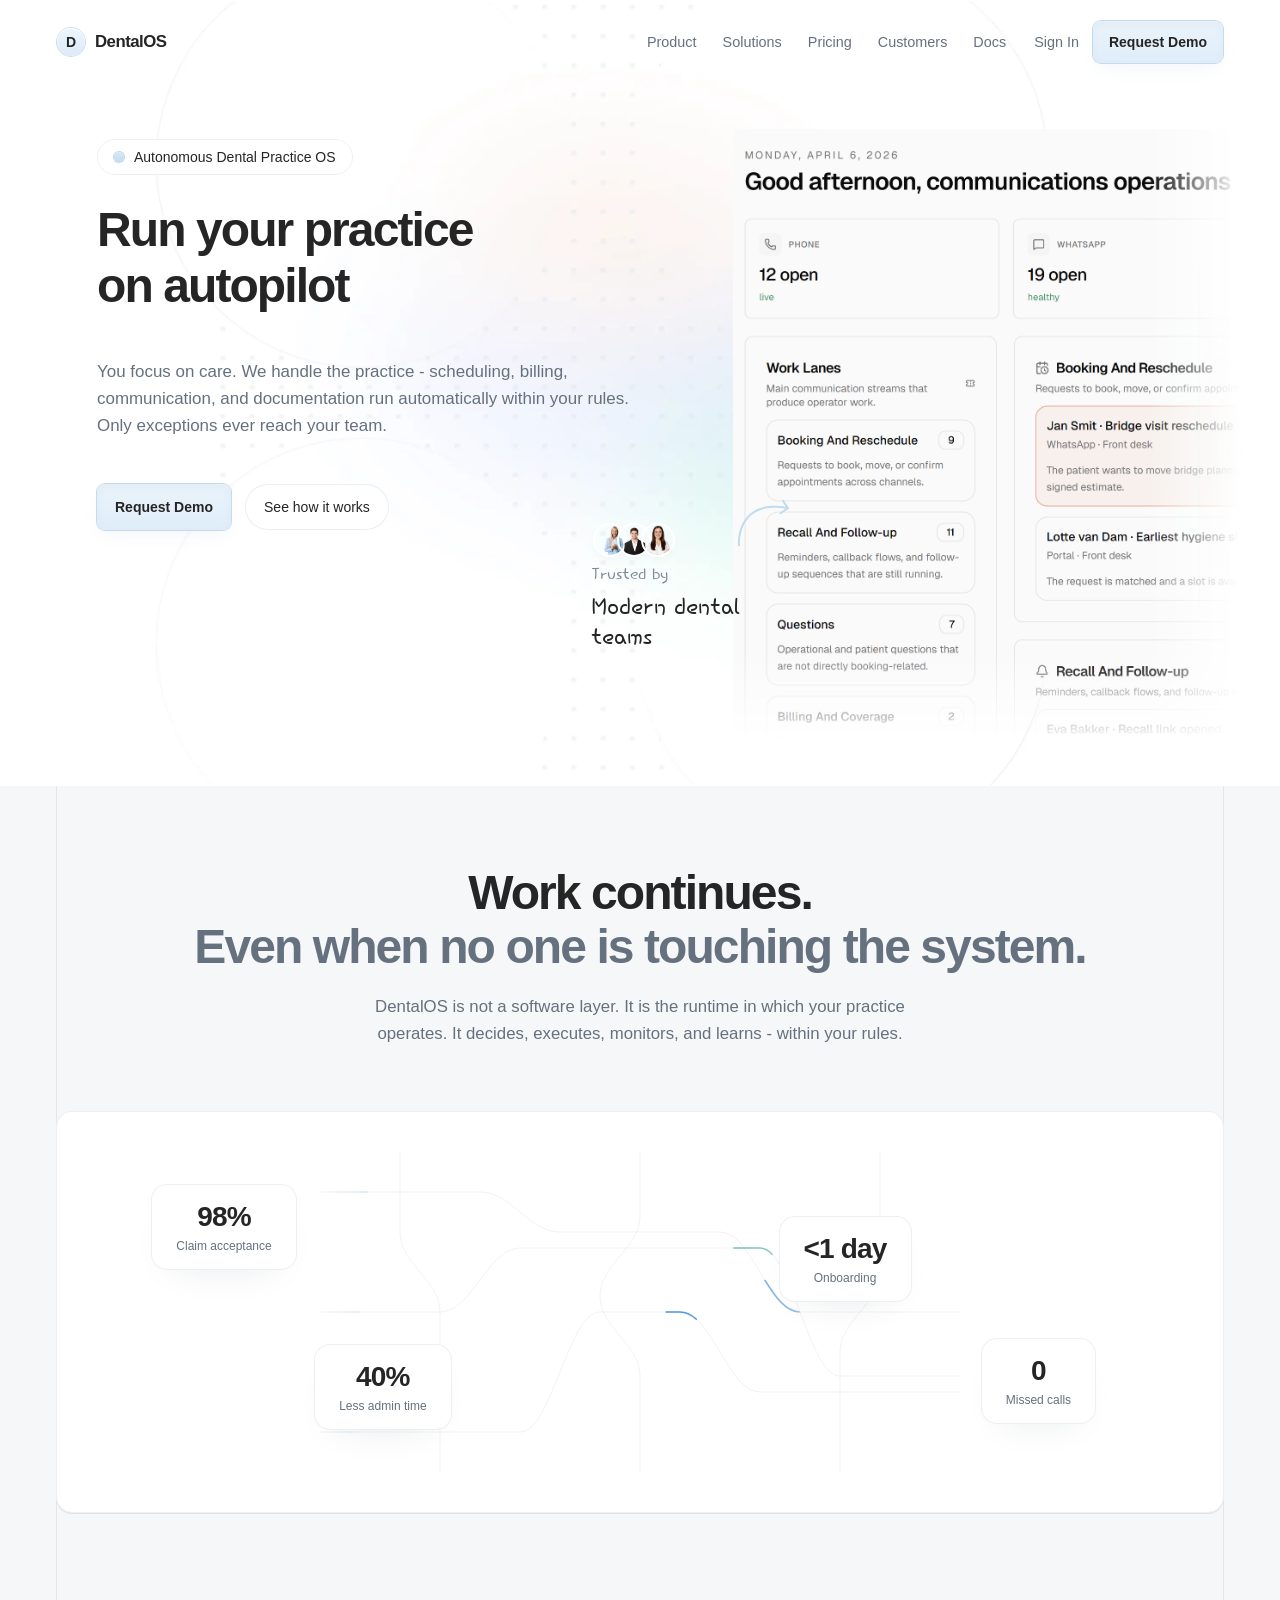
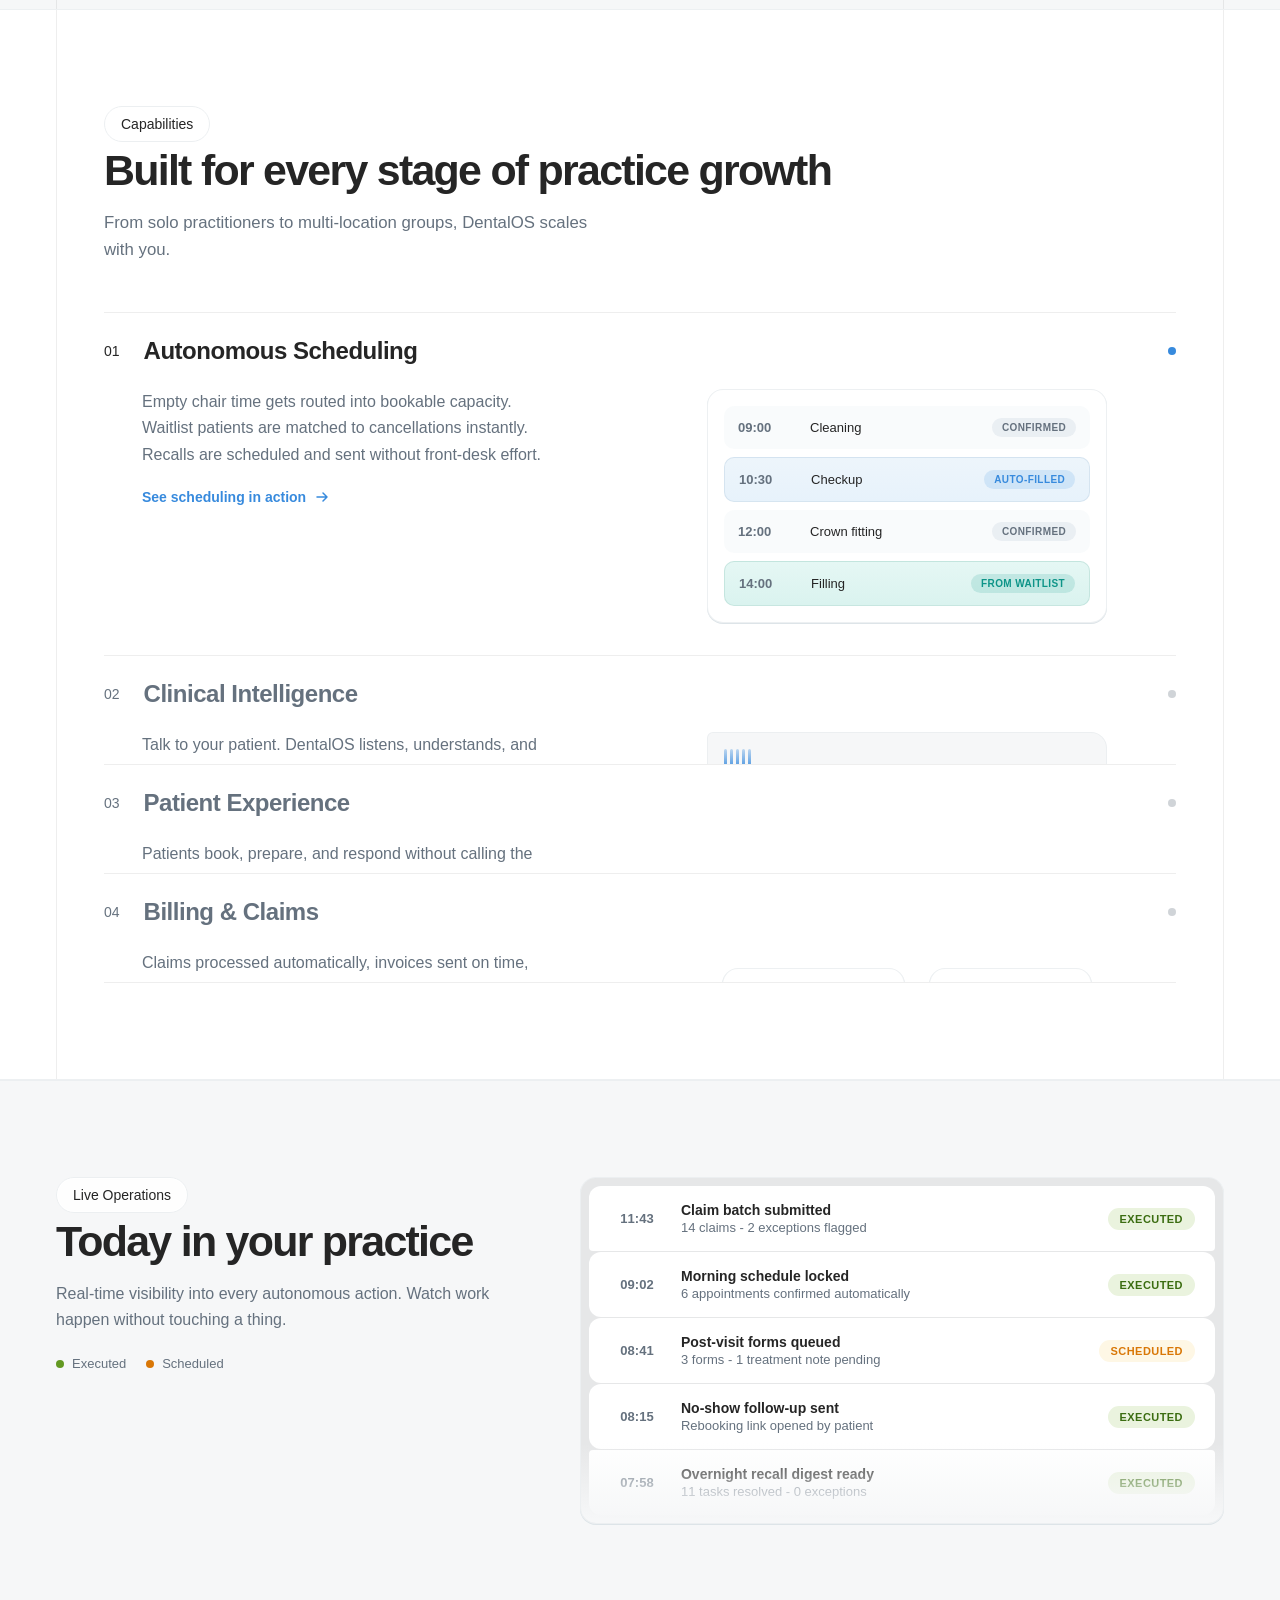
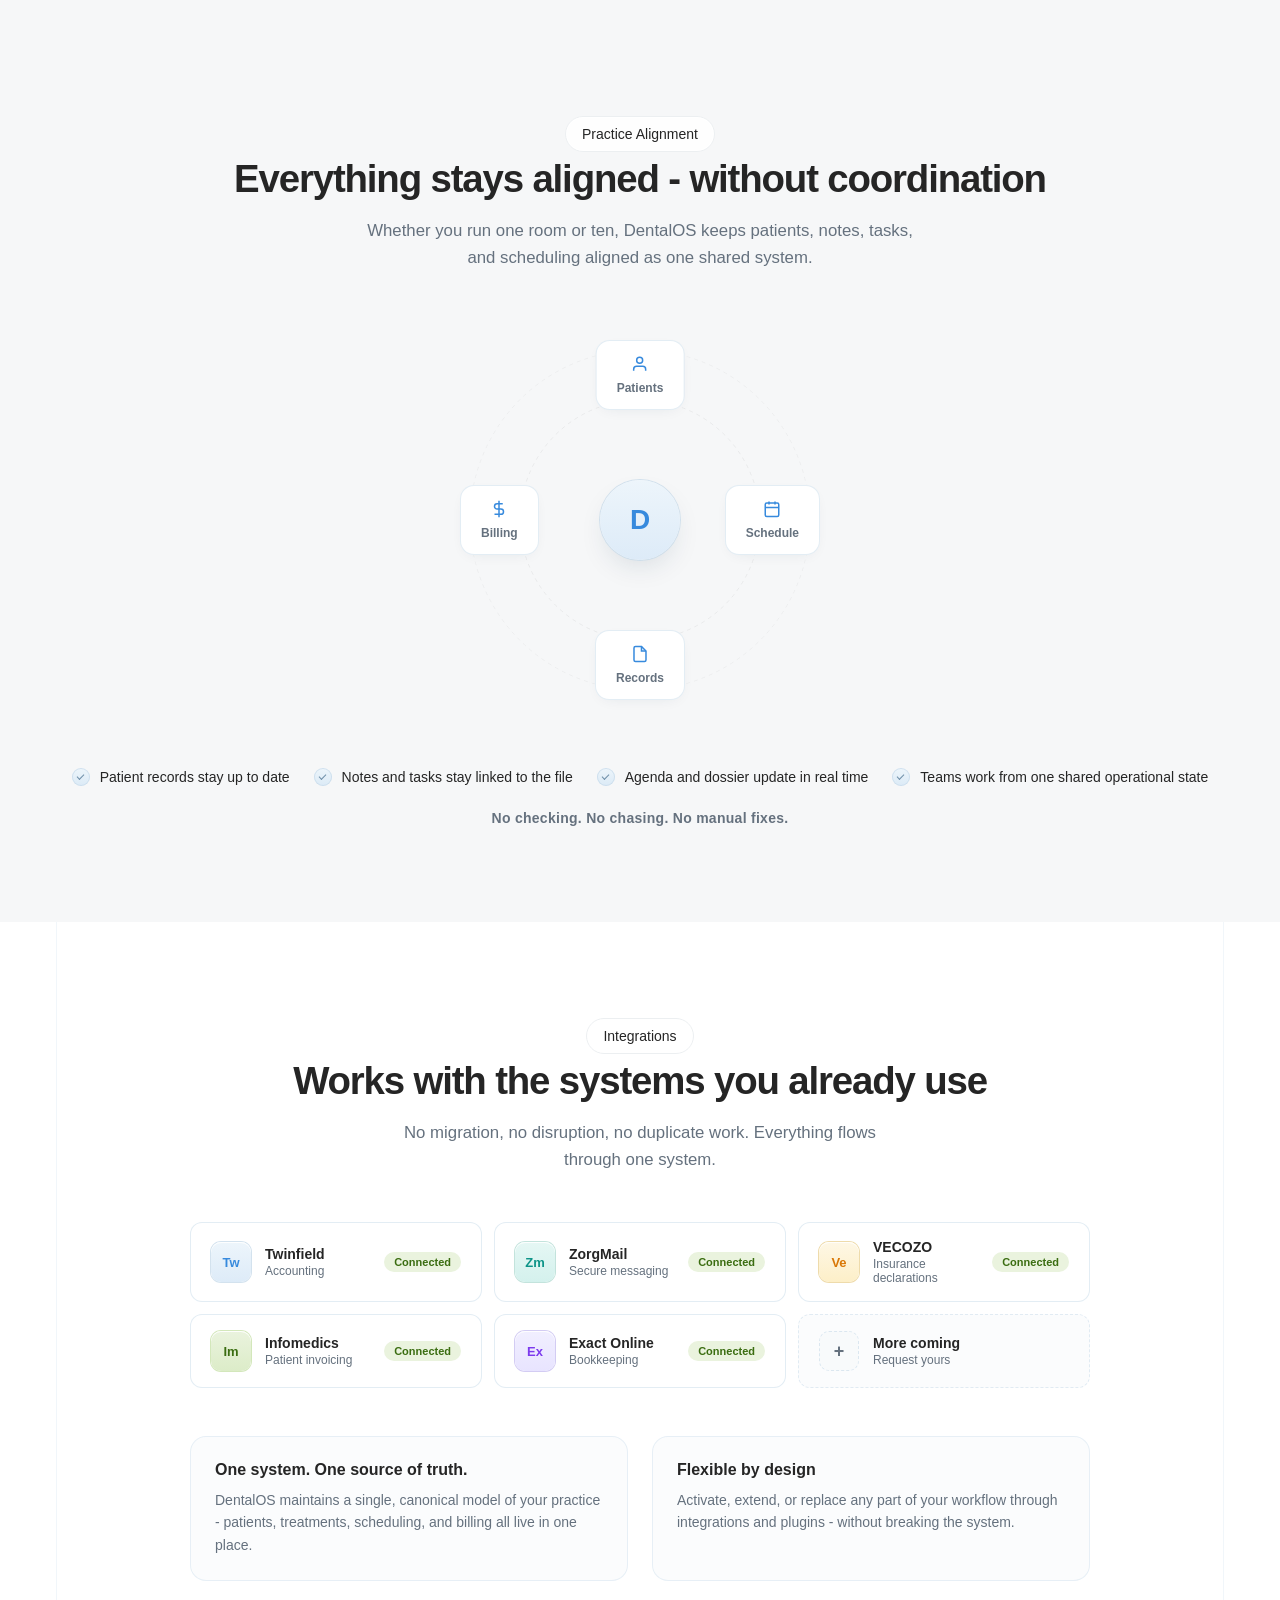
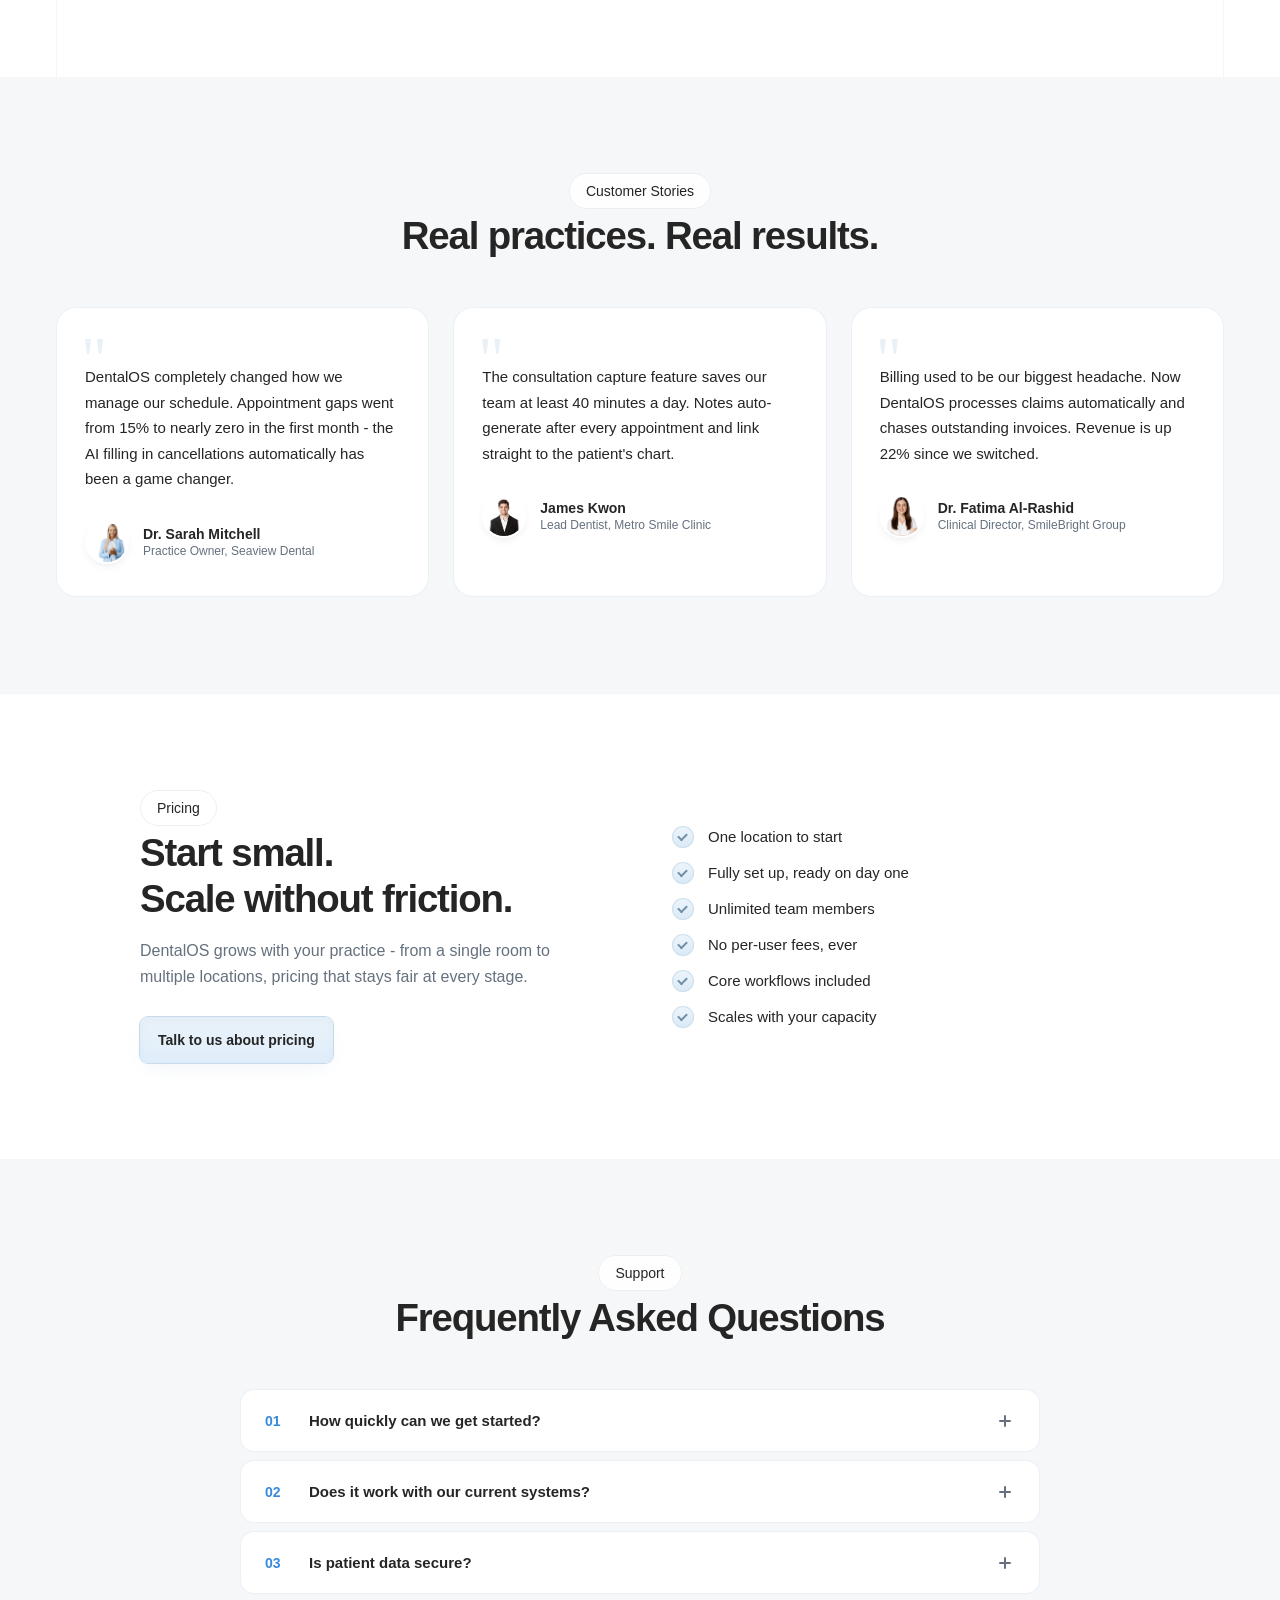
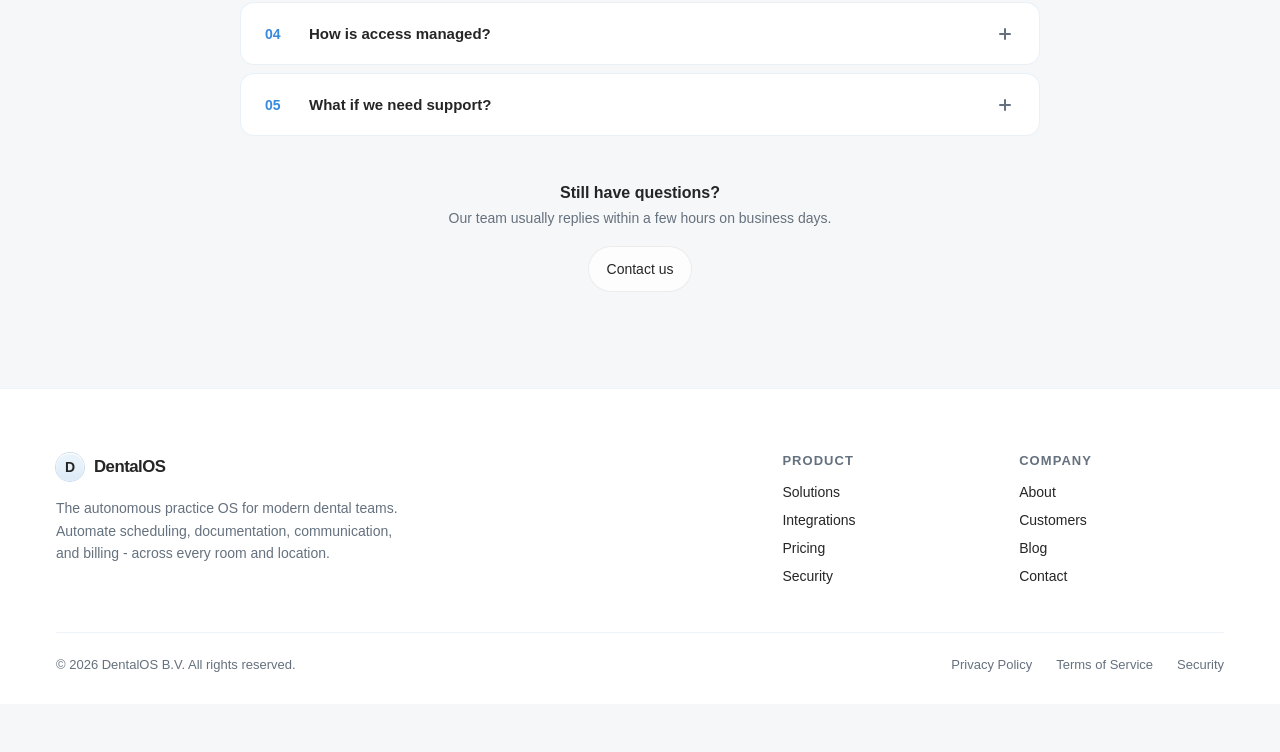
<file: index.html>
<!doctype html>
<html lang="en">
  <head>
    <meta charset="UTF-8" />
    <meta name="viewport" content="width=device-width, initial-scale=1.0" />
    <title>DentalOS - The Autonomous Practice Operating System</title>
    <meta
      name="description"
      content="Run your dental practice on autopilot. DentalOS handles scheduling, billing, communication, and documentation automatically. Only exceptions reach your team."
    />
    <link rel="icon" href="./favicon.ico" sizes="any" />
    <link rel="icon" href="./favicon.svg" type="image/svg+xml" />
    <link rel="preconnect" href="https://fonts.googleapis.com" />
    <link rel="preconnect" href="https://fonts.gstatic.com" crossorigin />
    <link rel="stylesheet" href="https://rsms.me/inter/inter.css" />
    <link
      rel="stylesheet"
      href="https://fonts.googleapis.com/css2?family=Hi+Melody&display=swap"
    />
    <link rel="stylesheet" href="./hero-preview.css" />
  </head>
  <body>
    <div class="hero-preview-page">
      <header class="topbar shell" data-topbar>
        <a class="brand" href="#" aria-label="DentalOS">
          <span class="brand-badge">D</span>
          <span class="brand-text">DentalOS</span>
        </a>

        <nav class="nav">
          <a href="#product">Product</a>
          <a href="#solutions">Solutions</a>
          <a href="#pricing">Pricing</a>
          <a href="#customers">Customers</a>
          <a href="./docs/">Docs</a>
        </nav>

        <div class="actions">
          <a class="login" href="#login">Sign In</a>
          <a class="primary-cta cta--no-icon" href="#demo">
            <span>Request Demo</span>
            <span>Request Demo</span>
          </a>
        </div>
      </header>

      <main class="hero-shell">
        <!-- HERO SECTION (PRESERVED) -->
        <section class="hero-card">
          <div class="hero-art" aria-hidden="true"></div>

          <div class="hero-inner">
            <div class="hero-copy">
              <div class="eyebrow-pill">
                <span class="eyebrow-pill__icon" aria-hidden="true"></span>
                <span>Autonomous Dental Practice OS</span>
              </div>

              <div class="headline" data-appear="hero" data-appear-order="0">
                <span class="headline-desktop-line">Run your practice</span>
                <span class="headline-desktop-line">on autopilot</span>
                <span class="headline-mobile-line">Run your practice</span>
                <span class="headline-mobile-line">on autopilot</span>
              </div>

              <p class="hero-description">
                You focus on care. We handle the practice - scheduling, billing, communication, 
                and documentation run automatically within your rules. Only exceptions ever reach your team.
              </p>

              <div class="hero-actions">
                <a class="primary-cta primary-cta--hero cta--no-icon" href="#demo">
                  <span>Request Demo</span>
                  <span>Request Demo</span>
                </a>

                <a class="secondary-cta" href="#how-it-works">See how it works</a>
              </div>
            </div>

            <div class="hero-visual">
              <div class="hero-callout">
                <img
                  class="hero-callout__arrow"
                  src="./images/droxy-ai/hero-arrow-right.svg"
                  alt=""
                  aria-hidden="true"
                />
                <div class="hero-callout__card">
                  <div class="hero-callout__avatars" aria-hidden="true">
                    <img src="./images/droxy-ai/Pp0V82v2jiZAOyulnuAEsCmv8.png" alt="" />
                    <img src="./images/droxy-ai/czuyHhAeU75b3z4IY1npDJyXlRg.png" alt="" />
                    <img src="./images/droxy-ai/TVyaTL93duwHQvHvsOuNzL2ck.png" alt="" />
                  </div>
                  <p>Trusted by</p>
                  <strong>Modern dental teams</strong>
                </div>
              </div>

              <div class="visual-panel">
                <div class="visual-shot">
                  <img
                    src="./images/droxy-ai/dashboardscreenshot.png"
                    alt="DentalOS dashboard preview"
                  />
                </div>
              </div>
            </div>
          </div>
        </section>

        <!-- ============================================
             PREMIUM SECTIONS START HERE
             ============================================ -->

        <!-- CONNECTOR PANEL SECTION - Animated Flow Lines -->
        <section class="connector-section" id="product">
          <div class="connector-section__border-left" aria-hidden="true"></div>
          <div class="connector-section__border-right" aria-hidden="true"></div>
          
          <div class="connector-shell">
            <div class="connector-header" data-appear>
              <h2 class="connector-title">
                Work continues.<br/>
                <span class="text-muted">Even when no one is touching the system.</span>
              </h2>
              <p class="connector-description">
                DentalOS is not a software layer. It is the runtime in which your practice operates.
                It decides, executes, monitors, and learns - within your rules.
              </p>
            </div>

            <!-- Animated Flow Panel -->
            <div class="connector-panel" data-appear>
              <div class="connector-panel__visual">
                <!-- SVG Animated Flow Lines -->
                <svg class="flow-svg" viewBox="0 0 800 400" fill="none" xmlns="http://www.w3.org/2000/svg">
                  <!-- Static base paths -->
                  <path d="M0 50H200C240 50 260 100 300 100H500C540 100 560 200 600 200H800" stroke="currentColor" stroke-opacity="0.08"/>
                  <path d="M0 200H150C190 200 210 120 250 120H550C590 120 610 280 650 280H800" stroke="currentColor" stroke-opacity="0.08"/>
                  <path d="M0 350H250C290 350 310 200 350 200H450C490 200 510 300 550 300H800" stroke="currentColor" stroke-opacity="0.08"/>
                  <path d="M100 0V100C100 140 150 160 150 200V400" stroke="currentColor" stroke-opacity="0.08"/>
                  <path d="M400 0V80C400 120 350 140 350 180C350 220 400 240 400 280V400" stroke="currentColor" stroke-opacity="0.08"/>
                  <path d="M700 0V150C700 190 650 210 650 250V400" stroke="currentColor" stroke-opacity="0.08"/>
                  
                  <!-- Animated flowing paths -->
                  <path d="M0 50H200C240 50 260 100 300 100H500C540 100 560 200 600 200H800" 
                        stroke="url(#flowGradient1)" 
                        stroke-width="2" 
                        stroke-linecap="round" 
                        stroke-dasharray="60 540" 
                        class="flow-path flow-path--1"/>
                  <path d="M0 200H150C190 200 210 120 250 120H550C590 120 610 280 650 280H800" 
                        stroke="url(#flowGradient2)" 
                        stroke-width="2" 
                        stroke-linecap="round" 
                        stroke-dasharray="50 500" 
                        class="flow-path flow-path--2"/>
                  <path d="M0 350H250C290 350 310 200 350 200H450C490 200 510 300 550 300H800" 
                        stroke="url(#flowGradient1)" 
                        stroke-width="2" 
                        stroke-linecap="round" 
                        stroke-dasharray="40 480" 
                        class="flow-path flow-path--3"/>
                  
                  <defs>
                    <linearGradient id="flowGradient1" x1="0%" y1="0%" x2="100%" y2="0%">
                      <stop offset="0%" stop-color="#378add" stop-opacity="0"/>
                      <stop offset="50%" stop-color="#378add" stop-opacity="1"/>
                      <stop offset="100%" stop-color="#378add" stop-opacity="0"/>
                    </linearGradient>
                    <linearGradient id="flowGradient2" x1="0%" y1="0%" x2="100%" y2="0%">
                      <stop offset="0%" stop-color="#0d9488" stop-opacity="0"/>
                      <stop offset="50%" stop-color="#0d9488" stop-opacity="0.8"/>
                      <stop offset="100%" stop-color="#0d9488" stop-opacity="0"/>
                    </linearGradient>
                  </defs>
                </svg>

                <!-- Floating Stat Nodes -->
                <div class="flow-node flow-node--1">
                  <div class="flow-node__value">98%</div>
                  <div class="flow-node__label">Claim acceptance</div>
                </div>
                <div class="flow-node flow-node--2">
                  <div class="flow-node__value">40%</div>
                  <div class="flow-node__label">Less admin time</div>
                </div>
                <div class="flow-node flow-node--3">
                  <div class="flow-node__value">&lt;1 day</div>
                  <div class="flow-node__label">Onboarding</div>
                </div>
                <div class="flow-node flow-node--4">
                  <div class="flow-node__value">0</div>
                  <div class="flow-node__label">Missed calls</div>
                </div>
              </div>
            </div>
          </div>
        </section>

        <!-- CAPABILITIES ACCORDION SECTION -->
        <section class="capabilities-section" id="solutions">
          <div class="capabilities-border-x" aria-hidden="true"></div>
          
          <div class="capabilities-shell">
            <div class="capabilities-header" data-appear>
              <span class="section-label">Capabilities</span>
              <h2 class="capabilities-title">Built for every stage of practice growth</h2>
              <p class="capabilities-description">
                From solo practitioners to multi-location groups, DentalOS scales with you.
              </p>
            </div>

            <div class="capabilities-accordion" data-appear>
              <!-- Accordion Item 1 -->
              <div class="accordion-item" data-expanded="true">
                <button class="accordion-trigger">
                  <span class="accordion-number">01</span>
                  <h3 class="accordion-heading">Autonomous Scheduling</h3>
                  <div class="accordion-indicator">
                    <span class="accordion-dot"></span>
                  </div>
                </button>
                <div class="accordion-content">
                  <div class="accordion-grid">
                    <div class="accordion-copy">
                      <p>Empty chair time gets routed into bookable capacity. Waitlist patients are matched to cancellations instantly. Recalls are scheduled and sent without front-desk effort.</p>
                      <a class="accordion-cta" href="#demo">
                        <span>See scheduling in action</span>
                        <svg width="16" height="16" viewBox="0 0 16 16" fill="none"><path d="M3 8h10M9 4l4 4-4 4" stroke="currentColor" stroke-width="1.5" stroke-linecap="round" stroke-linejoin="round"/></svg>
                      </a>
                    </div>
                    <div class="accordion-visual">
                      <div class="schedule-demo">
                        <div class="schedule-row schedule-row--filled">
                          <span class="schedule-time">09:00</span>
                          <span class="schedule-type">Cleaning</span>
                          <span class="schedule-status schedule-status--confirmed">Confirmed</span>
                        </div>
                        <div class="schedule-row schedule-row--auto">
                          <span class="schedule-time">10:30</span>
                          <span class="schedule-type">Checkup</span>
                          <span class="schedule-status schedule-status--auto">Auto-filled</span>
                        </div>
                        <div class="schedule-row schedule-row--filled">
                          <span class="schedule-time">12:00</span>
                          <span class="schedule-type">Crown fitting</span>
                          <span class="schedule-status schedule-status--confirmed">Confirmed</span>
                        </div>
                        <div class="schedule-row schedule-row--waitlist">
                          <span class="schedule-time">14:00</span>
                          <span class="schedule-type">Filling</span>
                          <span class="schedule-status schedule-status--waitlist">From waitlist</span>
                        </div>
                      </div>
                    </div>
                  </div>
                </div>
              </div>

              <!-- Accordion Item 2 -->
              <div class="accordion-item">
                <button class="accordion-trigger">
                  <span class="accordion-number">02</span>
                  <h3 class="accordion-heading">Clinical Intelligence</h3>
                  <div class="accordion-indicator">
                    <span class="accordion-dot"></span>
                  </div>
                </button>
                <div class="accordion-content">
                  <div class="accordion-grid">
                    <div class="accordion-copy">
                      <p>Talk to your patient. DentalOS listens, understands, and turns everything into structured output instantly. Clinical notes generated in real time, actions detected as you speak, referral letters drafted automatically.</p>
                      <a class="accordion-cta" href="#demo">
                        <span>Explore clinical features</span>
                        <svg width="16" height="16" viewBox="0 0 16 16" fill="none"><path d="M3 8h10M9 4l4 4-4 4" stroke="currentColor" stroke-width="1.5" stroke-linecap="round" stroke-linejoin="round"/></svg>
                      </a>
                    </div>
                    <div class="accordion-visual">
                      <div class="clinical-demo">
                        <div class="clinical-demo__speech">
                          <div class="speech-waves">
                            <span></span><span></span><span></span><span></span><span></span>
                          </div>
                          <p>"There's early decay on the lower right molar - let's book a filling in about three weeks."</p>
                        </div>
                        <div class="clinical-demo__action">
                          <div class="action-icon-wrapper">
                            <svg width="16" height="16" viewBox="0 0 24 24" fill="none" stroke="currentColor" stroke-width="2"><rect x="3" y="4" width="18" height="18" rx="2" ry="2"></rect><line x1="16" y1="2" x2="16" y2="6"></line><line x1="8" y1="2" x2="8" y2="6"></line></svg>
                          </div>
                          <div class="action-text">
                            <strong>Schedule appointment detected</strong>
                            <span>Filling - Lower right molar - 20 min</span>
                          </div>
                          <span class="action-check"></span>
                        </div>
                      </div>
                    </div>
                  </div>
                </div>
              </div>

              <!-- Accordion Item 3 -->
              <div class="accordion-item">
                <button class="accordion-trigger">
                  <span class="accordion-number">03</span>
                  <h3 class="accordion-heading">Patient Experience</h3>
                  <div class="accordion-indicator">
                    <span class="accordion-dot"></span>
                  </div>
                </button>
                <div class="accordion-content">
                  <div class="accordion-grid">
                    <div class="accordion-copy">
                      <p>Patients book, prepare, and respond without calling the front desk. Online booking, digital intake before visits, WhatsApp reminders, and AI summaries of incoming calls - all automated.</p>
                      <a class="accordion-cta" href="#demo">
                        <span>See patient journey</span>
                        <svg width="16" height="16" viewBox="0 0 16 16" fill="none"><path d="M3 8h10M9 4l4 4-4 4" stroke="currentColor" stroke-width="1.5" stroke-linecap="round" stroke-linejoin="round"/></svg>
                      </a>
                    </div>
                    <div class="accordion-visual">
                      <div class="journey-demo">
                        <div class="journey-step-new">
                          <span class="journey-marker">1</span>
                          <span class="journey-label">Booking confirmed</span>
                        </div>
                        <div class="journey-line"></div>
                        <div class="journey-step-new">
                          <span class="journey-marker">2</span>
                          <span class="journey-label">Intake sent</span>
                        </div>
                        <div class="journey-line"></div>
                        <div class="journey-step-new journey-step-new--active">
                          <span class="journey-marker">3</span>
                          <span class="journey-label">Reminder delivered</span>
                        </div>
                        <div class="journey-line"></div>
                        <div class="journey-step-new">
                          <span class="journey-marker">4</span>
                          <span class="journey-label">Ready for visit</span>
                        </div>
                      </div>
                    </div>
                  </div>
                </div>
              </div>

              <!-- Accordion Item 4 -->
              <div class="accordion-item">
                <button class="accordion-trigger">
                  <span class="accordion-number">04</span>
                  <h3 class="accordion-heading">Billing & Claims</h3>
                  <div class="accordion-indicator">
                    <span class="accordion-dot"></span>
                  </div>
                </button>
                <div class="accordion-content">
                  <div class="accordion-grid">
                    <div class="accordion-copy">
                      <p>Claims processed automatically, invoices sent on time, and outstanding payments chased without manual intervention. Insurance declarations flow directly to VECOZO, accounting syncs with Twinfield.</p>
                      <a class="accordion-cta" href="#demo">
                        <span>Learn about billing</span>
                        <svg width="16" height="16" viewBox="0 0 16 16" fill="none"><path d="M3 8h10M9 4l4 4-4 4" stroke="currentColor" stroke-width="1.5" stroke-linecap="round" stroke-linejoin="round"/></svg>
                      </a>
                    </div>
                    <div class="accordion-visual">
                      <div class="billing-demo">
                        <div class="billing-stat">
                          <span class="billing-stat__value">98%</span>
                          <span class="billing-stat__label">First-pass acceptance</span>
                        </div>
                        <div class="billing-stat">
                          <span class="billing-stat__value">+22%</span>
                          <span class="billing-stat__label">Revenue increase</span>
                        </div>
                      </div>
                    </div>
                  </div>
                </div>
              </div>
            </div>
          </div>
        </section>

        <!-- LIVE FEED SECTION - Premium Scrolling Feed -->
        <section class="livefeed-section">
          <div class="livefeed-shell">
            <div class="livefeed-layout" data-appear>
              <div class="livefeed-copy">
                <span class="section-label">Live Operations</span>
                <h2 class="livefeed-title">Today in your practice</h2>
                <p class="livefeed-description">
                  Real-time visibility into every autonomous action. 
                  Watch work happen without touching a thing.
                </p>
                <div class="livefeed-legend">
                  <div class="legend-item">
                    <span class="legend-dot legend-dot--executed"></span>
                    <span>Executed</span>
                  </div>
                  <div class="legend-item">
                    <span class="legend-dot legend-dot--scheduled"></span>
                    <span>Scheduled</span>
                  </div>
                </div>
              </div>
              
              <div class="livefeed-panel">
                <div class="livefeed-mask"></div>
                <div class="livefeed-scroll">
                  <div class="feed-entry">
                    <span class="feed-entry__time">11:43</span>
                    <div class="feed-entry__content">
                      <strong>Claim batch submitted</strong>
                      <span>14 claims - 2 exceptions flagged</span>
                    </div>
                    <span class="feed-entry__status feed-entry__status--executed">Executed</span>
                  </div>
                  <div class="feed-entry">
                    <span class="feed-entry__time">09:02</span>
                    <div class="feed-entry__content">
                      <strong>Morning schedule locked</strong>
                      <span>6 appointments confirmed automatically</span>
                    </div>
                    <span class="feed-entry__status feed-entry__status--executed">Executed</span>
                  </div>
                  <div class="feed-entry">
                    <span class="feed-entry__time">08:41</span>
                    <div class="feed-entry__content">
                      <strong>Post-visit forms queued</strong>
                      <span>3 forms - 1 treatment note pending</span>
                    </div>
                    <span class="feed-entry__status feed-entry__status--scheduled">Scheduled</span>
                  </div>
                  <div class="feed-entry">
                    <span class="feed-entry__time">08:15</span>
                    <div class="feed-entry__content">
                      <strong>No-show follow-up sent</strong>
                      <span>Rebooking link opened by patient</span>
                    </div>
                    <span class="feed-entry__status feed-entry__status--executed">Executed</span>
                  </div>
                  <div class="feed-entry">
                    <span class="feed-entry__time">07:58</span>
                    <div class="feed-entry__content">
                      <strong>Overnight recall digest ready</strong>
                      <span>11 tasks resolved - 0 exceptions</span>
                    </div>
                    <span class="feed-entry__status feed-entry__status--executed">Executed</span>
                  </div>
                </div>
              </div>
            </div>
          </div>
        </section>

        <!-- ALIGNMENT SECTION - Central Hub Visual -->
        <section class="alignment-new-section">
          <div class="alignment-new-shell">
            <div class="alignment-new-content" data-appear>
              <div class="alignment-new-header">
                <span class="section-label">Practice Alignment</span>
                <h2 class="alignment-new-title">Everything stays aligned - without coordination</h2>
                <p class="alignment-new-description">
                  Whether you run one room or ten, DentalOS keeps patients, notes, tasks, 
                  and scheduling aligned as one shared system.
                </p>
              </div>

              <div class="alignment-hub-visual">
                <svg class="hub-svg" viewBox="0 0 400 400" fill="none" xmlns="http://www.w3.org/2000/svg">
                  <!-- Orbital rings -->
                  <circle cx="200" cy="200" r="120" stroke="currentColor" stroke-opacity="0.06" stroke-dasharray="4 4"/>
                  <circle cx="200" cy="200" r="170" stroke="currentColor" stroke-opacity="0.04" stroke-dasharray="4 4"/>
                  
                  <!-- Animated connection lines -->
                  <line x1="200" y1="200" x2="200" y2="80" stroke="url(#hubGrad)" stroke-width="2" class="hub-line hub-line--1"/>
                  <line x1="200" y1="200" x2="320" y2="200" stroke="url(#hubGrad)" stroke-width="2" class="hub-line hub-line--2"/>
                  <line x1="200" y1="200" x2="200" y2="320" stroke="url(#hubGrad)" stroke-width="2" class="hub-line hub-line--3"/>
                  <line x1="200" y1="200" x2="80" y2="200" stroke="url(#hubGrad)" stroke-width="2" class="hub-line hub-line--4"/>
                  
                  <defs>
                    <linearGradient id="hubGrad" x1="0%" y1="0%" x2="100%" y2="0%">
                      <stop offset="0%" stop-color="#378add" stop-opacity="0.1"/>
                      <stop offset="100%" stop-color="#378add" stop-opacity="0.6"/>
                    </linearGradient>
                  </defs>
                </svg>

                <!-- Central Hub -->
                <div class="hub-center">
                  <span class="hub-logo">D</span>
                </div>

                <!-- Orbiting Nodes -->
                <div class="hub-node hub-node--top">
                  <svg width="18" height="18" viewBox="0 0 24 24" fill="none" stroke="currentColor" stroke-width="2"><path d="M20 21v-2a4 4 0 0 0-4-4H8a4 4 0 0 0-4 4v2"></path><circle cx="12" cy="7" r="4"></circle></svg>
                  <span>Patients</span>
                </div>
                <div class="hub-node hub-node--right">
                  <svg width="18" height="18" viewBox="0 0 24 24" fill="none" stroke="currentColor" stroke-width="2"><rect x="3" y="4" width="18" height="18" rx="2" ry="2"></rect><line x1="16" y1="2" x2="16" y2="6"></line><line x1="8" y1="2" x2="8" y2="6"></line><line x1="3" y1="10" x2="21" y2="10"></line></svg>
                  <span>Schedule</span>
                </div>
                <div class="hub-node hub-node--bottom">
                  <svg width="18" height="18" viewBox="0 0 24 24" fill="none" stroke="currentColor" stroke-width="2"><path d="M14 2H6a2 2 0 0 0-2 2v16a2 2 0 0 0 2 2h12a2 2 0 0 0 2-2V8z"></path><polyline points="14 2 14 8 20 8"></polyline></svg>
                  <span>Records</span>
                </div>
                <div class="hub-node hub-node--left">
                  <svg width="18" height="18" viewBox="0 0 24 24" fill="none" stroke="currentColor" stroke-width="2"><line x1="12" y1="1" x2="12" y2="23"></line><path d="M17 5H9.5a3.5 3.5 0 0 0 0 7h5a3.5 3.5 0 0 1 0 7H6"></path></svg>
                  <span>Billing</span>
                </div>
              </div>

              <div class="alignment-features">
                <div class="alignment-feature">
                  <span class="feature-check"></span>
                  <span>Patient records stay up to date</span>
                </div>
                <div class="alignment-feature">
                  <span class="feature-check"></span>
                  <span>Notes and tasks stay linked to the file</span>
                </div>
                <div class="alignment-feature">
                  <span class="feature-check"></span>
                  <span>Agenda and dossier update in real time</span>
                </div>
                <div class="alignment-feature">
                  <span class="feature-check"></span>
                  <span>Teams work from one shared operational state</span>
                </div>
              </div>

              <p class="alignment-tagline-new">No checking. No chasing. No manual fixes.</p>
            </div>
          </div>
        </section>

        <!-- INTEGRATIONS SECTION - Premium Grid -->
        <section class="integrations-new-section" id="integrations">
          <div class="integrations-new-border" aria-hidden="true"></div>
          
          <div class="integrations-new-shell">
            <div class="integrations-new-header" data-appear>
              <span class="section-label">Integrations</span>
              <h2 class="integrations-new-title">Works with the systems you already use</h2>
              <p class="integrations-new-description">
                No migration, no disruption, no duplicate work. Everything flows through one system.
              </p>
            </div>

            <div class="integrations-new-grid" data-appear>
              <div class="integration-new-card">
                <div class="integration-new-icon">Tw</div>
                <div class="integration-new-info">
                  <strong>Twinfield</strong>
                  <span>Accounting</span>
                </div>
                <span class="integration-new-status">Connected</span>
              </div>
              <div class="integration-new-card">
                <div class="integration-new-icon integration-new-icon--teal">Zm</div>
                <div class="integration-new-info">
                  <strong>ZorgMail</strong>
                  <span>Secure messaging</span>
                </div>
                <span class="integration-new-status">Connected</span>
              </div>
              <div class="integration-new-card">
                <div class="integration-new-icon integration-new-icon--amber">Ve</div>
                <div class="integration-new-info">
                  <strong>VECOZO</strong>
                  <span>Insurance declarations</span>
                </div>
                <span class="integration-new-status">Connected</span>
              </div>
              <div class="integration-new-card">
                <div class="integration-new-icon integration-new-icon--green">Im</div>
                <div class="integration-new-info">
                  <strong>Infomedics</strong>
                  <span>Patient invoicing</span>
                </div>
                <span class="integration-new-status">Connected</span>
              </div>
              <div class="integration-new-card">
                <div class="integration-new-icon integration-new-icon--violet">Ex</div>
                <div class="integration-new-info">
                  <strong>Exact Online</strong>
                  <span>Bookkeeping</span>
                </div>
                <span class="integration-new-status">Connected</span>
              </div>
              <div class="integration-new-card integration-new-card--ghost">
                <div class="integration-new-icon integration-new-icon--ghost">+</div>
                <div class="integration-new-info">
                  <strong>More coming</strong>
                  <span>Request yours</span>
                </div>
              </div>
            </div>

            <div class="integrations-principles" data-appear>
              <div class="principle-card">
                <h4>One system. One source of truth.</h4>
                <p>DentalOS maintains a single, canonical model of your practice - patients, treatments, scheduling, and billing all live in one place.</p>
              </div>
              <div class="principle-card">
                <h4>Flexible by design</h4>
                <p>Activate, extend, or replace any part of your workflow through integrations and plugins - without breaking the system.</p>
              </div>
            </div>
          </div>
        </section>

        <!-- TESTIMONIALS SECTION -->
        <section class="testimonials-new-section" id="customers">
          <div class="testimonials-new-shell">
            <div class="testimonials-new-header" data-appear>
              <span class="section-label">Customer Stories</span>
              <h2 class="testimonials-new-title">Real practices. Real results.</h2>
            </div>

            <div class="testimonials-new-grid" data-appear>
              <article class="testimonial-new-card">
                <div class="testimonial-quote-mark">"</div>
                <blockquote>
                  DentalOS completely changed how we manage our schedule. Appointment gaps went from 15% to nearly zero in the first month - the AI filling in cancellations automatically has been a game changer.
                </blockquote>
                <div class="testimonial-new-author">
                  <img src="./images/droxy-ai/Pp0V82v2jiZAOyulnuAEsCmv8.png" alt="Dr. Sarah Mitchell" />
                  <div>
                    <strong>Dr. Sarah Mitchell</strong>
                    <span>Practice Owner, Seaview Dental</span>
                  </div>
                </div>
              </article>

              <article class="testimonial-new-card">
                <div class="testimonial-quote-mark">"</div>
                <blockquote>
                  The consultation capture feature saves our team at least 40 minutes a day. Notes auto-generate after every appointment and link straight to the patient's chart.
                </blockquote>
                <div class="testimonial-new-author">
                  <img src="./images/droxy-ai/czuyHhAeU75b3z4IY1npDJyXlRg.png" alt="James Kwon" />
                  <div>
                    <strong>James Kwon</strong>
                    <span>Lead Dentist, Metro Smile Clinic</span>
                  </div>
                </div>
              </article>

              <article class="testimonial-new-card">
                <div class="testimonial-quote-mark">"</div>
                <blockquote>
                  Billing used to be our biggest headache. Now DentalOS processes claims automatically and chases outstanding invoices. Revenue is up 22% since we switched.
                </blockquote>
                <div class="testimonial-new-author">
                  <img src="./images/droxy-ai/TVyaTL93duwHQvHvsOuNzL2ck.png" alt="Dr. Fatima Al-Rashid" />
                  <div>
                    <strong>Dr. Fatima Al-Rashid</strong>
                    <span>Clinical Director, SmileBright Group</span>
                  </div>
                </div>
              </article>
            </div>
          </div>
        </section>

        <!-- PRICING SECTION -->
        <section class="pricing-new-section" id="pricing">
          <div class="pricing-new-shell">
            <div class="pricing-new-content" data-appear>
              <div class="pricing-new-copy">
                <span class="section-label">Pricing</span>
                <h2 class="pricing-new-title">Start small.<br/>Scale without friction.</h2>
                <p class="pricing-new-description">
                  DentalOS grows with your practice - from a single room to multiple locations, 
                  pricing that stays fair at every stage.
                </p>
                <a class="primary-cta primary-cta--hero" href="#demo">
                  <span>Talk to us about pricing</span>
                  <span>Talk to us about pricing</span>
                </a>
              </div>
              
              <div class="pricing-new-features">
                <div class="pricing-feature-row">
                  <span class="pricing-check"></span>
                  <span>One location to start</span>
                </div>
                <div class="pricing-feature-row">
                  <span class="pricing-check"></span>
                  <span>Fully set up, ready on day one</span>
                </div>
                <div class="pricing-feature-row">
                  <span class="pricing-check"></span>
                  <span>Unlimited team members</span>
                </div>
                <div class="pricing-feature-row">
                  <span class="pricing-check"></span>
                  <span>No per-user fees, ever</span>
                </div>
                <div class="pricing-feature-row">
                  <span class="pricing-check"></span>
                  <span>Core workflows included</span>
                </div>
                <div class="pricing-feature-row">
                  <span class="pricing-check"></span>
                  <span>Scales with your capacity</span>
                </div>
              </div>
            </div>
          </div>
        </section>

        <!-- FAQ SECTION -->
        <section class="faq-new-section" id="support">
          <div class="faq-new-shell">
            <div class="faq-new-header" data-appear>
              <span class="section-label">Support</span>
              <h2 class="faq-new-title">Frequently Asked Questions</h2>
            </div>

            <div class="faq-new-grid" data-appear>
              <details class="faq-new-item">
                <summary>
                  <span class="faq-new-number">01</span>
                  <span class="faq-new-question">How quickly can we get started?</span>
                  <span class="faq-new-icon"></span>
                </summary>
                <p>Most practices are live within one working day. We handle setup, data import, and configuration.</p>
              </details>

              <details class="faq-new-item">
                <summary>
                  <span class="faq-new-number">02</span>
                  <span class="faq-new-question">Does it work with our current systems?</span>
                  <span class="faq-new-icon"></span>
                </summary>
                <p>Yes, DentalOS is built to integrate with your existing accounting, messaging, and insurance systems.</p>
              </details>

              <details class="faq-new-item">
                <summary>
                  <span class="faq-new-number">03</span>
                  <span class="faq-new-question">Is patient data secure?</span>
                  <span class="faq-new-icon"></span>
                </summary>
                <p>Patient data is encrypted in transit and at rest, access can be scoped by role, and workflow activity is logged for traceability.</p>
              </details>

              <details class="faq-new-item">
                <summary>
                  <span class="faq-new-number">04</span>
                  <span class="faq-new-question">How is access managed?</span>
                  <span class="faq-new-icon"></span>
                </summary>
                <p>Practices can define role-based access and keep a clear audit trail across clinical and operational workflows.</p>
              </details>

              <details class="faq-new-item">
                <summary>
                  <span class="faq-new-number">05</span>
                  <span class="faq-new-question">What if we need support?</span>
                  <span class="faq-new-icon"></span>
                </summary>
                <p>Our dedicated support team is available via chat and phone to help you with any questions or issues.</p>
              </details>
            </div>

            <div class="faq-new-cta" data-appear>
              <p>Still have questions?</p>
              <span>Our team usually replies within a few hours on business days.</span>
              <a class="secondary-cta" href="#contact">Contact us</a>
            </div>
          </div>
        </section>

        <!-- FOOTER -->
        <footer class="site-footer-new">
          <div class="footer-new-shell">
            <div class="footer-new-main">
              <div class="footer-new-brand">
                <a class="brand" href="#" aria-label="DentalOS">
                  <span class="brand-badge">D</span>
                  <span class="brand-text">DentalOS</span>
                </a>
                <p>The autonomous practice OS for modern dental teams. Automate scheduling, documentation, communication, and billing - across every room and location.</p>
              </div>

              <div class="footer-new-links">
                <div class="footer-new-col">
                  <h4>Product</h4>
                  <a href="#solutions">Solutions</a>
                  <a href="#integrations">Integrations</a>
                  <a href="#pricing">Pricing</a>
                  <a href="#security">Security</a>
                </div>
                <div class="footer-new-col">
                  <h4>Company</h4>
                  <a href="#about">About</a>
                  <a href="#customers">Customers</a>
                  <a href="#blog">Blog</a>
                  <a href="#contact">Contact</a>
                </div>
              </div>
            </div>

            <div class="footer-new-bottom">
              <span>&copy; 2026 DentalOS B.V. All rights reserved.</span>
              <div class="footer-new-legal">
                <a href="#privacy">Privacy Policy</a>
                <a href="#terms">Terms of Service</a>
                <a href="#security">Security</a>
              </div>
            </div>
          </div>
        </footer>
      </main>
    </div>
    <script type="module" src="./hero-preview.js"></script>
  </body>
</html>
</file>
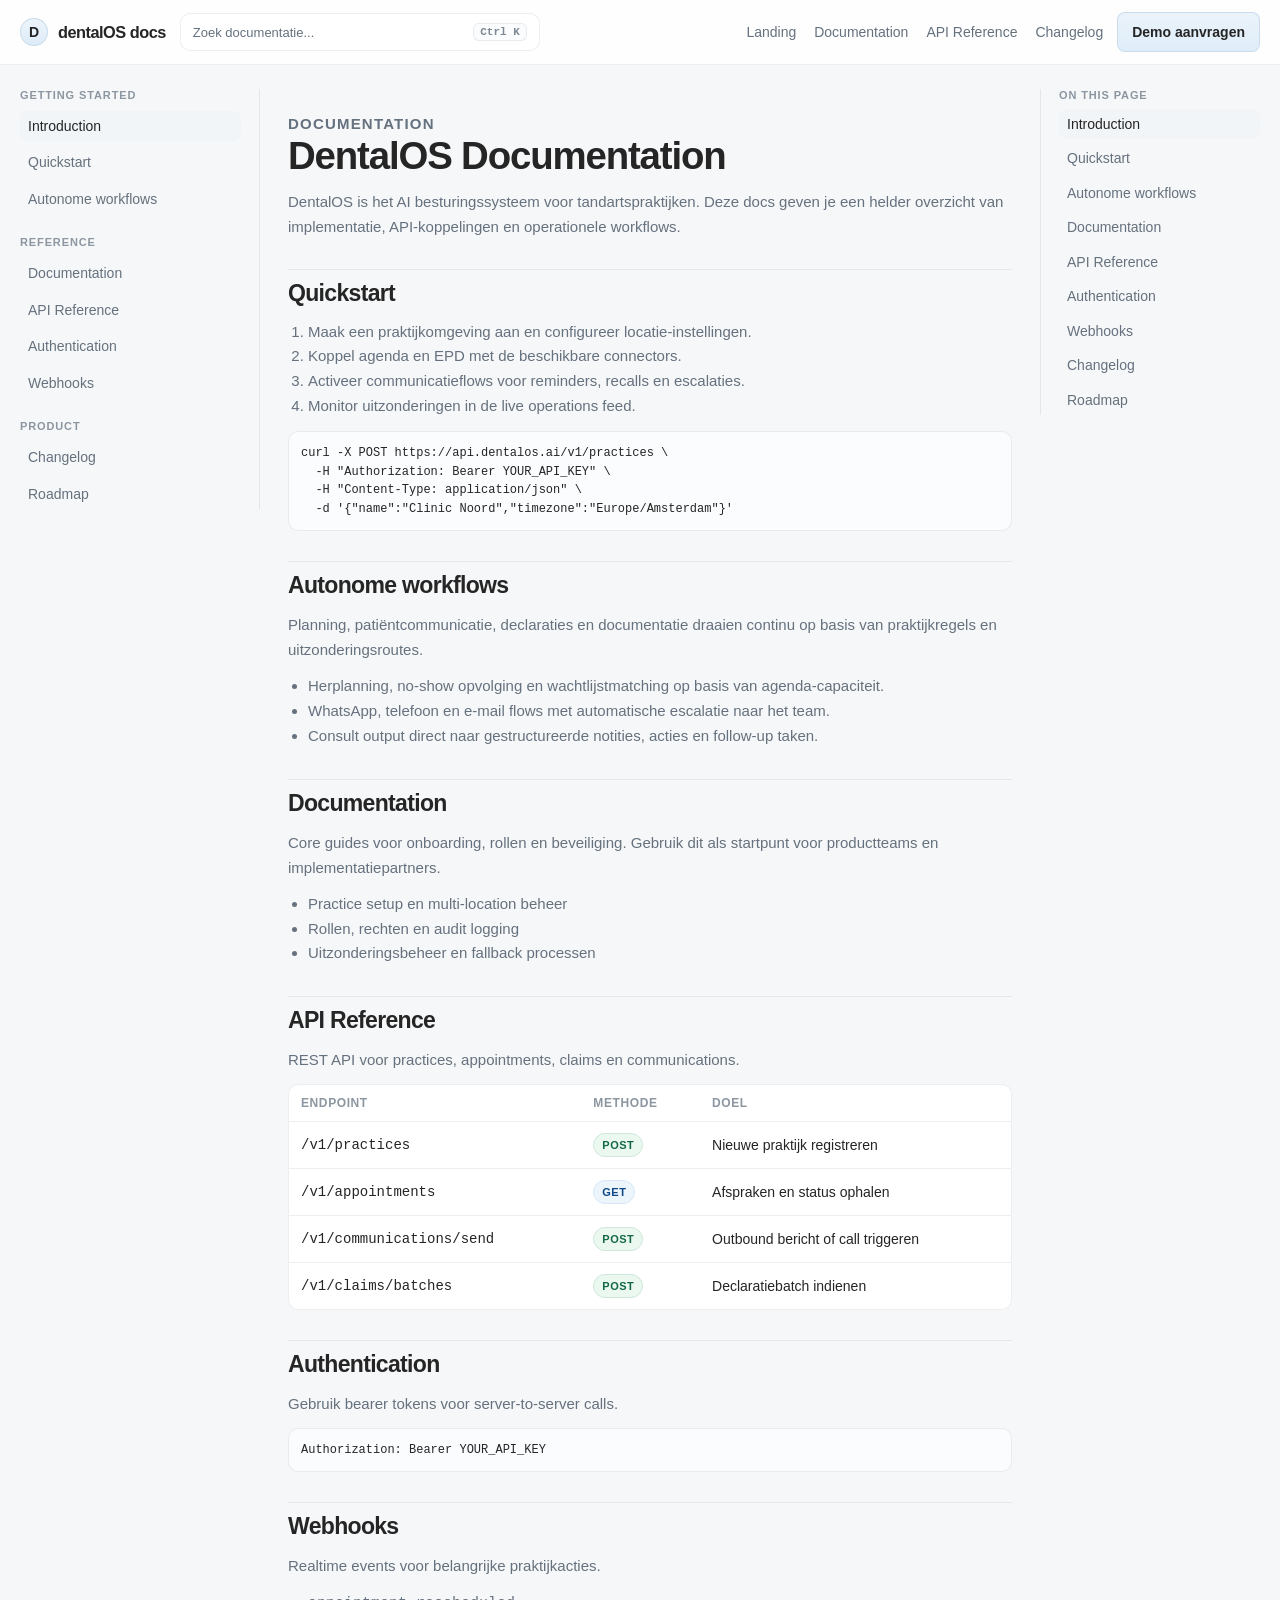
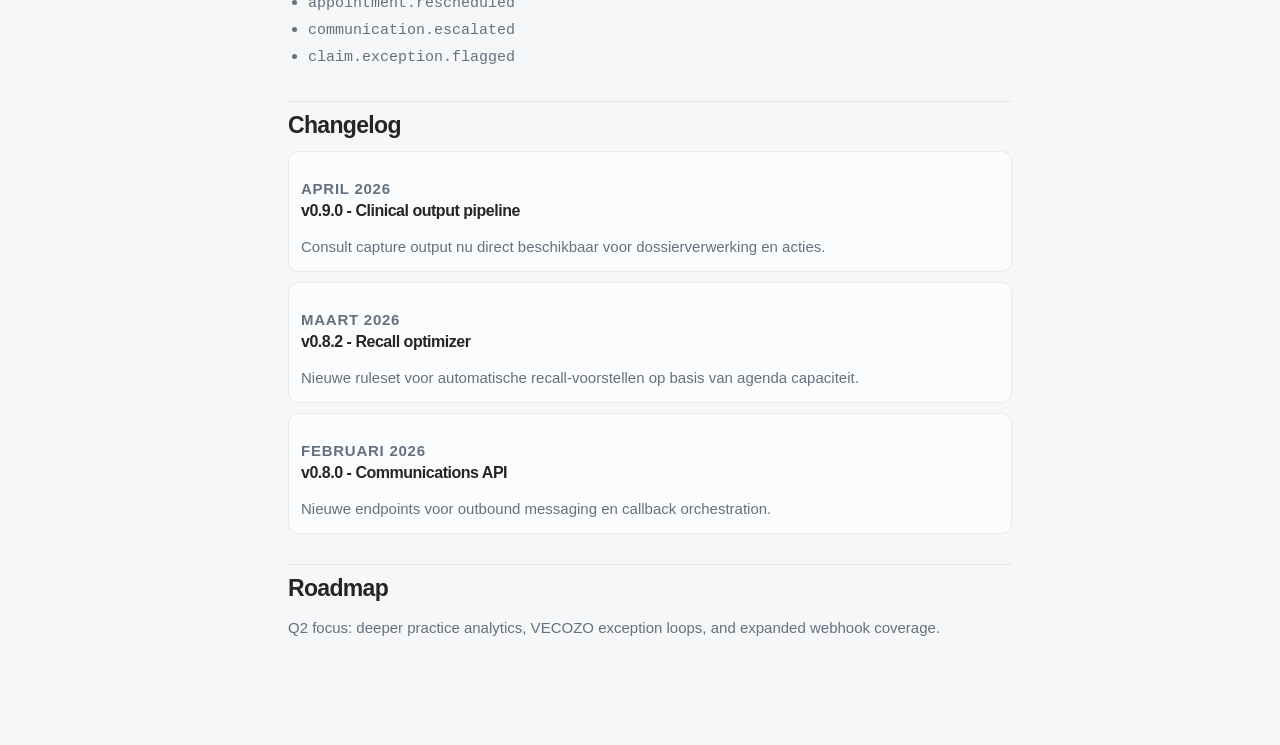
<file: docs/index.html>
<!doctype html>
<html lang="nl">
  <head>
    <meta charset="UTF-8" />
    <meta name="viewport" content="width=device-width, initial-scale=1.0" />
    <title>DentalOS Docs</title>
    <meta
      name="description"
      content="DentalOS documentatie, API reference en changelog."
    />
    <link rel="preconnect" href="https://fonts.googleapis.com" />
    <link rel="preconnect" href="https://fonts.gstatic.com" crossorigin />
    <link rel="stylesheet" href="https://rsms.me/inter/inter.css" />
    <link rel="icon" href="../favicon.ico" sizes="any" />
    <link rel="icon" href="../favicon.svg" type="image/svg+xml" />
    <link rel="stylesheet" href="./docs.css" />
  </head>
  <body>
    <div class="docs-page">
      <header class="docs-topbar">
        <div class="docs-topbar__inner">
          <a class="docs-brand" href="../" aria-label="DentalOS home">
            <span class="docs-brand__badge">D</span>
            <span class="docs-brand__text">dentalOS docs</span>
          </a>

          <button class="docs-search" type="button" aria-label="Zoeken in docs">
            <span>Zoek documentatie...</span>
            <kbd>Ctrl K</kbd>
          </button>

          <nav class="docs-topnav">
            <a href="../">Landing</a>
            <a href="#documentation">Documentation</a>
            <a href="#api-reference">API Reference</a>
            <a href="#changelog">Changelog</a>
          </nav>

          <a class="docs-cta" href="../#demo">Demo aanvragen</a>
        </div>
      </header>

      <main class="docs-layout">
        <aside class="docs-sidebar">
          <div class="docs-sidebar__group">
            <p class="docs-sidebar__label">Getting Started</p>
            <a href="#introduction" data-doc-link>Introduction</a>
            <a href="#quickstart" data-doc-link>Quickstart</a>
            <a href="#workflows" data-doc-link>Autonome workflows</a>
          </div>

          <div class="docs-sidebar__group">
            <p class="docs-sidebar__label">Reference</p>
            <a href="#documentation" data-doc-link>Documentation</a>
            <a href="#api-reference" data-doc-link>API Reference</a>
            <a href="#auth" data-doc-link>Authentication</a>
            <a href="#webhooks" data-doc-link>Webhooks</a>
          </div>

          <div class="docs-sidebar__group">
            <p class="docs-sidebar__label">Product</p>
            <a href="#changelog" data-doc-link>Changelog</a>
            <a href="#roadmap" data-doc-link>Roadmap</a>
          </div>
        </aside>

        <article class="docs-content" id="content-area">
          <section class="docs-section" id="introduction">
            <p class="docs-eyebrow">Documentation</p>
            <h1>DentalOS Documentation</h1>
            <p>
              DentalOS is het AI besturingssysteem voor tandartspraktijken. Deze docs geven je een
              helder overzicht van implementatie, API-koppelingen en operationele workflows.
            </p>
          </section>

          <section class="docs-section" id="quickstart">
            <h2>Quickstart</h2>
            <ol>
              <li>Maak een praktijkomgeving aan en configureer locatie-instellingen.</li>
              <li>Koppel agenda en EPD met de beschikbare connectors.</li>
              <li>Activeer communicatieflows voor reminders, recalls en escalaties.</li>
              <li>Monitor uitzonderingen in de live operations feed.</li>
            </ol>
            <div class="docs-code">
              <pre><code>curl -X POST https://api.dentalos.ai/v1/practices \
  -H "Authorization: Bearer YOUR_API_KEY" \
  -H "Content-Type: application/json" \
  -d '{"name":"Clinic Noord","timezone":"Europe/Amsterdam"}'</code></pre>
            </div>
          </section>

          <section class="docs-section" id="workflows">
            <h2>Autonome workflows</h2>
            <p>
              Planning, patiëntcommunicatie, declaraties en documentatie draaien continu op basis
              van praktijkregels en uitzonderingsroutes.
            </p>
            <ul>
              <li>Herplanning, no-show opvolging en wachtlijstmatching op basis van agenda-capaciteit.</li>
              <li>WhatsApp, telefoon en e-mail flows met automatische escalatie naar het team.</li>
              <li>Consult output direct naar gestructureerde notities, acties en follow-up taken.</li>
            </ul>
          </section>

          <section class="docs-section" id="documentation">
            <h2>Documentation</h2>
            <p>
              Core guides voor onboarding, rollen en beveiliging. Gebruik dit als startpunt voor
              productteams en implementatiepartners.
            </p>
            <ul>
              <li>Practice setup en multi-location beheer</li>
              <li>Rollen, rechten en audit logging</li>
              <li>Uitzonderingsbeheer en fallback processen</li>
            </ul>
          </section>

          <section class="docs-section" id="api-reference">
            <h2>API Reference</h2>
            <p>REST API voor practices, appointments, claims en communications.</p>
            <div class="docs-table-wrap">
              <table class="docs-table">
                <thead>
                  <tr>
                    <th>Endpoint</th>
                    <th>Methode</th>
                    <th>Doel</th>
                  </tr>
                </thead>
                <tbody>
                  <tr>
                    <td><code>/v1/practices</code></td>
                    <td><span class="method method-post">POST</span></td>
                    <td>Nieuwe praktijk registreren</td>
                  </tr>
                  <tr>
                    <td><code>/v1/appointments</code></td>
                    <td><span class="method method-get">GET</span></td>
                    <td>Afspraken en status ophalen</td>
                  </tr>
                  <tr>
                    <td><code>/v1/communications/send</code></td>
                    <td><span class="method method-post">POST</span></td>
                    <td>Outbound bericht of call triggeren</td>
                  </tr>
                  <tr>
                    <td><code>/v1/claims/batches</code></td>
                    <td><span class="method method-post">POST</span></td>
                    <td>Declaratiebatch indienen</td>
                  </tr>
                </tbody>
              </table>
            </div>
          </section>

          <section class="docs-section" id="auth">
            <h2>Authentication</h2>
            <p>Gebruik bearer tokens voor server-to-server calls.</p>
            <div class="docs-code">
              <pre><code>Authorization: Bearer YOUR_API_KEY</code></pre>
            </div>
          </section>

          <section class="docs-section" id="webhooks">
            <h2>Webhooks</h2>
            <p>Realtime events voor belangrijke praktijkacties.</p>
            <ul>
              <li><code>appointment.rescheduled</code></li>
              <li><code>communication.escalated</code></li>
              <li><code>claim.exception.flagged</code></li>
            </ul>
          </section>

          <section class="docs-section" id="changelog">
            <h2>Changelog</h2>
            <div class="docs-changelog">
              <article>
                <p class="docs-changelog__date">April 2026</p>
                <h3>v0.9.0 - Clinical output pipeline</h3>
                <p>Consult capture output nu direct beschikbaar voor dossierverwerking en acties.</p>
              </article>
              <article>
                <p class="docs-changelog__date">Maart 2026</p>
                <h3>v0.8.2 - Recall optimizer</h3>
                <p>Nieuwe ruleset voor automatische recall-voorstellen op basis van agenda capaciteit.</p>
              </article>
              <article>
                <p class="docs-changelog__date">Februari 2026</p>
                <h3>v0.8.0 - Communications API</h3>
                <p>Nieuwe endpoints voor outbound messaging en callback orchestration.</p>
              </article>
            </div>
          </section>

          <section class="docs-section" id="roadmap">
            <h2>Roadmap</h2>
            <p>
              Q2 focus: deeper practice analytics, VECOZO exception loops, and expanded webhook
              coverage.
            </p>
          </section>
        </article>

        <aside class="docs-toc">
          <p class="docs-toc__label">On this page</p>
          <a href="#introduction" data-doc-link>Introduction</a>
          <a href="#quickstart" data-doc-link>Quickstart</a>
          <a href="#workflows" data-doc-link>Autonome workflows</a>
          <a href="#documentation" data-doc-link>Documentation</a>
          <a href="#api-reference" data-doc-link>API Reference</a>
          <a href="#auth" data-doc-link>Authentication</a>
          <a href="#webhooks" data-doc-link>Webhooks</a>
          <a href="#changelog" data-doc-link>Changelog</a>
          <a href="#roadmap" data-doc-link>Roadmap</a>
        </aside>
      </main>
    </div>

    <script type="module" src="./docs.js"></script>
  </body>
</html>
</file>
<file: hero-preview.css>
:root {
  --bg: #f6f7f8;
  --surface: #ffffff;
  --line: rgba(37, 37, 37, 0.08);
  --line-strong: rgba(200, 219, 234, 0.92);
  --text: #252525;
  --muted: #65717e;
  --shadow: 0 16px 40px -24px rgba(28, 52, 74, 0.14);
  --shadow-strong: 0 20px 50px -30px rgba(20, 49, 77, 0.24);
}

* {
  box-sizing: border-box;
}

html,
body {
  margin: 0;
  min-height: 100%;
}

body {
  font-family: Inter, "Inter Display", sans-serif;
  background: var(--bg);
  color: var(--text);
}

html.motion-ready [data-appear] {
  opacity: 0;
  transform: translate3d(0, 28px, 0);
  transition:
    opacity 720ms cubic-bezier(0.22, 1, 0.36, 1),
    transform 720ms cubic-bezier(0.22, 1, 0.36, 1);
  will-change: transform, opacity;
}

html.motion-ready [data-appear].is-visible {
  opacity: 1;
  transform: translate3d(0, 0, 0);
}

html.motion-ready .visual-panel[data-appear] {
  transform: translate3d(0, 0, 0);
}

html.motion-ready .hero-callout[data-appear] {
  transform: translate3d(-22px, 18px, 0) rotate(-2deg);
}

html.motion-ready .feature-nav[data-appear],
html.motion-ready .practice-tabs[data-appear],
html.motion-ready .advantage-table[data-appear],
html.motion-ready .clinical-visual[data-appear] {
  transform: translate3d(0, 34px, 0);
}

@media (prefers-reduced-motion: reduce) {
  html.motion-ready [data-appear] {
    opacity: 1;
    transform: none;
    transition: none;
    will-change: auto;
  }
}

a {
  color: inherit;
  text-decoration: none;
}

button {
  font: inherit;
}

.hero-preview-page {
  position: relative;
  min-height: 100vh;
  padding: 0 0 48px;
}

.shell {
  width: min(100% - 40px, 1280px);
  margin: 0 auto;
}

.hero-shell {
  width: 100%;
  margin: 0 auto;
}

.topbar {
  position: fixed;
  top: 20px;
  left: 50%;
  width: min(calc(100% - 112px), 1200px);
  margin: 0;
  transform: translateX(-50%);
  z-index: 30;
  display: flex;
  align-items: center;
  gap: 28px;
  min-height: 40px;
  padding: 0;
  border: 1px solid rgba(255, 255, 255, 0);
  border-radius: 40px;
  background: rgba(255, 255, 255, 0);
  box-shadow: none;
  backdrop-filter: blur(0px);
  transition:
    min-height 280ms ease,
    padding 280ms ease,
    border-radius 280ms ease,
    background-color 280ms ease,
    box-shadow 280ms ease,
    backdrop-filter 280ms ease,
    border-color 280ms ease;
}

.topbar--floating {
  min-height: 88px;
  padding: 0 24px;
  border-color: rgba(255, 255, 255, 0.42);
  border-radius: 16px;
  background: rgba(255, 255, 255, 0.8);
  box-shadow:
    rgba(38, 68, 98, 0.06) 0 1px 2px 0,
    rgba(12, 37, 62, 0.08) 0 20px 32px -12px;
  backdrop-filter: blur(20px);
}

.brand {
  display: inline-flex;
  align-items: center;
  gap: 10px;
}

.brand-badge {
  display: inline-flex;
  align-items: center;
  justify-content: center;
  width: 28px;
  height: 28px;
  border-radius: 999px;
  font-size: 14px;
  font-weight: 700;
  background: linear-gradient(180deg, #edf5fb 0%, #ddebf8 100%);
  box-shadow: inset 0 1px 0 rgba(255, 255, 255, 0.9), 0 0 0 1px var(--line-strong);
}

.brand-text {
  font-size: 1.05rem;
  font-weight: 600;
  letter-spacing: -0.03em;
}

.nav {
  display: flex;
  align-items: center;
  gap: 26px;
  margin-left: auto;
}

.nav a,
.login {
  color: var(--muted);
  font-size: 0.9rem;
  line-height: 20px;
}

.actions {
  display: flex;
  align-items: center;
  gap: 14px;
}

.primary-cta {
  display: inline-flex;
  align-items: center;
  gap: 0;
  min-height: 42px;
  padding: 0 16px;
  border-radius: 8px;
  color: var(--text);
  background: linear-gradient(180deg, #ebf3fa 0%, #dfedfa 100%);
  box-shadow:
    0 7.6549px 19.1373px -5.74118px rgba(201, 219, 234, 0.32),
    inset 0 3.82745px 8px rgba(12, 73, 134, 0.04),
    0 0 0 1px rgb(200, 219, 234);
  font-size: 14px;
  font-weight: 600;
  line-height: 20px;
}

.primary-cta span:last-child {
  display: none;
}

.primary-cta span:last-child::before,
.primary-cta span:last-child::after,
.primary-cta span:last-child {
  background: none;
}

.primary-cta span:last-child::before,
.primary-cta span:last-child::after {
  content: "";
  position: absolute;
  display: block;
  border-radius: 99px;
  background: var(--text);
}

.primary-cta span:last-child::before {
  inset: 6px 0 auto auto;
  width: 11px;
  height: 2px;
}

.primary-cta span:last-child::after {
  inset: 1px 0 0 auto;
  width: 2px;
  height: 11px;
  transform: rotate(45deg);
  transform-origin: center;
}

.primary-cta--hero {
  min-height: 46px;
  padding-inline: 18px;
}

.secondary-cta {
  display: inline-flex;
  align-items: center;
  justify-content: center;
  min-height: 46px;
  padding: 0 18px;
  border: 1px solid rgba(37, 37, 37, 0.08);
  border-radius: 999px;
  background: rgba(255, 255, 255, 0.72);
  color: var(--text);
  font-size: 14px;
  font-weight: 500;
  line-height: 20px;
}

.hero-card {
  position: relative;
  overflow: hidden;
  border-radius: 0;
  border: 1px solid rgba(255, 255, 255, 0.86);
  background: #fff;
  box-shadow: none;
}

.hero-art {
  position: absolute;
  inset: 0;
  background: url("./images/droxy-ai/NUCLZhhEenMFOAYAFcam7q00gw.webp") center / cover no-repeat;
  opacity: 1;
  pointer-events: none;
}

.hero-inner {
  position: relative;
  z-index: 1;
  display: grid;
  width: min(calc(100% - 112px), 1280px);
  margin: 0 auto;
  grid-template-columns: minmax(0, 1.04fr) minmax(420px, 0.96fr);
  gap: 32px;
  padding: 128px 40px 44px;
}

.hero-copy {
  display: flex;
  flex-direction: column;
  gap: 28px;
  padding-top: 10px;
}

.eyebrow-pill {
  display: inline-flex;
  align-items: center;
  gap: 10px;
  align-self: flex-start;
  min-height: 36px;
  padding: 7px 16px;
  border: 1px solid rgba(236, 239, 241, 1);
  border-radius: 999px;
  background: rgba(255, 255, 255, 0.84);
  box-shadow: 0 0 0 1px rgba(255, 255, 255, 0.8) inset;
  font-size: 14px;
  font-weight: 500;
  line-height: 20px;
}

.eyebrow-pill__icon {
  display: inline-flex;
  align-items: center;
  justify-content: center;
  width: 10px;
  height: 10px;
  border-radius: 999px;
  background: linear-gradient(180deg, #d8e9f6 0%, #c1dbef 100%);
  box-shadow: 0 0 0 1px rgba(185, 210, 229, 0.95);
}

.headline {
  display: flex;
  flex-direction: column;
  gap: 2px;
  letter-spacing: -0.04em;
  font-family: "Inter Display", "Inter Display Placeholder", sans-serif;
  font-size: clamp(3rem, 3.35vw, 4.5rem);
  font-weight: 600;
  line-height: 1.125;
}

.headline-mobile-line {
  display: none;
}

.hero-description {
  max-width: 34rem;
  color: var(--muted);
  font-size: 1.06rem;
  line-height: 1.6;
}

.hero-actions {
  display: flex;
  align-items: center;
  gap: 14px;
}

.secondary-chip {
  display: inline-flex;
  align-items: center;
  gap: 8px;
  min-height: 40px;
  padding: 0 14px;
  border: 1px solid rgba(37, 37, 37, 0.06);
  border-radius: 999px;
  background: rgba(255, 255, 255, 0.76);
  color: var(--muted);
  font-size: 14px;
  font-weight: 500;
}

.secondary-chip__dot {
  width: 8px;
  height: 8px;
  border-radius: 999px;
  background: #91b8d5;
}

.hero-visual {
  position: relative;
  display: flex;
  justify-content: flex-end;
  align-items: center;
  overflow: visible;
}

.hero-callout {
  position: absolute;
  left: -86px;
  bottom: 86px;
  z-index: 3;
  width: 172px;
}

.hero-callout__arrow {
  position: absolute;
  top: -30px;
  right: -26px;
  width: 62px;
  height: auto;
}

.hero-callout__card {
  position: relative;
  display: flex;
  flex-direction: column;
  gap: 8px;
  padding: 0;
  border: 0;
  border-radius: 0;
  background: transparent;
  box-shadow: none;
}

.hero-callout__avatars {
  display: flex;
  align-items: center;
  padding-left: 2px;
}

.hero-callout__avatars img {
  display: block;
  width: 34px;
  height: 34px;
  margin-left: -10px;
  border: 2px solid #fff;
  border-radius: 999px;
  object-fit: cover;
  box-shadow: 0 6px 16px -12px rgba(20, 49, 77, 0.35);
}

.hero-callout__avatars img:first-child {
  margin-left: 0;
}

.hero-callout__card p,
.hero-callout__card strong {
  margin: 0;
  font-family: "Hi Melody", cursive;
  line-height: 0.95;
}

.hero-callout__card p {
  color: #7d8a96;
  font-size: 1.4rem;
}

.hero-callout__card strong {
  font-size: 2rem;
  font-weight: 400;
  color: #252525;
}

.visual-panel {
  position: relative;
  width: 100%;
  max-width: 640px;
  margin-right: calc((100vw - min(calc(100vw - 112px), 1280px)) / -2);
  padding: 0;
  border: 0;
  border-radius: 0;
  background: transparent;
  backdrop-filter: none;
  box-shadow: none;
}

.visual-shot {
  overflow: visible;
  border: 0;
  border-radius: 0;
  background: transparent;
  box-shadow: none;
  -webkit-mask-image:
    linear-gradient(90deg, #000 0 82%, transparent 100%),
    linear-gradient(180deg, #000 0 86%, transparent 100%);
  -webkit-mask-composite: source-in;
  mask-image:
    linear-gradient(90deg, #000 0 82%, transparent 100%),
    linear-gradient(180deg, #000 0 86%, transparent 100%);
  mask-composite: intersect;
  aspect-ratio: 2315 / 2799;
}

.visual-shot img {
  display: block;
  width: 100%;
  height: 100%;
  object-fit: cover;
  object-position: left top;
}

.feature-section {
  position: relative;
  overflow: hidden;
  padding: 64px 0 96px;
}

.feature-section__art,
.feature-section__vertical-lines,
.feature-section__horizontal-lines {
  position: absolute;
  inset: 0;
  pointer-events: none;
}

.feature-section__art {
  background:
    url("./images/droxy-ai/3a3xZecgC2vOKaPFJRKEA1MsvKo.webp") center 26% / 100% auto
      no-repeat,
    radial-gradient(circle at 50% 28%, rgba(239, 245, 250, 0.78), rgba(246, 247, 248, 0));
  opacity: 0.94;
}

.feature-section__vertical-lines {
  background: none;
  opacity: 0;
}

.feature-section__horizontal-lines {
  background-image:
    radial-gradient(circle, rgba(196, 209, 221, 0.7) 1.2px, transparent 1.3px),
    linear-gradient(180deg, transparent, transparent);
  background-size:
    144px 144px,
    100% 100%;
  background-position:
    center 116px,
    center center;
  opacity: 0.6;
}

.feature-shell {
  position: relative;
  z-index: 1;
  width: min(100% - 112px, 1280px);
  margin: 0 auto;
}

.feature-header {
  display: flex;
  flex-direction: column;
  align-items: center;
  gap: 18px;
  text-align: center;
}

.eyebrow-pill--center {
  align-self: center;
}

.feature-eyebrow__emoji {
  display: inline-flex;
  align-items: center;
  justify-content: center;
  width: 18px;
  font-size: 14px;
}

.feature-title {
  max-width: 920px;
  margin: 0;
  font-family: "Inter Display", "Inter Display Placeholder", sans-serif;
  font-size: clamp(3rem, 3.35vw, 4.5rem);
  font-weight: 600;
  letter-spacing: -0.04em;
  line-height: 1.125;
}

.feature-description {
  max-width: 540px;
  margin: 0;
  color: var(--muted);
  font-size: 1rem;
  line-height: 1.5;
}

.feature-showcase {
  display: grid;
  grid-template-columns: 224px minmax(0, 1fr);
  gap: 20px;
  align-items: start;
  margin-top: 34px;
  padding-inline: 40px;
}

.feature-nav {
  display: flex;
  flex-direction: column;
  gap: 14px;
  padding-top: 40px;
}

.feature-nav__item {
  display: inline-flex;
  align-items: center;
  gap: 10px;
  min-height: 32px;
  width: 100%;
  padding: 0 12px;
  border: 0;
  border-radius: 999px;
  background: transparent;
  color: var(--muted);
  text-align: left;
  cursor: pointer;
}

.feature-nav__item img {
  display: block;
  width: 18px;
  height: 18px;
  flex: none;
}

.feature-nav__item span {
  font-size: 12px;
  font-weight: 600;
  line-height: 16px;
}

.feature-nav__item--active {
  color: var(--text);
  background: #fff;
  box-shadow:
    rgba(12, 37, 62, 0.04) 0 20px 32px -12px,
    rgba(38, 68, 98, 0.07) 0 1px 0 0;
}

.feature-nav__item:focus-visible {
  outline: 2px solid rgba(122, 158, 186, 0.55);
  outline-offset: 2px;
}

.feature-card {
  margin-top: 24px;
  padding: 0;
  border-radius: 16px;
  background: #fff;
  box-shadow: 0 1px 0 rgba(219, 226, 231, 0.92);
}

.feature-card__content {
  display: grid;
  grid-template-columns: minmax(280px, 0.88fr) minmax(420px, 1.12fr);
  gap: 20px;
  align-items: center;
  padding: 34px 44px 30px 48px;
}

.feature-card__copy {
  display: flex;
  flex-direction: column;
  gap: 28px;
  max-width: 366px;
}

.feature-card__title-group {
  display: flex;
  flex-direction: column;
  gap: 14px;
}

.feature-card__title-group h3 {
  margin: 0;
  font-family: "Inter Display SemiBold", "Inter Display SemiBold Placeholder", sans-serif;
  font-size: 2rem;
  font-weight: 400;
  letter-spacing: -0.01em;
  line-height: 1.25;
}

.feature-card__title-group p {
  margin: 0;
  color: var(--muted);
  font-size: 14px;
  line-height: 20px;
}

.feature-secondary-cta {
  display: inline-flex;
  align-items: center;
  gap: 0;
  align-self: flex-start;
  min-height: 44px;
  padding: 0 16px;
  border-radius: 8px;
  background: #fff;
  color: var(--text);
  box-shadow:
    rgb(220, 224, 229) 0 0 0 0.956863px,
    rgba(201, 219, 234, 0.32) 0 7.6549px 19.1373px -5.74118px,
    rgba(12, 73, 134, 0.04) 0 -4px 8px inset;
  font-size: 14px;
  font-weight: 600;
  line-height: 20px;
}

.feature-secondary-cta span:last-child {
  display: none;
}

.feature-secondary-cta span:last-child::before,
.feature-secondary-cta span:last-child::after {
  content: "";
  position: absolute;
  display: block;
  border-radius: 99px;
  background: var(--text);
}

.feature-secondary-cta span:last-child::before {
  inset: 6px 0 auto auto;
  width: 11px;
  height: 2px;
}

.feature-secondary-cta span:last-child::after {
  inset: 1px 0 0 auto;
  width: 2px;
  height: 11px;
  transform: rotate(45deg);
  transform-origin: center;
}

.feature-card__visual {
  display: flex;
  justify-content: flex-end;
  align-items: flex-start;
  min-height: 356px;
}

.feature-chat-mockup {
  position: relative;
  justify-content: center;
}

.feature-chat-device {
  display: flex;
  flex-direction: column;
  width: min(100%, 468px);
  min-height: 304px;
  border: 1px solid rgba(225, 232, 238, 0.94);
  border-radius: 16px;
  background:
    linear-gradient(180deg, rgba(255, 255, 255, 0.98), rgba(248, 250, 252, 0.98)),
    #fff;
  box-shadow: none;
  overflow: hidden;
}

.feature-chat-device__topbar {
  display: flex;
  align-items: center;
  justify-content: space-between;
  gap: 14px;
  min-height: 56px;
  padding: 0 18px;
  border-bottom: 1px solid rgba(232, 237, 241, 0.96);
  background: rgba(252, 253, 254, 0.92);
}

.feature-chat-device__dots {
  display: inline-flex;
  align-items: center;
  gap: 6px;
}

.feature-chat-device__dots span {
  width: 8px;
  height: 8px;
  border-radius: 999px;
  background: #d7dfe7;
}

.feature-chat-device__dots span:first-child {
  background: #ff9b8f;
}

.feature-chat-device__dots span:nth-child(2) {
  background: #ffd782;
}

.feature-chat-device__dots span:last-child {
  background: #aee4a3;
}

.feature-chat-device__label {
  color: var(--muted);
  font-size: 12px;
  font-weight: 600;
  letter-spacing: 0.08em;
  text-transform: uppercase;
}

.feature-chat-thread {
  display: flex;
  flex: 1;
  flex-direction: column;
  gap: 10px;
  padding: 16px;
  background:
    radial-gradient(circle at 100% 0, rgba(226, 239, 249, 0.46), rgba(255, 255, 255, 0) 34%),
    linear-gradient(180deg, rgba(248, 251, 253, 0.94), rgba(255, 255, 255, 0.98));
}

.feature-chat-meta {
  display: flex;
  align-items: center;
  gap: 12px;
  margin-bottom: 2px;
}

.feature-chat-meta__avatar {
  display: inline-flex;
  align-items: center;
  justify-content: center;
  width: 36px;
  height: 36px;
  border-radius: 999px;
  background: linear-gradient(180deg, #edf5fb 0%, #ddebf8 100%);
  box-shadow: inset 0 1px 0 rgba(255, 255, 255, 0.9), 0 0 0 1px var(--line-strong);
  color: var(--text);
  font-size: 14px;
  font-weight: 700;
}

.feature-chat-meta__copy {
  display: flex;
  flex-direction: column;
  gap: 2px;
}

.feature-chat-meta__copy strong {
  font-size: 14px;
  line-height: 20px;
}

.feature-chat-meta__copy span {
  color: var(--muted);
  font-size: 12px;
  line-height: 16px;
}

.feature-chat-message {
  max-width: 82%;
  padding: 10px 13px;
  border-radius: 18px;
  font-size: 13px;
  line-height: 1.45;
  box-shadow: 0 1px 0 rgba(219, 226, 231, 0.7);
}

.feature-chat-message[hidden] {
  display: none;
}

.feature-chat-message--incoming {
  align-self: flex-start;
  border: 1px solid rgba(230, 235, 239, 0.94);
  background: #fff;
  color: var(--text);
}

.feature-chat-message--outgoing {
  align-self: flex-end;
  border: 1px solid rgba(210, 226, 238, 0.92);
  background: linear-gradient(180deg, #edf5fb 0%, #e3f0fb 100%);
  color: var(--text);
}

.visual-note {
  position: absolute;
  min-width: 180px;
  padding: 12px 14px;
  border: 1px solid rgba(255, 255, 255, 0.72);
  border-radius: 18px;
  background: rgba(255, 255, 255, 0.85);
  box-shadow: var(--shadow);
}

.visual-note p {
  margin: 0 0 4px;
  color: var(--muted);
  font-size: 12px;
  line-height: 16px;
}

.visual-note strong {
  display: block;
  font-size: 13px;
  line-height: 18px;
}

.visual-note--left {
  left: -28px;
  bottom: 48px;
}

.visual-note--right {
  right: -18px;
  top: 88px;
}

.practice-section {
  position: relative;
  overflow: hidden;
  padding: 24px 0 96px;
  background: #fff;
  border-top: 1px solid rgba(236, 239, 241, 0.92);
  border-bottom: 1px solid rgba(236, 239, 241, 0.92);
}

.practice-section__art,
.practice-section__vertical-lines,
.practice-section__horizontal-lines {
  position: absolute;
  inset: 0;
  pointer-events: none;
}

.practice-section__art {
  background:
    radial-gradient(circle at 50% 22%, rgba(239, 244, 249, 0.78), rgba(246, 247, 248, 0)),
    radial-gradient(circle at 50% 64%, rgba(239, 244, 249, 0.56), rgba(246, 247, 248, 0));
  opacity: 0.96;
}

.practice-section__vertical-lines {
  background: none;
  opacity: 0;
}

.practice-section__horizontal-lines {
  background:
    radial-gradient(circle, rgba(196, 209, 221, 0.68) 1.2px, transparent 1.3px) center
      142px / 125px 125px;
  opacity: 0.42;
}

.practice-shell {
  position: relative;
  z-index: 1;
  width: min(100% - 112px, 1280px);
  margin: 0 auto;
}

.practice-header {
  display: flex;
  flex-direction: column;
  align-items: center;
  gap: 18px;
  text-align: center;
}

.practice-eyebrow__icon {
  display: inline-flex;
  width: 12px;
  height: 12px;
  border-radius: 999px;
  border: 1px solid rgba(158, 175, 188, 0.88);
  background:
    linear-gradient(135deg, transparent 40%, rgba(146, 165, 180, 0.86) 40%, rgba(146, 165, 180, 0.86) 58%, transparent 58%),
    linear-gradient(180deg, rgba(255, 255, 255, 0.92), rgba(240, 244, 247, 0.9));
}

.practice-title {
  max-width: 920px;
  margin: 0;
  font-family: "Inter Display", "Inter Display Placeholder", sans-serif;
  font-size: clamp(3rem, 3.35vw, 4.5rem);
  font-weight: 600;
  letter-spacing: -0.04em;
  line-height: 1.125;
}

.practice-tabs {
  display: flex;
  align-items: center;
  gap: 4px;
  width: fit-content;
  max-width: 100%;
  margin: 42px auto 20px;
  padding: 4px;
  border: 1px solid rgba(232, 236, 240, 0.92);
  border-radius: 32px;
  background: rgba(255, 255, 255, 0.44);
  box-shadow:
    inset 0 1px 0 rgba(255, 255, 255, 0.88),
    0 22px 36px -28px rgba(31, 58, 84, 0.18);
  backdrop-filter: blur(14px);
}

.practice-tabs__item {
  display: inline-flex;
  align-items: center;
  gap: 8px;
  min-height: 40px;
  padding: 0 16px;
  border: 0;
  border-radius: 28px;
  background: transparent;
  color: var(--muted);
  cursor: pointer;
}

.practice-tabs__item span:last-child {
  font-size: 12px;
  font-weight: 500;
  line-height: 24px;
  white-space: nowrap;
}

.practice-tabs__icon {
  display: inline-flex;
  width: 12px;
  height: 12px;
  border-radius: 999px;
  box-shadow: inset 0 0 0 1px rgba(145, 164, 180, 0.7);
  background:
    radial-gradient(circle at 50% 50%, rgba(255, 255, 255, 0.96) 0 30%, rgba(175, 193, 207, 0.18) 31% 100%);
}

.practice-tabs__item--active {
  background: #fff;
  color: var(--text);
  box-shadow:
    rgba(38, 68, 98, 0.07) 0 1px 0 0,
    rgba(12, 37, 62, 0.04) 0 20px 32px -12px;
}

.practice-tabs__item:focus-visible {
  outline: 2px solid rgba(122, 158, 186, 0.55);
  outline-offset: 2px;
}

.practice-card {
  overflow: hidden;
  max-width: 1120px;
  margin: 0 auto;
  border-radius: 18px;
  background:
    linear-gradient(180deg, rgba(255, 255, 255, 0.96), rgba(251, 252, 253, 0.98)),
    #fff;
  box-shadow:
    inset 0 1px 0 rgba(255, 255, 255, 0.96),
    0 1px 0 rgba(219, 226, 231, 0.92);
}

.practice-card__content {
  display: grid;
  grid-template-columns: 1fr;
  gap: 0;
  align-items: center;
  min-height: auto;
  padding: 34px 34px 32px 48px;
}

.practice-card__copy {
  display: flex;
  flex-direction: column;
  gap: 34px;
  align-self: center;
  max-width: 460px;
  padding: 0;
}

.practice-card__title-group {
  display: flex;
  flex-direction: column;
  gap: 24px;
}

.practice-card__title-group h3 {
  margin: 0;
  font-family: "Inter Display SemiBold", "Inter Display SemiBold Placeholder", sans-serif;
  font-size: 20px;
  font-weight: 400;
  letter-spacing: -0.03em;
  line-height: 1.2;
}

.practice-points {
  display: flex;
  flex-direction: column;
  gap: 12px;
  margin: 0;
  padding: 0;
  list-style: none;
}

.practice-points li {
  position: relative;
  padding-left: 28px;
  color: var(--muted);
  font-size: 14px;
  line-height: 28px;
}

.practice-points li::before {
  content: "";
  position: absolute;
  top: 8px;
  left: 0;
  width: 16px;
  height: 16px;
  border-radius: 999px;
  background:
    linear-gradient(180deg, #eef4fa 0%, #dbeaf6 100%);
  box-shadow: inset 0 0 0 1px rgba(201, 219, 234, 0.98);
}

.practice-points li::after {
  content: "";
  position: absolute;
  top: 12px;
  left: 5px;
  width: 6px;
  height: 3px;
  border-bottom: 1.6px solid #6f8fa9;
  border-left: 1.6px solid #6f8fa9;
  transform: rotate(-45deg);
}

.clinical-section {
  position: relative;
  overflow: hidden;
  padding: 82px 0 96px;
  background: #fff;
}

.clinical-section__art,
.clinical-section__grid {
  position: absolute;
  inset: 0;
  pointer-events: none;
}

.clinical-section__art {
  background:
    radial-gradient(circle at 30% 46%, rgba(236, 243, 248, 0.82), rgba(255, 255, 255, 0) 38%),
    radial-gradient(circle at 74% 58%, rgba(234, 241, 247, 0.78), rgba(255, 255, 255, 0) 34%);
}

.clinical-section__grid {
  background:
    radial-gradient(circle, rgba(196, 209, 221, 0.34) 1.3px, transparent 1.4px) center 92px /
      120px 120px;
  opacity: 0.7;
}

.clinical-shell {
  position: relative;
  z-index: 1;
  display: grid;
  grid-template-columns: minmax(0, 0.88fr) minmax(420px, 1.12fr);
  gap: 46px;
  width: min(100% - 112px, 1280px);
  margin: 0 auto;
  align-items: center;
  padding-inline: 40px;
}

.clinical-copy {
  display: flex;
  flex-direction: column;
  gap: 24px;
  max-width: 440px;
}

.clinical-eyebrow__emoji {
  display: inline-flex;
  align-items: center;
  justify-content: center;
  width: 18px;
  font-size: 14px;
}

.clinical-title {
  margin: 0;
  font-family: "Inter Display SemiBold", "Inter Display SemiBold Placeholder", sans-serif;
  font-size: clamp(3rem, 3.35vw, 4.5rem);
  font-weight: 400;
  line-height: 1.125;
  letter-spacing: -0.04em;
}

.clinical-points {
  display: flex;
  flex-direction: column;
  gap: 14px;
  margin: 0;
  padding: 0;
  list-style: none;
}

.clinical-points li {
  position: relative;
  padding-left: 38px;
  color: var(--muted);
  font-size: 15px;
  line-height: 1.55;
}

.clinical-points li::before {
  content: "";
  position: absolute;
  top: 6px;
  left: 0;
  width: 18px;
  height: 18px;
  border-radius: 999px;
  background: #eff5fa;
  box-shadow: inset 0 0 0 1px rgba(201, 219, 234, 0.98);
}

.clinical-points li::after {
  content: "";
  position: absolute;
  top: 11px;
  left: 6px;
  width: 7px;
  height: 4px;
  border-bottom: 1.8px solid #7aa0bf;
  border-left: 1.8px solid #7aa0bf;
  transform: rotate(-45deg);
}

.clinical-visual {
  position: relative;
  min-height: 538px;
}

.capture-card,
.odontogram-mini,
.clinical-floating-note {
  box-shadow: none;
  font-family: Inter, "Inter Display", sans-serif;
}

.capture-card *,
.odontogram-mini *,
.clinical-floating-note * {
  font-family: inherit;
}

.capture-card {
  position: absolute;
  top: 16px;
  right: 0;
  width: min(100%, 420px);
  padding: 18px 18px 18px;
  border: 1px solid rgba(222, 229, 236, 0.96);
  border-radius: 24px;
  background: #fff;
}

.capture-card__header {
  display: flex;
  justify-content: space-between;
  align-items: center;
  gap: 12px;
}

.capture-badge {
  display: inline-flex;
  align-items: center;
  gap: 7px;
  min-height: 28px;
  padding: 0 10px;
  border-radius: 999px;
  font-size: 11px;
  font-weight: 600;
  letter-spacing: 0.08em;
  text-transform: uppercase;
}

.capture-badge--live {
  color: #75818e;
  border: 1px solid rgba(233, 237, 241, 0.94);
  background: rgba(245, 247, 249, 0.95);
}

.capture-badge__dot {
  width: 8px;
  height: 8px;
  border-radius: 999px;
  background: #e24b4a;
  animation: capture-pulse 1.8s ease-in-out infinite;
}

.capture-badge--secure {
  color: #3b6d11;
  border: 1px solid rgba(216, 230, 199, 0.96);
  background: #eaf3de;
}

.capture-badge__small-dot {
  width: 6px;
  height: 6px;
  border-radius: 999px;
  background: #639922;
}

@keyframes capture-pulse {
  0%,
  100% {
    opacity: 1;
    transform: scale(1);
  }
  50% {
    opacity: 0.45;
    transform: scale(0.88);
  }
}

.capture-waveform {
  display: flex;
  align-items: center;
  justify-content: center;
  gap: 3px;
  height: 104px;
  padding: 16px 12px 10px;
  overflow: hidden;
}

.capture-wave-column {
  display: flex;
  flex-direction: column;
  align-items: center;
  justify-content: center;
  gap: 2px;
  height: 100%;
}

.capture-wave-half {
  width: 3px;
  border-radius: 999px;
  flex-shrink: 0;
  background:
    linear-gradient(180deg, rgba(131, 188, 245, 0.12), rgba(55, 138, 221, 0.94));
}

.capture-wave-half--top {
  transform-origin: bottom center;
  animation: clinical-wave-top 1.45s ease-in-out infinite;
}

.capture-wave-half--bottom {
  transform-origin: top center;
  animation: clinical-wave-bottom 1.45s ease-in-out infinite;
}

@keyframes clinical-wave-top {
  0%,
  100% {
    transform: scaleY(0.14);
    opacity: 0.35;
  }
  50% {
    transform: scaleY(1);
    opacity: 1;
  }
}

@keyframes clinical-wave-bottom {
  0%,
  100% {
    transform: scaleY(0.14);
    opacity: 0.35;
  }
  50% {
    transform: scaleY(1);
    opacity: 1;
  }
}

.capture-speech {
  margin: 4px 0 18px;
  padding: 14px 16px;
  border-radius: 6px 18px 18px 18px;
  border: 1px solid rgba(234, 238, 242, 0.94);
  background: #f5f6f8;
  color: #252525;
  font-size: 14px;
  line-height: 1.6;
}

.capture-actions {
  border-top: 1px solid rgba(228, 234, 240, 0.92);
  padding-top: 16px;
}

.capture-actions__label {
  margin: 0 0 12px;
  color: #8b96a1;
  font-size: 10.5px;
  font-weight: 600;
  letter-spacing: 0.1em;
  text-transform: uppercase;
}

.capture-action-item {
  display: flex;
  align-items: center;
  gap: 12px;
  padding: 12px 14px;
  border: 1px solid rgba(225, 231, 238, 0.96);
  border-radius: 16px;
  background: #fff;
}

.capture-action-item + .capture-action-item {
  margin-top: 10px;
}

.capture-action-item__icon {
  position: relative;
  flex: none;
  width: 36px;
  height: 36px;
  border-radius: 12px;
  border: 1px solid rgba(224, 231, 238, 0.96);
  background: #eef6fe;
}

.capture-action-item__icon--calendar::before {
  content: "";
  position: absolute;
  inset: 8px 9px 10px;
  border: 1.6px solid #378add;
  border-top-width: 3px;
  border-radius: 6px;
}

.capture-action-item__icon--doc {
  border-color: rgba(235, 231, 255, 0.98);
  background: #f1efff;
}

.capture-action-item__icon--doc::before {
  content: "";
  position: absolute;
  top: 8px;
  left: 11px;
  width: 14px;
  height: 18px;
  border: 1.6px solid #7f77dd;
  border-radius: 4px;
}

.capture-action-item__icon--doc::after {
  content: "";
  position: absolute;
  top: 13px;
  left: 14px;
  width: 8px;
  height: 1.6px;
  border-radius: 999px;
  background: #7f77dd;
  box-shadow: 0 5px 0 #7f77dd, 0 10px 0 #7f77dd;
}

.capture-action-item__body {
  display: flex;
  flex-direction: column;
  gap: 2px;
  min-width: 0;
}

.capture-action-item__body strong {
  font-size: 14px;
  font-weight: 600;
  line-height: 1.3;
}

.capture-action-item__body span {
  color: var(--muted);
  font-size: 12px;
  line-height: 1.4;
}

.capture-action-item__status {
  position: relative;
  flex: none;
  width: 22px;
  height: 22px;
  margin-left: auto;
  border-radius: 999px;
  border: 1px solid rgba(226, 236, 214, 0.96);
  background: #eaf3de;
}

.capture-action-item__status::before {
  content: "";
  position: absolute;
  top: 7px;
  left: 6px;
  width: 7px;
  height: 4px;
  border-bottom: 1.6px solid #639922;
  border-left: 1.6px solid #639922;
  transform: rotate(-45deg);
}

.odontogram-mini {
  position: absolute;
  left: 22px;
  bottom: 24px;
  width: min(100%, 320px);
  padding: 14px 14px 12px;
  border: 1px solid rgba(222, 229, 236, 0.96);
  border-radius: 20px;
  background: #fff;
}

.odontogram-mini__header {
  display: flex;
  justify-content: space-between;
  align-items: flex-start;
  gap: 10px;
  margin-bottom: 12px;
}

.odontogram-mini__header strong {
  display: block;
  font-size: 13px;
  line-height: 1.3;
}

.odontogram-mini__header span {
  color: var(--muted);
  font-size: 11px;
  line-height: 1.35;
}

.odontogram-mini__badge {
  display: inline-flex;
  align-items: center;
  min-height: 24px;
  padding: 0 9px;
  border-radius: 999px;
  border: 1px solid rgba(233, 237, 241, 0.94);
  background: #f5f5f4;
  color: #6d737b;
  font-size: 10.5px;
  font-weight: 600;
}

.odontogram-mini__chart {
  padding: 14px 12px;
  border: 1px solid rgba(228, 234, 240, 0.92);
  border-radius: 16px;
  background: #fbfbfc;
}

.odontogram-mini__row {
  display: grid;
  grid-template-columns: repeat(8, 1fr);
  gap: 6px;
}

.odontogram-mini__row + .odontogram-mini__row {
  margin-top: 6px;
}

.tooth {
  display: block;
  height: 18px;
  border-radius: 5px;
  border: 1.2px solid #b9c1c9;
  background: #f2f4f6;
}

.tooth--healthy {
  background: #f0f3f5;
  border-color: #c5ccd3;
}

.tooth--crown {
  background: #eeedfe;
  border-color: #7f77dd;
}

.tooth--caries {
  background: #faeeda;
  border-color: #ef9f27;
}

.tooth--root {
  background: #def5ec;
  border-color: #1d9e75;
}

.odontogram-mini__footer {
  display: flex;
  flex-wrap: wrap;
  gap: 6px;
  margin-top: 10px;
}

.odontogram-chip {
  display: inline-flex;
  align-items: center;
  min-height: 22px;
  padding: 0 9px;
  border-radius: 999px;
  font-size: 10.5px;
  font-weight: 600;
}

.odontogram-chip--amber {
  background: #faeeda;
  color: #633806;
}

.odontogram-chip--violet {
  background: #eeedfe;
  color: #3c3489;
}

.clinical-floating-note {
  position: absolute;
  right: 0;
  bottom: 38px;
  width: 240px;
  padding: 14px 16px;
  border: 1px solid rgba(222, 229, 236, 0.96);
  border-radius: 16px;
  background: rgba(255, 255, 255, 0.97);
}

.clinical-floating-note__label {
  display: inline-block;
  margin-bottom: 6px;
  color: #7d8893;
  font-size: 10.5px;
  font-weight: 600;
  letter-spacing: 0.1em;
  text-transform: uppercase;
}

.clinical-floating-note strong {
  display: block;
  font-size: 13px;
  font-weight: 500;
  line-height: 1.45;
}

.advantage-section {
  padding: 0;
}

.advantage-shell {
  width: 100%;
  margin: 0;
}

.advantage-frame {
  position: relative;
  overflow: hidden;
  padding: 24px 44px 52px;
  border-radius: 0;
  background:
    radial-gradient(circle at top right, rgba(255, 255, 255, 0.46), rgba(255, 255, 255, 0) 36%),
    linear-gradient(180deg, #f2f7fc 0%, #e8f2fa 58%, #e5f0f9 100%);
  color: #252525;
}

.advantage-background,
.advantage-grid {
  position: absolute;
  inset: 0;
  pointer-events: none;
}

.advantage-background {
  background: none;
}

.advantage-grid {
  background: none;
  opacity: 0;
}

.advantage-header,
.advantage-table {
  position: relative;
  z-index: 1;
}

.eyebrow-pill--dark {
  border-color: rgba(200, 219, 234, 0.9);
  background: rgba(255, 255, 255, 0.34);
  box-shadow: inset 0 0 0 1px rgba(255, 255, 255, 0.18);
  color: #252525;
}

.advantage-eyebrow__emoji {
  display: inline-flex;
  align-items: center;
  justify-content: center;
  width: 18px;
  font-size: 14px;
}

.advantage-header {
  display: flex;
  flex-direction: column;
  align-items: center;
  gap: 18px;
  text-align: center;
}

.advantage-title {
  max-width: 640px;
  margin: 0;
  font-family: "Inter Display", "Inter Display Placeholder", sans-serif;
  font-size: clamp(2.55rem, 3.7vw, 3.85rem);
  font-weight: 600;
  line-height: 0.98;
  letter-spacing: -0.05em;
}

.advantage-table {
  --advantage-col-a: 43%;
  --advantage-col-b: 28.5%;
  --advantage-col-c: 28.5%;
  position: relative;
  width: min(100%, 1088px);
  margin: 30px auto 0;
}

.advantage-table__head,
.advantage-row {
  display: grid;
  grid-template-columns: var(--advantage-col-a) var(--advantage-col-b) var(--advantage-col-c);
  align-items: center;
}

.advantage-table::after {
  content: "";
  position: absolute;
  inset: 0 0 0 auto;
  width: var(--advantage-col-c);
  border: 1px solid rgba(200, 219, 234, 0.95);
  border-radius: 22px;
  background: transparent;
  pointer-events: none;
}

.advantage-table__head {
  min-height: 48px;
  color: rgba(37, 37, 37, 0.72);
  font-size: 14px;
  font-weight: 600;
  text-align: center;
}

.advantage-table__head span:first-child {
  text-align: left;
}

.advantage-row {
  min-height: 76px;
  border-top: 1px solid rgba(200, 219, 234, 0.72);
}

.advantage-row__label {
  display: flex;
  flex-direction: column;
  gap: 3px;
  padding: 0 14px;
}

.advantage-row__label strong {
  font-size: 16px;
  font-weight: 500;
  line-height: 1.24;
}

.advantage-row__label span {
  color: rgba(100, 113, 126, 0.9);
  font-size: 12.5px;
  line-height: 1.35;
}

.advantage-row__value {
  padding: 14px 18px;
  color: #252525;
  font-size: 16px;
  font-weight: 600;
  line-height: 1.25;
  text-align: center;
}

.advantage-row__value--highlight {
  position: relative;
  z-index: 0;
  background: transparent;
}

.advantage-row--boolean {
  min-height: 68px;
}

.advantage-row--boolean .advantage-row__label strong {
  font-size: 14.5px;
  font-weight: 500;
  line-height: 1.32;
}

.advantage-row__value--icon {
  display: flex;
  justify-content: center;
  align-items: center;
}

.advantage-status {
  position: relative;
  display: inline-flex;
  width: 22px;
  height: 22px;
  border-radius: 999px;
}

.advantage-status--negative {
  background: rgba(37, 37, 37, 0.04);
  box-shadow: inset 0 0 0 1px rgba(100, 113, 126, 0.18);
}

.advantage-status--negative::before,
.advantage-status--negative::after {
  content: "";
  position: absolute;
  top: 10px;
  left: 5px;
  width: 12px;
  height: 1.6px;
  border-radius: 999px;
  background: rgba(100, 113, 126, 0.7);
}

.advantage-status--negative::before {
  transform: rotate(45deg);
}

.advantage-status--negative::after {
  transform: rotate(-45deg);
}

.advantage-status--positive {
  background: rgba(255, 255, 255, 0.46);
  box-shadow: inset 0 0 0 1px rgba(200, 219, 234, 0.98);
}

.advantage-status--positive::before {
  content: "";
  position: absolute;
  top: 7px;
  left: 6px;
  width: 8px;
  height: 4px;
  border-bottom: 1.8px solid #0c4986;
  border-left: 1.8px solid #0c4986;
  transform: rotate(-45deg);
}

.advantage-table__head span:last-child {
  position: relative;
  padding: 14px 18px;
  z-index: 1;
}

.advantage-row--cta {
  min-height: 88px;
}

.advantage-row--cta > div:first-child,
.advantage-row--cta > div:nth-child(2) {
  align-self: stretch;
}

.advantage-row__value--cta {
  display: flex;
  justify-content: center;
  align-items: center;
  z-index: 1;
}

@media (max-width: 1120px) {
  .hero-inner {
    grid-template-columns: 1fr;
    padding: 52px 40px 32px;
  }

  .hero-visual {
    justify-content: flex-start;
  }

  .hero-callout {
    left: auto;
    right: 18px;
    top: -12px;
    bottom: auto;
  }

  .hero-callout__arrow {
    right: 12px;
    top: 98px;
    transform: rotate(94deg);
    transform-origin: center;
  }

  .visual-panel {
    max-width: 640px;
    margin-right: -20px;
  }

  .feature-showcase {
    grid-template-columns: 1fr;
    gap: 18px;
    padding-inline: 0;
  }

  .feature-nav {
    flex-direction: row;
    flex-wrap: wrap;
    gap: 12px;
    padding-top: 0;
  }

  .feature-nav__item {
    width: auto;
    min-height: 44px;
    padding: 0 18px;
    background: rgba(255, 255, 255, 0.44);
    box-shadow: inset 0 0 0 1px rgba(222, 228, 234, 0.88);
  }

  .feature-nav__item--active {
    background: #fff;
    box-shadow:
      rgba(12, 37, 62, 0.04) 0 20px 32px -12px,
      rgba(38, 68, 98, 0.07) 0 1px 0 0;
  }

  .feature-card__content {
    grid-template-columns: 1fr;
    padding: 36px;
  }

  .feature-card__copy {
    max-width: none;
  }

  .feature-card__visual {
    justify-content: center;
    min-height: auto;
  }

  .feature-card__visual img {
    width: min(100%, 680px);
    margin-right: 0;
  }

  .practice-card__content {
    gap: 0;
    min-height: auto;
    padding: 30px 30px 24px;
  }

  .practice-card__copy {
    max-width: none;
    padding-left: 0;
  }

  .clinical-shell {
    grid-template-columns: 1fr;
    gap: 28px;
    padding-inline: 0;
  }

  .clinical-copy {
    max-width: none;
  }

  .clinical-visual {
    min-height: 560px;
  }

  .advantage-frame {
    padding: 24px 28px 48px;
  }

  .advantage-title {
    font-size: 44px;
    line-height: 1.02;
    letter-spacing: -1.76px;
  }

  .advantage-table__head,
  .advantage-row {
    grid-template-columns: var(--advantage-col-a) var(--advantage-col-b) var(--advantage-col-c);
  }

  .advantage-row__label strong,
  .advantage-row__value {
    font-size: 16px;
  }
}

@media (max-width: 840px) {
  .hero-preview-page {
    padding-top: 0;
  }

  .shell {
    width: min(100% - 24px, 1280px);
  }

  .hero-shell {
    width: 100%;
  }

  .topbar {
    top: 14px;
    width: calc(100% - 24px);
    flex-wrap: wrap;
    gap: 14px;
  }

  .topbar--floating {
    min-height: auto;
    padding: 14px 16px;
    border-radius: 28px;
  }

  .nav {
    order: 3;
    flex-wrap: wrap;
    gap: 14px 18px;
    width: 100%;
    margin-left: 0;
  }

  .actions {
    margin-left: auto;
  }

  .hero-inner {
    gap: 26px;
    padding: 108px 18px 18px;
  }

  .headline {
    font-size: clamp(2rem, 8vw, 2.85rem);
    line-height: 1.04;
    letter-spacing: -0.04em;
  }

  .headline-desktop-line {
    display: none;
  }

  .headline-mobile-line {
    display: block;
  }

  .hero-copy {
    gap: 22px;
  }

  .hero-description {
    font-size: 0.98rem;
  }

  .hero-actions {
    flex-wrap: wrap;
  }

  .hero-callout {
    position: static;
    width: 100%;
    max-width: 220px;
    margin-bottom: 16px;
  }

  .hero-callout__arrow {
    top: -6px;
    right: -4px;
    width: 54px;
    transform: none;
  }

  .visual-panel {
    padding: 0;
    border-radius: 0;
    margin-right: 0;
  }

  .visual-note {
    position: static;
    margin-top: 12px;
  }

  .feature-section {
    padding: 52px 0 72px;
  }

  .feature-shell {
    width: min(100% - 24px, 1280px);
  }

  .feature-section__vertical-lines {
    background: none;
    opacity: 0;
  }

  .feature-header {
    gap: 14px;
  }

  .feature-title {
    max-width: 18rem;
    font-size: clamp(2rem, 8vw, 2.85rem);
    line-height: 1.04;
    letter-spacing: -0.04em;
  }

  .feature-description {
    max-width: 20rem;
  }

  .feature-showcase {
    gap: 18px;
    margin-top: 28px;
    padding-inline: 0;
  }

  .feature-nav {
    justify-content: flex-start;
    overflow-x: auto;
    flex-wrap: nowrap;
    padding-bottom: 4px;
    scrollbar-width: none;
  }

  .feature-nav::-webkit-scrollbar {
    display: none;
  }

  .feature-nav__item {
    flex: none;
  }

  .feature-card {
    margin-top: 0;
  }

  .feature-card__content {
    gap: 28px;
    padding: 24px 20px 20px;
  }

  .feature-card__title-group h3 {
    font-size: 1.75rem;
    line-height: 1.2;
  }

  .feature-card__visual img {
    width: 100%;
  }

  .practice-section {
    padding: 8px 0 72px;
  }

  .practice-shell {
    width: min(100% - 24px, 1280px);
  }

  .practice-section__vertical-lines {
    background: none;
    opacity: 0;
  }

  .practice-header {
    gap: 14px;
  }

  .practice-title {
    max-width: 18rem;
    font-size: clamp(2rem, 8vw, 2.85rem);
    line-height: 1.04;
    letter-spacing: -0.04em;
  }

  .practice-tabs {
    justify-content: flex-start;
    width: 100%;
    overflow-x: auto;
    margin-top: 28px;
    padding-bottom: 6px;
    scrollbar-width: none;
  }

  .practice-tabs::-webkit-scrollbar {
    display: none;
  }

  .practice-tabs__item {
    flex: none;
  }

  .practice-card__content {
    gap: 20px;
    padding: 20px 20px 16px;
  }

  .practice-card__copy {
    gap: 26px;
    padding-left: 0;
  }

  .practice-points li {
    line-height: 1.6;
  }

  .clinical-section {
    padding: 56px 0 72px;
  }

  .clinical-shell {
    width: min(100% - 24px, 1280px);
    padding-inline: 0;
  }

  .clinical-title {
    max-width: 18rem;
    font-size: clamp(2rem, 8vw, 2.85rem);
    line-height: 1.04;
    letter-spacing: -0.04em;
    font-family: "Inter Display SemiBold", "Inter Display SemiBold Placeholder", sans-serif;
    font-weight: 400;
  }

  .clinical-points li {
    font-size: 14px;
  }

  .clinical-visual {
    min-height: auto;
    display: flex;
    flex-direction: column;
    gap: 14px;
  }

  .capture-card,
  .odontogram-mini,
  .clinical-floating-note {
    position: static;
    width: 100%;
  }

  .capture-card {
    padding: 16px;
    border-radius: 20px;
  }

  .capture-card__header {
    flex-wrap: wrap;
  }

  .capture-waveform {
    gap: 4px;
    height: 82px;
  }

  .capture-wave-column {
    gap: 1.5px;
  }

  .capture-wave-half {
    width: 2.5px;
  }

  .capture-speech {
    margin-bottom: 14px;
    font-size: 13px;
  }

  .odontogram-mini {
    padding: 14px;
  }

  .clinical-floating-note {
    border-radius: 14px;
  }

  .advantage-section {
    padding: 0;
  }

  .advantage-shell {
    width: 100%;
  }

  .advantage-frame {
    padding: 24px 18px 40px;
    border-radius: 0;
  }

  .advantage-grid {
    background: none;
    opacity: 0;
  }

  .advantage-header {
    gap: 16px;
  }

  .advantage-title {
    max-width: 18rem;
    font-size: clamp(2.2rem, 8.8vw, 3rem);
    line-height: 1.04;
    letter-spacing: -0.05em;
  }

  .advantage-table {
    margin-top: 32px;
  }

  .advantage-table::after {
    display: none;
  }

  .advantage-table__head {
    display: none;
  }

  .advantage-row {
    grid-template-columns: 1fr;
    gap: 10px;
    padding: 18px 0;
  }

  .advantage-row__label,
  .advantage-row__value {
    padding: 0;
    text-align: left;
  }

  .advantage-row__value {
    font-size: 15px;
  }

  .advantage-row__value--highlight {
    padding: 12px 14px;
    border: 1px solid rgba(255, 170, 132, 0.44);
    border-radius: 14px;
    background: rgba(255, 255, 255, 0.03);
  }

.advantage-row__value--cta {
  justify-content: flex-start;
  border-bottom: 1px solid rgba(255, 170, 132, 0.44);
}
}

/* Clinical Slideshow */
.clinical-section {
  padding: 28px 0 96px;
}

.clinical-shell {
  display: block;
  width: min(100% - 24px, 1416px);
  margin: 0 auto;
  padding-inline: 0;
}

.clinical-header {
  display: grid;
  justify-items: center;
  gap: 14px;
  max-width: none;
  margin: 0 auto 26px;
  text-align: center;
}

.clinical-title {
  max-width: 12ch;
  font-family: "Inter Display SemiBold", "Inter Display SemiBold Placeholder", sans-serif;
  font-size: clamp(3rem, 5.1vw, 4.4rem);
  line-height: 0.96;
  letter-spacing: -0.06em;
  font-weight: 400;
}

.clinical-showcase {
  position: relative;
  display: grid;
  grid-template-columns: minmax(0, 1.2fr) minmax(300px, 0.8fr);
  gap: 18px;
  align-items: stretch;
}

.clinical-stage {
  min-width: 0;
}

.clinical-stage__frame {
  position: relative;
  overflow: hidden;
  min-height: 620px;
  padding: 14px;
  border: 1px solid rgba(224, 231, 237, 0.96);
  border-radius: 24px;
  background: #fff;
}

.clinical-stage__frame::before {
  content: "";
  position: absolute;
  inset: 0;
  pointer-events: none;
  background:
    linear-gradient(180deg, rgba(255, 255, 255, 0.5), rgba(255, 255, 255, 0));
}

.clinical-stage__embed {
  display: block;
  width: 100%;
  height: 100%;
  min-height: 592px;
  border: 0;
  background: transparent;
  pointer-events: none;
}

.clinical-tabs {
  display: grid;
  align-content: start;
  gap: 10px;
}

.clinical-tab {
  display: grid;
  gap: 8px;
  width: 100%;
  padding: 18px 20px;
  border: 0;
  border-radius: 16px;
  background: transparent;
  color: inherit;
  text-align: left;
  cursor: pointer;
  transition:
    background-color 180ms ease,
    box-shadow 180ms ease,
    border-color 180ms ease,
    transform 180ms ease;
}

.clinical-tab:hover {
  transform: translateY(-1px);
}

.clinical-tab--active {
  background: #fff;
  box-shadow:
    0 1px 0 rgba(38, 68, 98, 0.06),
    0 20px 32px -12px rgba(12, 37, 62, 0.04);
}

.clinical-tab__title {
  color: #64717e;
  font-family: "Inter Display SemiBold", "Inter Display SemiBold Placeholder", sans-serif;
  font-size: 20px;
  line-height: 1.25;
  font-weight: 400;
  transition: color 180ms ease;
}

.clinical-tab__body {
  display: none;
  max-width: 30rem;
  color: #64717e;
  font-size: 15px;
  line-height: 1.6;
}

.clinical-tab--active .clinical-tab__title {
  color: #333;
}

.clinical-tab--active .clinical-tab__body {
  display: block;
}

@media (max-width: 1199px) {
  .clinical-showcase {
    grid-template-columns: 1fr;
  }

  .clinical-stage__frame {
    min-height: 560px;
  }

  .clinical-stage__embed {
    min-height: 532px;
  }

  .clinical-tabs {
    grid-template-columns: 1fr;
  }
}

@media (max-width: 809.98px) {
  .clinical-section {
    padding: 56px 0 72px;
  }

  .clinical-shell {
    width: min(100% - 24px, 1416px);
  }

  .clinical-header {
    gap: 12px;
    margin-bottom: 20px;
  }

  .clinical-title {
    font-size: clamp(2.25rem, 11vw, 3.4rem);
    line-height: 1.02;
    letter-spacing: -0.05em;
  }

  .clinical-showcase {
    gap: 16px;
  }

  .clinical-stage__frame {
    min-height: 440px;
    padding: 12px;
    border-radius: 18px;
  }

  .clinical-stage__embed {
    min-height: 416px;
  }

  .clinical-tabs {
    gap: 8px;
  }

  .clinical-tab {
    padding: 18px;
    border-radius: 14px;
  }

  .clinical-tab__title {
    font-size: 18px;
  }

  .clinical-tab__body {
    font-size: 14px;
    line-height: 1.6;
  }
}

/* Setup Section Reset */
.setup-section {
  padding: 24px 0 96px;
  background: #fff;
}

.advantage-section + .setup-section {
  padding-top: 24px;
}

.setup-frame {
  width: 100%;
  margin: 0;
  padding: 0;
  border-radius: 0;
  background: #fff;
  overflow: hidden;
}

.setup-shell {
  width: min(100%, 1280px);
  margin: 0 auto;
  padding: 0 0 120px;
  display: grid;
  gap: 32px;
}

.setup-header {
  display: grid;
  justify-items: center;
  gap: 24px;
  width: 100%;
  margin: 0 auto;
  text-align: center;
}

.setup-header .eyebrow-pill {
  margin: 0;
}

.setup-title {
  max-width: 920px;
  margin: 0;
  font-family: "Inter Display", "Inter Display Placeholder", sans-serif;
  font-size: clamp(3rem, 3.35vw, 4.5rem);
  line-height: 1.125;
  letter-spacing: -0.04em;
  font-weight: 600;
}

.setup-description {
  max-width: 560px;
  margin: 0;
  color: var(--muted);
  font-size: 1rem;
  line-height: 1.5;
}

.setup-slider {
  width: min(100%, 1168px);
  margin: 0 auto;
  display: grid;
  grid-template-columns: 494px minmax(0, 1fr);
  gap: 56px;
  align-items: center;
}

.setup-preview {
  position: relative;
  width: 494px;
  height: 480px;
}

.setup-preview__frame {
  position: relative;
  width: 100%;
  height: 100%;
  border-radius: 28px;
  background:
    radial-gradient(circle at top, rgba(224, 238, 250, 0.72), rgba(224, 238, 250, 0) 56%),
    linear-gradient(180deg, #f8fbfd 0%, #f1f5f8 100%);
  border: 1px solid rgba(220, 229, 236, 0.9);
  overflow: hidden;
}

.setup-card-stack {
  position: absolute;
  inset: 0;
}

.setup-canvas {
  position: absolute;
  border-radius: 24px;
  border: 1px solid rgba(215, 225, 233, 0.96);
  background: rgba(255, 255, 255, 0.92);
  transition:
    transform 240ms ease,
    width 240ms ease,
    height 240ms ease,
    left 240ms ease,
    top 240ms ease,
    opacity 240ms ease,
    border-color 240ms ease;
}

.setup-canvas::before {
  content: "";
  position: absolute;
  inset: 0;
  border-radius: inherit;
  background: linear-gradient(180deg, rgba(255, 255, 255, 0.82), rgba(255, 255, 255, 0.3));
}

.setup-canvas--back {
  left: 52px;
  top: 112px;
  width: 292px;
  height: 182px;
  transform: rotate(-10deg);
  opacity: 0.86;
}

.setup-canvas--middle {
  left: 136px;
  top: 84px;
  width: 270px;
  height: 208px;
  transform: rotate(8deg);
  opacity: 0.92;
}

.setup-canvas--front {
  left: 94px;
  top: 126px;
  width: 306px;
  height: 220px;
  border-color: rgba(201, 216, 228, 0.98);
  opacity: 1;
}

.setup-preview__frame[data-setup-stage="notes"] .setup-canvas--back {
  left: 44px;
  top: 146px;
  width: 250px;
  height: 166px;
  transform: rotate(-8deg);
}

.setup-preview__frame[data-setup-stage="notes"] .setup-canvas--middle {
  left: 196px;
  top: 106px;
  width: 210px;
  height: 150px;
  transform: rotate(10deg);
}

.setup-preview__frame[data-setup-stage="notes"] .setup-canvas--front {
  left: 96px;
  top: 92px;
  width: 300px;
  height: 252px;
}

.setup-preview__frame[data-setup-stage="odontogram"] .setup-canvas--back {
  left: 54px;
  top: 138px;
  width: 224px;
  height: 206px;
  transform: rotate(-12deg);
}

.setup-preview__frame[data-setup-stage="odontogram"] .setup-canvas--middle {
  left: 234px;
  top: 120px;
  width: 152px;
  height: 182px;
  transform: rotate(11deg);
}

.setup-preview__frame[data-setup-stage="odontogram"] .setup-canvas--front {
  left: 102px;
  top: 84px;
  width: 286px;
  height: 266px;
}

.setup-preview__frame[data-setup-stage="periodontal"] .setup-canvas--back {
  left: 68px;
  top: 104px;
  width: 278px;
  height: 240px;
  transform: rotate(-7deg);
}

.setup-preview__frame[data-setup-stage="periodontal"] .setup-canvas--middle {
  left: 240px;
  top: 152px;
  width: 132px;
  height: 136px;
  transform: rotate(9deg);
}

.setup-preview__frame[data-setup-stage="periodontal"] .setup-canvas--front {
  left: 112px;
  top: 104px;
  width: 288px;
  height: 216px;
}

.setup-preview__frame[data-setup-stage="risk"] .setup-canvas--back {
  left: 60px;
  top: 130px;
  width: 246px;
  height: 190px;
  transform: rotate(-10deg);
}

.setup-preview__frame[data-setup-stage="risk"] .setup-canvas--middle {
  left: 220px;
  top: 92px;
  width: 164px;
  height: 148px;
  transform: rotate(11deg);
}

.setup-preview__frame[data-setup-stage="risk"] .setup-canvas--front {
  left: 108px;
  top: 120px;
  width: 292px;
  height: 184px;
}

.setup-tabs {
  display: flex;
  flex-direction: column;
  gap: 8px;
  min-width: 0;
}

.setup-tab {
  display: grid;
  gap: 8px;
  width: 100%;
  padding: 24px;
  border: 0;
  border-radius: 16px;
  background: transparent;
  color: inherit;
  text-align: left;
  cursor: pointer;
  transition:
    background-color 180ms ease,
    box-shadow 180ms ease,
    transform 180ms ease;
}

.setup-tab:hover {
  transform: translateY(-1px);
}

.setup-tab--active {
  background: #fff;
  box-shadow:
    0 1px 0 rgba(38, 68, 98, 0.06),
    0 20px 32px -12px rgba(12, 37, 62, 0.04);
}

.setup-tab__title {
  color: #64717e;
  font-family: "Inter Display SemiBold", "Inter Display SemiBold Placeholder", sans-serif;
  font-size: 20px;
  line-height: 1.25;
  font-weight: 400;
  transition: color 180ms ease;
}

.setup-tab__body {
  display: none;
  max-width: 29rem;
  color: #64717e;
  font-size: 15px;
  line-height: 1.6;
}

.setup-tab--active .setup-tab__title {
  color: #252525;
}

.setup-tab--active .setup-tab__body {
  display: block;
}

@media (max-width: 1199px) {
  .setup-shell {
    padding: 96px 0;
  }

  .setup-slider {
    width: 100%;
    grid-template-columns: 1fr;
    gap: 24px;
  }

  .setup-preview {
    width: 100%;
    max-width: 494px;
    margin: 0 auto;
  }
}

@media (max-width: 809.98px) {
  .setup-section {
    padding: 56px 0 72px;
  }

  .setup-frame {
    width: 100%;
    padding: 0;
  }

  .setup-shell {
    padding: 0 0 72px;
    gap: 20px;
  }

  .setup-header {
    gap: 18px;
  }

  .setup-title {
    max-width: 18rem;
    font-size: clamp(2rem, 8vw, 2.85rem);
    line-height: 1.04;
    letter-spacing: -0.04em;
  }

  .setup-description {
    max-width: 28rem;
    font-size: 0.95rem;
    line-height: 1.55;
  }

  .setup-preview {
    height: 388px;
  }

  .setup-preview__frame {
    border-radius: 20px;
  }

  .setup-canvas {
    border-radius: 18px;
  }

  .setup-tab {
    padding: 18px;
    border-radius: 14px;
  }

  .setup-tab__title {
    font-size: 18px;
  }

  .setup-tab__body {
    font-size: 14px;
    line-height: 1.55;
  }
}

/* Prototype Slider Section */
.prototype-section {
  background: #fff;
  padding: 0 0 96px;
}

.prototype-shell {
  width: min(100% - 112px, 1280px);
  margin: 0 auto;
}

.prototype-header {
  display: grid;
  justify-items: center;
  gap: 18px;
  text-align: center;
}

.prototype-eyebrow__dot {
  display: inline-flex;
  width: 10px;
  height: 10px;
  border-radius: 999px;
  border: 1px solid rgba(158, 175, 188, 0.88);
  background: rgba(223, 237, 250, 0.86);
}

.prototype-title {
  max-width: 920px;
  margin: 0;
  font-family: "Inter Display", "Inter Display Placeholder", sans-serif;
  font-size: clamp(3rem, 3.35vw, 4.5rem);
  font-weight: 600;
  letter-spacing: -0.04em;
  line-height: 1.125;
}

.prototype-description {
  max-width: 560px;
  margin: 0;
  color: var(--muted);
  font-size: 1rem;
  line-height: 1.5;
}

.prototype-slider {
  margin-top: 30px;
  display: grid;
  grid-template-columns: 46px minmax(0, 1fr) 46px;
  gap: 12px;
  align-items: center;
}

.prototype-slider__nav {
  width: 46px;
  height: 46px;
  border: 1px solid rgba(220, 229, 236, 0.96);
  border-radius: 999px;
  background: #fff;
  color: #64717e;
  font-size: 30px;
  line-height: 1;
  cursor: pointer;
}

.prototype-slider__nav:disabled {
  opacity: 0.35;
  cursor: default;
}

.prototype-slider__viewport {
  overflow: hidden;
  border: 1px solid rgba(220, 229, 236, 0.96);
  border-radius: 22px;
  background:
    radial-gradient(circle at top, rgba(224, 238, 250, 0.7), rgba(224, 238, 250, 0) 56%),
    linear-gradient(180deg, #f8fbfd 0%, #f1f5f8 100%);
}

.prototype-slider__track {
  display: flex;
  transform: translateX(calc(var(--prototype-index, 0) * -100%));
  transition: transform 360ms cubic-bezier(0.22, 1, 0.36, 1);
}

.prototype-slide {
  flex: 0 0 100%;
  min-width: 0;
  padding: 18px;
}

.prototype-slide__card {
  height: 520px;
  border: 1px solid rgba(215, 225, 233, 0.96);
  border-radius: 16px;
  overflow: hidden;
  background: #fff;
}

.prototype-slide__embed {
  display: block;
  width: 100%;
  height: 100%;
  border: 0;
  background: #fff;
}

.prototype-slider__dots {
  margin-top: 14px;
  display: flex;
  justify-content: center;
  gap: 8px;
}

.prototype-slider__dot {
  width: 8px;
  height: 8px;
  border: 0;
  border-radius: 999px;
  background: rgba(135, 150, 164, 0.34);
  cursor: pointer;
}

.prototype-slider__dot.is-active {
  background: #64717e;
}

@media (max-width: 1120px) {
  .prototype-shell {
    width: min(100% - 56px, 1280px);
  }

  .prototype-slider {
    grid-template-columns: 40px minmax(0, 1fr) 40px;
  }

  .prototype-slider__nav {
    width: 40px;
    height: 40px;
    font-size: 24px;
  }

  .prototype-slide__card {
    height: 480px;
  }
}

@media (max-width: 809.98px) {
  .prototype-section {
    padding: 0 0 72px;
  }

  .prototype-shell {
    width: min(100% - 24px, 1280px);
  }

  .prototype-header {
    gap: 14px;
  }

  .prototype-title {
    max-width: 18rem;
    font-size: clamp(2rem, 8vw, 2.85rem);
    line-height: 1.04;
    letter-spacing: -0.04em;
  }

  .prototype-description {
    max-width: 28rem;
    font-size: 0.95rem;
    line-height: 1.55;
  }

  .prototype-slider {
    grid-template-columns: 1fr;
    gap: 10px;
  }

  .prototype-slider__nav {
    display: none;
  }

  .prototype-slide {
    padding: 12px;
  }

  .prototype-slide__card {
    height: 430px;
    border-radius: 14px;
  }
}

/* ===========================================
   PREMIUM SECTIONS - CONNECTOR, ACCORDION, etc.
   =========================================== */

/* SECTION LABEL — matches .eyebrow-pill from hero */
.section-label {
  display: inline-flex;
  align-items: center;
  gap: 10px;
  align-self: flex-start;
  min-height: 36px;
  padding: 7px 16px;
  border: 1px solid rgba(236, 239, 241, 1);
  border-radius: 999px;
  background: rgba(255, 255, 255, 0.84);
  box-shadow: 0 0 0 1px rgba(255, 255, 255, 0.8) inset;
  font-size: 14px;
  font-weight: 500;
  line-height: 20px;
  color: var(--text);
  margin-bottom: 4px;
}

.text-muted {
  color: var(--muted);
}

/* ============================================
   CONNECTOR SECTION - Animated Flow Lines
   ============================================ */
.connector-section {
  position: relative;
  padding: 80px 0 96px;
  background: var(--bg);
  overflow: hidden;
}

.connector-section__border-left,
.connector-section__border-right {
  position: absolute;
  top: 0;
  bottom: 0;
  width: 1px;
  background: var(--line);
  pointer-events: none;
}

.connector-section__border-left {
  left: calc((100% - min(100% - 112px, 1280px)) / 2);
}

.connector-section__border-right {
  right: calc((100% - min(100% - 112px, 1280px)) / 2);
}

.connector-shell {
  position: relative;
  z-index: 1;
  width: min(100% - 112px, 1280px);
  margin: 0 auto;
}

.connector-header {
  text-align: center;
  margin-bottom: 64px;
}

.connector-title {
  margin: 0 0 20px;
  font-family: "Inter Display", "Inter Display Placeholder", sans-serif;
  font-size: clamp(3rem, 3.35vw, 4.5rem);
  font-weight: 600;
  letter-spacing: -0.04em;
  line-height: 1.125;
}

.connector-description {
  max-width: 600px;
  margin: 0 auto;
  color: var(--muted);
  font-size: 1.05rem;
  line-height: 1.6;
}

.connector-panel {
  position: relative;
  min-height: 400px;
  padding: 40px;
  border: 1px solid rgba(236, 239, 241, 0.92);
  border-radius: 16px;
  background: #fff;
  box-shadow: 0 1px 0 rgba(219, 226, 231, 0.92);
}

.connector-panel__visual {
  position: relative;
  height: 320px;
}

.flow-svg {
  position: absolute;
  inset: 0;
  width: 100%;
  height: 100%;
  color: var(--text);
}

/* Animated Flow Paths */
@keyframes flowPath {
  0% { stroke-dashoffset: 600; }
  100% { stroke-dashoffset: 0; }
}

.flow-path {
  animation: flowPath 4s linear infinite;
}

.flow-path--1 { animation-duration: 4s; }
.flow-path--2 { animation-duration: 5s; animation-delay: 0.5s; }
.flow-path--3 { animation-duration: 4.5s; animation-delay: 1s; }

/* Flow Nodes */
.flow-node {
  position: absolute;
  display: flex;
  flex-direction: column;
  align-items: center;
  gap: 6px;
  padding: 16px 24px;
  background: #fff;
  border: 1px solid rgba(236, 239, 241, 0.92);
  border-radius: 16px;
  box-shadow: var(--shadow);
  z-index: 2;
}

.flow-node__value {
  font-family: "Inter Display", "Inter Display Placeholder", sans-serif;
  font-size: 1.75rem;
  font-weight: 600;
  letter-spacing: -0.03em;
  color: var(--text);
}

.flow-node__label {
  font-size: 12px;
  font-weight: 500;
  color: var(--muted);
}

.flow-node--1 { top: 10%; left: 5%; }
.flow-node--2 { top: 60%; left: 20%; }
.flow-node--3 { top: 20%; right: 25%; }
.flow-node--4 { bottom: 15%; right: 8%; }

@media (max-width: 900px) {
  .connector-section {
    padding: 64px 0;
  }
  
  .connector-shell {
    width: min(100% - 48px, 1280px);
  }
  
  .connector-panel__visual {
    height: 280px;
  }
  
  .flow-node {
    padding: 12px 16px;
  }
  
  .flow-node__value {
    font-size: 1.25rem;
  }
}

@media (max-width: 600px) {
  .connector-shell {
    width: min(100% - 32px, 1280px);
  }
  
  .connector-section__border-left,
  .connector-section__border-right {
    display: none;
  }
  
  .flow-node--1 { top: 5%; left: 2%; }
  .flow-node--2 { top: auto; bottom: 35%; left: 5%; }
  .flow-node--3 { top: 5%; right: 2%; left: auto; }
  .flow-node--4 { bottom: 5%; right: 2%; }
}

/* ============================================
   CAPABILITIES ACCORDION SECTION
   ============================================ */
.capabilities-section {
  position: relative;
  padding: 96px 0;
  background: #fff;
  border-top: 1px solid rgba(236, 239, 241, 0.92);
  border-bottom: 1px solid rgba(236, 239, 241, 0.92);
}

.capabilities-border-x {
  position: absolute;
  inset: 0;
  margin: 0 auto;
  max-width: min(100% - 112px, 1280px);
  border-left: 1px solid var(--line);
  border-right: 1px solid var(--line);
  pointer-events: none;
}

.capabilities-shell {
  position: relative;
  z-index: 1;
  width: min(100% - 112px, 1280px);
  margin: 0 auto;
  padding: 0 48px;
}

.capabilities-header {
  margin-bottom: 48px;
}

.capabilities-title {
  margin: 0 0 16px;
  font-family: "Inter Display", "Inter Display Placeholder", sans-serif;
  font-size: clamp(2.25rem, 3.35vw, 3.5rem);
  font-weight: 600;
  letter-spacing: -0.04em;
  line-height: 1.125;
}

.capabilities-description {
  margin: 0;
  color: var(--muted);
  font-size: 1.05rem;
  line-height: 1.6;
  max-width: 500px;
}

/* Accordion */
.capabilities-accordion {
  border-top: 1px solid var(--line);
}

.accordion-item {
  border-bottom: 1px solid var(--line);
}

.accordion-trigger {
  display: flex;
  align-items: center;
  gap: 24px;
  width: 100%;
  padding: 24px 0;
  background: none;
  border: none;
  cursor: pointer;
  text-align: left;
}

.accordion-number {
  font-family: "Inter", sans-serif;
  font-size: 14px;
  font-weight: 500;
  color: var(--muted);
  transition: color 200ms ease;
}

.accordion-heading {
  margin: 0;
  font-family: "Inter Display", "Inter Display Placeholder", sans-serif;
  font-size: clamp(1.25rem, 2vw, 1.5rem);
  font-weight: 600;
  letter-spacing: -0.02em;
  color: var(--muted);
  transition: color 200ms ease;
}

.accordion-indicator {
  margin-left: auto;
}

.accordion-dot {
  display: block;
  width: 8px;
  height: 8px;
  border-radius: 999px;
  background: var(--muted);
  opacity: 0.3;
  transition: all 200ms ease;
}

.accordion-item[data-expanded="true"] .accordion-number {
  color: var(--text);
}

.accordion-item[data-expanded="true"] .accordion-heading {
  color: var(--text);
}

.accordion-item[data-expanded="true"] .accordion-dot {
  background: #378add;
  opacity: 1;
}

.accordion-content {
  display: grid;
  grid-template-rows: 0fr;
  transition: grid-template-rows 400ms ease;
}

.accordion-item[data-expanded="true"] .accordion-content {
  grid-template-rows: 1fr;
}

.accordion-content > div {
  overflow: hidden;
}

.accordion-grid {
  display: grid;
  grid-template-columns: 1fr 1.2fr;
  gap: 48px;
  padding: 0 0 32px 38px;
}

.accordion-copy p {
  margin: 0 0 20px;
  color: var(--muted);
  font-size: 1rem;
  line-height: 1.65;
  max-width: 400px;
}

.accordion-cta {
  display: inline-flex;
  align-items: center;
  gap: 8px;
  font-size: 14px;
  font-weight: 600;
  color: #378add;
  transition: gap 200ms ease;
}

.accordion-cta:hover {
  gap: 12px;
}

.accordion-cta svg {
  transition: transform 200ms ease;
}

.accordion-cta:hover svg {
  transform: translateX(2px);
}

/* Accordion Visuals */
.accordion-visual {
  display: flex;
  align-items: center;
  justify-content: center;
}

/* Schedule Demo */
.schedule-demo {
  display: flex;
  flex-direction: column;
  gap: 8px;
  width: 100%;
  max-width: 400px;
  padding: 16px;
  background: #fff;
  border: 1px solid rgba(236, 239, 241, 0.92);
  border-radius: 16px;
  box-shadow: 0 1px 0 rgba(219, 226, 231, 0.92);
}

.schedule-row {
  display: grid;
  grid-template-columns: 60px 1fr auto;
  align-items: center;
  gap: 12px;
  padding: 12px 14px;
  border-radius: 10px;
  font-size: 13px;
}

.schedule-row--filled {
  background: rgba(248, 250, 252, 0.8);
}

.schedule-row--auto {
  background: linear-gradient(180deg, #edf5fb 0%, #e7f2fb 100%);
  border: 1px solid rgba(200, 219, 234, 0.6);
}

.schedule-row--waitlist {
  background: linear-gradient(180deg, #e5f7f4 0%, #daf3ef 100%);
  border: 1px solid rgba(180, 220, 212, 0.6);
}

.schedule-time {
  font-weight: 600;
  color: var(--muted);
}

.schedule-type {
  font-weight: 500;
  color: var(--text);
}

.schedule-status {
  padding: 4px 10px;
  border-radius: 999px;
  font-size: 10px;
  font-weight: 600;
  text-transform: uppercase;
  letter-spacing: 0.04em;
}

.schedule-status--confirmed {
  background: rgba(200, 210, 220, 0.3);
  color: var(--muted);
}

.schedule-status--auto {
  background: rgba(55, 138, 221, 0.15);
  color: #378add;
}

.schedule-status--waitlist {
  background: rgba(13, 148, 136, 0.15);
  color: #0d9488;
}

/* Clinical Demo */
.clinical-demo {
  display: flex;
  flex-direction: column;
  gap: 12px;
  width: 100%;
  max-width: 400px;
}

.clinical-demo__speech {
  padding: 16px;
  background: var(--bg);
  border: 1px solid rgba(236, 239, 241, 0.92);
  border-radius: 6px 16px 16px 16px;
}

.speech-waves {
  display: flex;
  gap: 3px;
  margin-bottom: 10px;
}

.speech-waves span {
  width: 3px;
  height: 16px;
  border-radius: 999px;
  background: linear-gradient(180deg, rgba(55, 138, 221, 0.3), rgba(55, 138, 221, 0.8));
  animation: speechWave 1.2s ease-in-out infinite;
}

.speech-waves span:nth-child(2) { animation-delay: 0.1s; }
.speech-waves span:nth-child(3) { animation-delay: 0.2s; }
.speech-waves span:nth-child(4) { animation-delay: 0.3s; }
.speech-waves span:nth-child(5) { animation-delay: 0.4s; }

@keyframes speechWave {
  0%, 100% { transform: scaleY(0.5); }
  50% { transform: scaleY(1); }
}

.clinical-demo__speech p {
  margin: 0;
  font-size: 14px;
  font-style: italic;
  line-height: 1.5;
  color: var(--text);
}

.clinical-demo__action {
  display: flex;
  align-items: center;
  gap: 12px;
  padding: 14px;
  background: #fff;
  border: 1px solid rgba(236, 239, 241, 0.92);
  border-radius: 12px;
  box-shadow: 0 1px 0 rgba(219, 226, 231, 0.92);
}

.action-icon-wrapper {
  display: flex;
  align-items: center;
  justify-content: center;
  width: 36px;
  height: 36px;
  border-radius: 10px;
  background: linear-gradient(180deg, #edf5fb 0%, #ddebf8 100%);
  color: #378add;
}

.action-text {
  display: flex;
  flex-direction: column;
  gap: 2px;
  flex: 1;
}

.action-text strong {
  font-size: 13px;
  font-weight: 600;
}

.action-text span {
  font-size: 12px;
  color: var(--muted);
}

.action-check {
  position: relative;
  width: 20px;
  height: 20px;
  border-radius: 999px;
  background: #eaf3de;
}

.action-check::after {
  content: "";
  position: absolute;
  top: 6px;
  left: 5px;
  width: 6px;
  height: 4px;
  border-bottom: 2px solid #639922;
  border-left: 2px solid #639922;
  transform: rotate(-45deg);
}

/* Journey Demo */
.journey-demo {
  display: flex;
  align-items: center;
  gap: 0;
}

.journey-step-new {
  display: flex;
  flex-direction: column;
  align-items: center;
  gap: 8px;
  padding: 0 8px;
}

.journey-marker {
  display: flex;
  align-items: center;
  justify-content: center;
  width: 32px;
  height: 32px;
  border-radius: 999px;
  background: rgba(200, 219, 234, 0.3);
  font-size: 12px;
  font-weight: 700;
  color: var(--muted);
  transition: all 200ms ease;
}

.journey-step-new--active .journey-marker {
  background: linear-gradient(180deg, #edf5fb 0%, #ddebf8 100%);
  box-shadow: 0 0 0 1px rgba(200, 219, 234, 0.8);
  color: #378add;
}

.journey-label {
  font-size: 11px;
  font-weight: 500;
  color: var(--muted);
  text-align: center;
  white-space: nowrap;
}

.journey-line {
  width: 32px;
  height: 2px;
  background: linear-gradient(90deg, rgba(200, 219, 234, 0.3), rgba(200, 219, 234, 0.6));
}

/* Billing Demo */
.billing-demo {
  display: flex;
  gap: 24px;
}

.billing-stat {
  display: flex;
  flex-direction: column;
  align-items: center;
  gap: 6px;
  padding: 24px 32px;
  background: #fff;
  border: 1px solid rgba(236, 239, 241, 0.92);
  border-radius: 16px;
  box-shadow: 0 1px 0 rgba(219, 226, 231, 0.92);
}

.billing-stat__value {
  font-family: "Inter Display", "Inter Display Placeholder", sans-serif;
  font-size: 2rem;
  font-weight: 600;
  letter-spacing: -0.03em;
  color: #378add;
}

.billing-stat__label {
  font-size: 12px;
  font-weight: 500;
  color: var(--muted);
}

@media (max-width: 900px) {
  .capabilities-section {
    padding: 64px 0;
  }
  
  .capabilities-shell {
    width: min(100% - 48px, 1280px);
    padding: 0 24px;
  }
  
  .accordion-grid {
    grid-template-columns: 1fr;
    gap: 24px;
    padding-left: 0;
  }
  
  .capabilities-border-x {
    display: none;
  }
}

@media (max-width: 600px) {
  .capabilities-shell {
    width: min(100% - 32px, 1280px);
    padding: 0;
  }
  
  .accordion-trigger {
    gap: 16px;
    padding: 20px 0;
  }
  
  .journey-demo {
    flex-wrap: wrap;
    justify-content: center;
    gap: 8px;
  }
  
  .journey-line {
    display: none;
  }
}

/* ============================================
   LIVE FEED SECTION
   ============================================ */
.livefeed-section {
  position: relative;
  padding: 96px 0;
  background: var(--bg);
  border-top: 1px solid rgba(236, 239, 241, 0.92);
}

.livefeed-shell {
  width: min(100% - 112px, 1280px);
  margin: 0 auto;
}

.livefeed-layout {
  display: grid;
  grid-template-columns: 1fr 1.4fr;
  gap: 64px;
  align-items: start;
}

.livefeed-copy {
  position: sticky;
  top: 120px;
}

.livefeed-title {
  margin: 0 0 16px;
  font-family: "Inter Display", "Inter Display Placeholder", sans-serif;
  font-size: clamp(2.25rem, 3.35vw, 3.5rem);
  font-weight: 600;
  letter-spacing: -0.04em;
  line-height: 1.125;
}

.livefeed-description {
  margin: 0 0 24px;
  color: var(--muted);
  font-size: 1rem;
  line-height: 1.6;
}

.livefeed-legend {
  display: flex;
  gap: 20px;
}

.legend-item {
  display: flex;
  align-items: center;
  gap: 8px;
  font-size: 13px;
  color: var(--muted);
}

.legend-dot {
  width: 8px;
  height: 8px;
  border-radius: 999px;
}

.legend-dot--executed {
  background: #639922;
}

.legend-dot--scheduled {
  background: #d97706;
}

.livefeed-panel {
  position: relative;
  max-height: 400px;
  overflow: hidden;
  border: 1px solid rgba(236, 239, 241, 0.92);
  border-radius: 16px;
  background: var(--bg);
  box-shadow: 0 1px 0 rgba(219, 226, 231, 0.92);
}

.livefeed-mask {
  position: absolute;
  bottom: 0;
  left: 0;
  right: 0;
  height: 80px;
  background: linear-gradient(180deg, transparent, var(--bg) 95%);
  pointer-events: none;
  z-index: 1;
}

.livefeed-scroll {
  display: flex;
  flex-direction: column;
  gap: 1px;
  padding: 8px;
  background: var(--line);
}

.feed-entry {
  display: grid;
  grid-template-columns: 56px 1fr auto;
  align-items: center;
  gap: 16px;
  padding: 16px 20px;
  background: #fff;
  border-radius: 12px;
}

.feed-entry:first-child {
  border-radius: 12px 12px 4px 4px;
}

.feed-entry:last-child {
  border-radius: 4px 4px 12px 12px;
}

.feed-entry__time {
  font-size: 13px;
  font-weight: 600;
  color: var(--muted);
  text-align: center;
}

.feed-entry__content {
  display: flex;
  flex-direction: column;
  gap: 2px;
}

.feed-entry__content strong {
  font-size: 14px;
  font-weight: 600;
}

.feed-entry__content span {
  font-size: 13px;
  color: var(--muted);
}

.feed-entry__status {
  padding: 5px 12px;
  border-radius: 999px;
  font-size: 11px;
  font-weight: 600;
  text-transform: uppercase;
  letter-spacing: 0.04em;
}

.feed-entry__status--executed {
  background: #eaf3de;
  color: #3b6d11;
}

.feed-entry__status--scheduled {
  background: #fef7e5;
  color: #d97706;
}

@media (max-width: 900px) {
  .livefeed-section {
    padding: 64px 0;
  }
  
  .livefeed-shell {
    width: min(100% - 48px, 1280px);
  }
  
  .livefeed-layout {
    grid-template-columns: 1fr;
    gap: 32px;
  }
  
  .livefeed-copy {
    position: static;
  }
}

@media (max-width: 600px) {
  .livefeed-shell {
    width: min(100% - 32px, 1280px);
  }
  
  .feed-entry {
    grid-template-columns: 1fr;
    gap: 8px;
  }
  
  .feed-entry__time {
    text-align: left;
  }
}

/* ============================================
   ALIGNMENT HUB SECTION
   ============================================ */
.alignment-new-section {
  position: relative;
  padding: 96px 0;
  background: #f6f7f8;
}

.alignment-new-shell {
  width: min(100% - 112px, 1280px);
  margin: 0 auto;
}

.alignment-new-content {
  display: flex;
  flex-direction: column;
  align-items: center;
  text-align: center;
}

.alignment-new-header {
  margin-bottom: 48px;
}

.alignment-new-title {
  margin: 0 0 16px;
  font-family: "Inter Display", "Inter Display Placeholder", sans-serif;
  font-size: clamp(2rem, 3vw, 2.75rem);
  font-weight: 600;
  letter-spacing: -0.03em;
  line-height: 1.2;
}

.alignment-new-description {
  margin: 0 auto;
  max-width: 560px;
  color: var(--muted);
  font-size: 1.05rem;
  line-height: 1.6;
}

.alignment-hub-visual {
  position: relative;
  width: 400px;
  height: 400px;
  margin-bottom: 48px;
}

.hub-svg {
  position: absolute;
  inset: 0;
  width: 100%;
  height: 100%;
  color: var(--text);
}

/* Hub line animations */
@keyframes hubPulse {
  0%, 100% { opacity: 0.3; }
  50% { opacity: 1; }
}

.hub-line {
  animation: hubPulse 2s ease-in-out infinite;
}

.hub-line--1 { animation-delay: 0s; }
.hub-line--2 { animation-delay: 0.5s; }
.hub-line--3 { animation-delay: 1s; }
.hub-line--4 { animation-delay: 1.5s; }

.hub-center {
  position: absolute;
  top: 50%;
  left: 50%;
  transform: translate(-50%, -50%);
  display: flex;
  align-items: center;
  justify-content: center;
  width: 80px;
  height: 80px;
  border-radius: 999px;
  background: linear-gradient(180deg, #edf5fb 0%, #ddebf8 100%);
  box-shadow: 
    0 0 0 1px rgba(200, 219, 234, 0.8),
    0 12px 32px -12px rgba(20, 49, 77, 0.2);
  z-index: 2;
}

.hub-logo {
  font-family: "Inter Display", "Inter Display Placeholder", sans-serif;
  font-size: 28px;
  font-weight: 700;
  color: #378add;
}

.hub-node {
  position: absolute;
  display: flex;
  flex-direction: column;
  align-items: center;
  gap: 8px;
  padding: 14px 20px;
  background: #fff;
  border: 1px solid rgba(200, 219, 234, 0.5);
  border-radius: 14px;
  box-shadow: 0 4px 16px -8px rgba(20, 49, 77, 0.12);
  z-index: 2;
}

.hub-node svg {
  color: #378add;
}

.hub-node span {
  font-size: 12px;
  font-weight: 600;
  color: var(--muted);
}

.hub-node--top { top: 20px; left: 50%; transform: translateX(-50%); }
.hub-node--right { top: 50%; right: 20px; transform: translateY(-50%); }
.hub-node--bottom { bottom: 20px; left: 50%; transform: translateX(-50%); }
.hub-node--left { top: 50%; left: 20px; transform: translateY(-50%); }

.alignment-features {
  display: flex;
  flex-wrap: wrap;
  justify-content: center;
  gap: 12px 24px;
  margin-bottom: 24px;
}

.alignment-feature {
  display: flex;
  align-items: center;
  gap: 10px;
  font-size: 14px;
  color: var(--text);
}

.feature-check {
  position: relative;
  width: 18px;
  height: 18px;
  border-radius: 999px;
  background: linear-gradient(180deg, #edf5fb 0%, #dbeaf6 100%);
  box-shadow: inset 0 0 0 1px rgba(200, 219, 234, 0.8);
}

.feature-check::after {
  content: "";
  position: absolute;
  top: 6px;
  left: 5px;
  width: 6px;
  height: 3px;
  border-bottom: 1.5px solid #6f8fa9;
  border-left: 1.5px solid #6f8fa9;
  transform: rotate(-45deg);
}

.alignment-tagline-new {
  margin: 0;
  font-size: 14px;
  font-weight: 600;
  color: var(--muted);
  letter-spacing: 0.02em;
}

@media (max-width: 600px) {
  .alignment-new-section {
    padding: 64px 0;
  }
  
  .alignment-new-shell {
    width: min(100% - 32px, 1280px);
  }
  
  .alignment-hub-visual {
    width: 300px;
    height: 300px;
  }
  
  .alignment-features {
    flex-direction: column;
    align-items: center;
  }
}

/* ============================================
   INTEGRATIONS NEW SECTION
   ============================================ */
.integrations-new-section {
  position: relative;
  padding: 96px 0;
  background: #fff;
}

.integrations-new-border {
  position: absolute;
  inset: 0;
  margin: 0 auto;
  max-width: min(100% - 112px, 1280px);
  border-left: 1px solid rgba(200, 219, 234, 0.25);
  border-right: 1px solid rgba(200, 219, 234, 0.25);
  pointer-events: none;
}

.integrations-new-shell {
  position: relative;
  z-index: 1;
  width: min(100% - 112px, 1280px);
  margin: 0 auto;
  padding: 0 48px;
}

.integrations-new-header {
  text-align: center;
  margin-bottom: 48px;
}

.integrations-new-title {
  margin: 0 0 16px;
  font-family: "Inter Display", "Inter Display Placeholder", sans-serif;
  font-size: clamp(2rem, 3vw, 2.75rem);
  font-weight: 600;
  letter-spacing: -0.03em;
  line-height: 1.2;
}

.integrations-new-description {
  margin: 0 auto;
  max-width: 480px;
  color: var(--muted);
  font-size: 1.05rem;
  line-height: 1.6;
}

.integrations-new-grid {
  display: grid;
  grid-template-columns: repeat(3, 1fr);
  gap: 12px;
  max-width: 900px;
  margin: 0 auto 48px;
}

.integration-new-card {
  display: flex;
  align-items: center;
  gap: 14px;
  padding: 16px 20px;
  background: #fff;
  border: 1px solid rgba(200, 219, 234, 0.5);
  border-radius: 12px;
  transition: border-color 200ms ease, box-shadow 200ms ease;
}

.integration-new-card:hover {
  border-color: rgba(200, 219, 234, 0.8);
  box-shadow: 0 4px 16px -8px rgba(20, 49, 77, 0.1);
}

.integration-new-card--ghost {
  background: rgba(248, 250, 252, 0.5);
  border-style: dashed;
}

.integration-new-icon {
  display: flex;
  align-items: center;
  justify-content: center;
  width: 40px;
  height: 40px;
  border-radius: 10px;
  background: linear-gradient(180deg, #edf5fb 0%, #ddebf8 100%);
  box-shadow: inset 0 1px 0 rgba(255, 255, 255, 0.9), 0 0 0 1px rgba(200, 219, 234, 0.8);
  font-size: 13px;
  font-weight: 700;
  color: #378add;
  flex-shrink: 0;
}

.integration-new-icon--teal {
  background: linear-gradient(180deg, #e5f7f4 0%, #d4f1ed 100%);
  box-shadow: inset 0 1px 0 rgba(255, 255, 255, 0.9), 0 0 0 1px rgba(180, 220, 212, 0.8);
  color: #0d9488;
}

.integration-new-icon--amber {
  background: linear-gradient(180deg, #fef7e5 0%, #fdefc8 100%);
  box-shadow: inset 0 1px 0 rgba(255, 255, 255, 0.9), 0 0 0 1px rgba(234, 210, 150, 0.8);
  color: #d97706;
}

.integration-new-icon--green {
  background: linear-gradient(180deg, #eaf3de 0%, #dcecc8 100%);
  box-shadow: inset 0 1px 0 rgba(255, 255, 255, 0.9), 0 0 0 1px rgba(200, 226, 170, 0.8);
  color: #3b6d11;
}

.integration-new-icon--violet {
  background: linear-gradient(180deg, #f1efff 0%, #e8e4ff 100%);
  box-shadow: inset 0 1px 0 rgba(255, 255, 255, 0.9), 0 0 0 1px rgba(200, 192, 240, 0.8);
  color: #7c3aed;
}

.integration-new-icon--ghost {
  background: rgba(248, 250, 252, 0.8);
  box-shadow: none;
  border: 1px dashed rgba(200, 219, 234, 0.6);
  color: var(--muted);
  font-size: 18px;
}

.integration-new-info {
  display: flex;
  flex-direction: column;
  gap: 2px;
  flex: 1;
  min-width: 0;
}

.integration-new-info strong {
  font-size: 14px;
  font-weight: 600;
}

.integration-new-info span {
  font-size: 12px;
  color: var(--muted);
}

.integration-new-status {
  padding: 4px 10px;
  border-radius: 999px;
  background: #eaf3de;
  font-size: 11px;
  font-weight: 600;
  color: #3b6d11;
}

.integrations-principles {
  display: grid;
  grid-template-columns: 1fr 1fr;
  gap: 24px;
  max-width: 900px;
  margin: 0 auto;
}

.principle-card {
  padding: 24px;
  background: rgba(248, 250, 252, 0.6);
  border: 1px solid rgba(200, 219, 234, 0.4);
  border-radius: 16px;
}

.principle-card h4 {
  margin: 0 0 10px;
  font-size: 16px;
  font-weight: 600;
}

.principle-card p {
  margin: 0;
  color: var(--muted);
  font-size: 14px;
  line-height: 1.6;
}

@media (max-width: 800px) {
  .integrations-new-grid {
    grid-template-columns: repeat(2, 1fr);
  }
  
  .integrations-principles {
    grid-template-columns: 1fr;
  }
}

@media (max-width: 600px) {
  .integrations-new-section {
    padding: 64px 0;
  }
  
  .integrations-new-shell {
    width: min(100% - 32px, 1280px);
    padding: 0;
  }
  
  .integrations-new-border {
    display: none;
  }
  
  .integrations-new-grid {
    grid-template-columns: 1fr;
  }
}

/* ============================================
   TESTIMONIALS NEW SECTION
   ============================================ */
.testimonials-new-section {
  position: relative;
  padding: 96px 0;
  background: #f6f7f8;
}

.testimonials-new-shell {
  width: min(100% - 112px, 1280px);
  margin: 0 auto;
}

.testimonials-new-header {
  text-align: center;
  margin-bottom: 48px;
}

.testimonials-new-title {
  margin: 0;
  font-family: "Inter Display", "Inter Display Placeholder", sans-serif;
  font-size: clamp(2rem, 3vw, 2.75rem);
  font-weight: 600;
  letter-spacing: -0.03em;
  line-height: 1.2;
}

.testimonials-new-grid {
  display: grid;
  grid-template-columns: repeat(3, 1fr);
  gap: 24px;
}

.testimonial-new-card {
  position: relative;
  padding: 32px 28px;
  background: #fff;
  border: 1px solid rgba(200, 219, 234, 0.4);
  border-radius: 20px;
}

.testimonial-quote-mark {
  position: absolute;
  top: 20px;
  left: 24px;
  font-family: Georgia, serif;
  font-size: 64px;
  line-height: 1;
  color: rgba(200, 219, 234, 0.4);
  pointer-events: none;
}

.testimonial-new-card blockquote {
  margin: 24px 0 28px;
  font-size: 15px;
  line-height: 1.7;
  color: var(--text);
}

.testimonial-new-author {
  display: flex;
  align-items: center;
  gap: 14px;
}

.testimonial-new-author img {
  width: 44px;
  height: 44px;
  border-radius: 999px;
  object-fit: cover;
  border: 2px solid #fff;
  box-shadow: 0 4px 12px -6px rgba(20, 49, 77, 0.2);
}

.testimonial-new-author div {
  display: flex;
  flex-direction: column;
  gap: 2px;
}

.testimonial-new-author strong {
  font-size: 14px;
  font-weight: 600;
}

.testimonial-new-author span {
  font-size: 12px;
  color: var(--muted);
}

@media (max-width: 900px) {
  .testimonials-new-grid {
    grid-template-columns: 1fr;
    max-width: 560px;
    margin: 0 auto;
  }
}

@media (max-width: 600px) {
  .testimonials-new-section {
    padding: 64px 0;
  }
  
  .testimonials-new-shell {
    width: min(100% - 32px, 1280px);
  }
}

/* ============================================
   PRICING NEW SECTION
   ============================================ */
.pricing-new-section {
  position: relative;
  padding: 96px 0;
  background: #fff;
  border-top: 1px solid rgba(200, 219, 234, 0.3);
}

.pricing-new-shell {
  width: min(100% - 112px, 1280px);
  margin: 0 auto;
}

.pricing-new-content {
  display: grid;
  grid-template-columns: 1fr 1fr;
  gap: 64px;
  align-items: center;
  max-width: 1000px;
  margin: 0 auto;
}

.pricing-new-title {
  margin: 0 0 16px;
  font-family: "Inter Display", "Inter Display Placeholder", sans-serif;
  font-size: clamp(2rem, 3vw, 2.75rem);
  font-weight: 600;
  letter-spacing: -0.03em;
  line-height: 1.2;
}

.pricing-new-description {
  margin: 0 0 28px;
  color: var(--muted);
  font-size: 1rem;
  line-height: 1.6;
}

.pricing-new-features {
  display: flex;
  flex-direction: column;
  gap: 14px;
}

.pricing-feature-row {
  display: flex;
  align-items: center;
  gap: 14px;
  font-size: 15px;
}

.pricing-check {
  position: relative;
  flex-shrink: 0;
  width: 22px;
  height: 22px;
  border-radius: 999px;
  background: linear-gradient(180deg, #edf5fb 0%, #dbeaf6 100%);
  box-shadow: inset 0 0 0 1px rgba(200, 219, 234, 0.8);
}

.pricing-check::after {
  content: "";
  position: absolute;
  top: 7px;
  left: 6px;
  width: 7px;
  height: 4px;
  border-bottom: 2px solid #6f8fa9;
  border-left: 2px solid #6f8fa9;
  transform: rotate(-45deg);
}

@media (max-width: 800px) {
  .pricing-new-content {
    grid-template-columns: 1fr;
    gap: 40px;
    text-align: center;
  }
  
  .pricing-new-features {
    align-items: center;
  }
}

@media (max-width: 600px) {
  .pricing-new-section {
    padding: 64px 0;
  }
  
  .pricing-new-shell {
    width: min(100% - 32px, 1280px);
  }
  
  .pricing-new-features {
    align-items: flex-start;
  }
  
  .pricing-new-content {
    text-align: left;
  }
}

/* ============================================
   FAQ NEW SECTION
   ============================================ */
.faq-new-section {
  position: relative;
  padding: 96px 0;
  background: #f6f7f8;
}

.faq-new-shell {
  width: min(100% - 112px, 1280px);
  margin: 0 auto;
}

.faq-new-header {
  text-align: center;
  margin-bottom: 48px;
}

.faq-new-title {
  margin: 0;
  font-family: "Inter Display", "Inter Display Placeholder", sans-serif;
  font-size: clamp(2rem, 3vw, 2.75rem);
  font-weight: 600;
  letter-spacing: -0.03em;
  line-height: 1.2;
}

.faq-new-grid {
  display: flex;
  flex-direction: column;
  gap: 8px;
  max-width: 800px;
  margin: 0 auto 48px;
}

.faq-new-item {
  background: #fff;
  border: 1px solid rgba(200, 219, 234, 0.4);
  border-radius: 14px;
  overflow: hidden;
}

.faq-new-item summary {
  display: flex;
  align-items: center;
  gap: 16px;
  padding: 20px 24px;
  cursor: pointer;
  list-style: none;
}

.faq-new-item summary::-webkit-details-marker {
  display: none;
}

.faq-new-number {
  font-size: 14px;
  font-weight: 700;
  color: #378add;
  min-width: 28px;
}

.faq-new-question {
  flex: 1;
  font-size: 15px;
  font-weight: 600;
  line-height: 1.4;
}

.faq-new-icon {
  position: relative;
  width: 20px;
  height: 20px;
  flex-shrink: 0;
}

.faq-new-icon::before,
.faq-new-icon::after {
  content: "";
  position: absolute;
  background: var(--muted);
  border-radius: 1px;
  transition: transform 200ms ease;
}

.faq-new-icon::before {
  top: 50%;
  left: 4px;
  width: 12px;
  height: 2px;
  transform: translateY(-50%);
}

.faq-new-icon::after {
  top: 4px;
  left: 50%;
  width: 2px;
  height: 12px;
  transform: translateX(-50%);
}

.faq-new-item[open] .faq-new-icon::after {
  transform: translateX(-50%) rotate(90deg);
  opacity: 0;
}

.faq-new-item[open] summary {
  border-bottom: 1px solid rgba(200, 219, 234, 0.3);
}

.faq-new-item p {
  margin: 0;
  padding: 20px 24px 20px 68px;
  color: var(--muted);
  font-size: 14px;
  line-height: 1.65;
}

.faq-new-cta {
  display: flex;
  flex-direction: column;
  align-items: center;
  gap: 8px;
  text-align: center;
}

.faq-new-cta p {
  margin: 0;
  font-size: 16px;
  font-weight: 600;
}

.faq-new-cta > span {
  margin: 0 0 12px;
  color: var(--muted);
  font-size: 14px;
}

@media (max-width: 600px) {
  .faq-new-section {
    padding: 64px 0;
  }
  
  .faq-new-shell {
    width: min(100% - 32px, 1280px);
  }
  
  .faq-new-item summary {
    padding: 16px 18px;
  }
  
  .faq-new-item p {
    padding: 16px 18px 16px 44px;
  }
}

/* ============================================
   FOOTER NEW
   ============================================ */
.site-footer-new {
  padding: 64px 0 32px;
  background: #fff;
  border-top: 1px solid rgba(200, 219, 234, 0.3);
}

.footer-new-shell {
  width: min(100% - 112px, 1280px);
  margin: 0 auto;
}

.footer-new-main {
  display: grid;
  grid-template-columns: 1.5fr 1fr;
  gap: 64px;
  margin-bottom: 48px;
}

.footer-new-brand {
  max-width: 360px;
}

.footer-new-brand .brand {
  margin-bottom: 16px;
}

.footer-new-brand p {
  margin: 0;
  color: var(--muted);
  font-size: 14px;
  line-height: 1.6;
}

.footer-new-links {
  display: grid;
  grid-template-columns: repeat(2, 1fr);
  gap: 32px;
}

.footer-new-col {
  display: flex;
  flex-direction: column;
  gap: 12px;
}

.footer-new-col h4 {
  margin: 0 0 4px;
  font-size: 13px;
  font-weight: 600;
  text-transform: uppercase;
  letter-spacing: 0.08em;
  color: var(--muted);
}

.footer-new-col a {
  font-size: 14px;
  color: var(--text);
  transition: color 150ms ease;
}

.footer-new-col a:hover {
  color: #378add;
}

.footer-new-bottom {
  display: flex;
  justify-content: space-between;
  align-items: center;
  padding-top: 24px;
  border-top: 1px solid rgba(200, 219, 234, 0.3);
}

.footer-new-bottom span {
  font-size: 13px;
  color: var(--muted);
}

.footer-new-legal {
  display: flex;
  gap: 24px;
}

.footer-new-legal a {
  font-size: 13px;
  color: var(--muted);
  transition: color 150ms ease;
}

.footer-new-legal a:hover {
  color: var(--text);
}

@media (max-width: 800px) {
  .footer-new-main {
    grid-template-columns: 1fr;
    gap: 40px;
  }
  
  .footer-new-brand {
    max-width: 100%;
  }
}

@media (max-width: 600px) {
  .site-footer-new {
    padding: 48px 0 24px;
  }
  
  .footer-new-shell {
    width: min(100% - 32px, 1280px);
  }
  
  .footer-new-bottom {
    flex-direction: column;
    gap: 16px;
    text-align: center;
  }
  
  .footer-new-legal {
    flex-wrap: wrap;
    justify-content: center;
    gap: 16px;
  }
}

/* Keep original stat-value for compatibility */
.stat-value {
  font-family: "Inter Display", "Inter Display Placeholder", sans-serif;
  font-size: clamp(2rem, 3vw, 3rem);
  font-weight: 600;
  letter-spacing: -0.04em;
  line-height: 1;
  color: #252525;
}

.stat-label {
  margin-top: 8px;
  color: var(--muted);
  font-size: 14px;
  line-height: 1.4;
}

@media (max-width: 900px) {
  .stats-grid {
    grid-template-columns: repeat(2, 1fr);
    padding: 24px;
  }
}

@media (max-width: 560px) {
  .stats-shell {
    width: min(100% - 32px, 1200px);
  }
  
  .stats-grid {
    grid-template-columns: 1fr 1fr;
    gap: 16px;
    padding: 20px;
  }
  
  .stat-value {
    font-size: 1.75rem;
  }
}

/* BENTO SECTION */
.bento-section {
  position: relative;
  overflow: hidden;
  padding: 96px 0;
  background: #fff;
}

.bento-section__art,
.bento-section__dots {
  position: absolute;
  inset: 0;
  pointer-events: none;
}

.bento-section__art {
  background:
    radial-gradient(circle at 20% 30%, rgba(239, 245, 250, 0.78), rgba(246, 247, 248, 0) 40%),
    radial-gradient(circle at 80% 70%, rgba(236, 243, 248, 0.68), rgba(246, 247, 248, 0) 35%);
}

.bento-section__dots {
  background-image: radial-gradient(circle, rgba(196, 209, 221, 0.5) 1.2px, transparent 1.3px);
  background-size: 80px 80px;
  background-position: center;
  opacity: 0.5;
}

.bento-shell {
  position: relative;
  z-index: 1;
  width: min(100% - 112px, 1280px);
  margin: 0 auto;
}

.bento-header {
  display: flex;
  flex-direction: column;
  align-items: center;
  gap: 18px;
  text-align: center;
  margin-bottom: 48px;
}

.bento-title {
  max-width: 720px;
  margin: 0;
  font-family: "Inter Display", "Inter Display Placeholder", sans-serif;
  font-size: clamp(2.25rem, 3.35vw, 3.5rem);
  font-weight: 600;
  letter-spacing: -0.04em;
  line-height: 1.125;
}

.bento-description {
  max-width: 580px;
  margin: 0;
  color: var(--muted);
  font-size: 1.05rem;
  line-height: 1.6;
}

.bento-grid {
  display: grid;
  grid-template-columns: repeat(12, 1fr);
  grid-auto-rows: minmax(180px, auto);
  gap: 20px;
}

.bento-card {
  position: relative;
  padding: 24px;
  border: 1px solid rgba(225, 232, 238, 0.94);
  border-radius: 20px;
  background: linear-gradient(180deg, rgba(255, 255, 255, 0.98), rgba(251, 252, 253, 0.98));
  box-shadow: 0 1px 0 rgba(219, 226, 231, 0.7);
  overflow: hidden;
}

.bento-card--large {
  grid-column: span 7;
  grid-row: span 2;
}

.bento-card--small {
  grid-column: span 5;
}

.bento-card--medium {
  grid-column: span 5;
  grid-row: span 2;
}

.bento-card--wide {
  grid-column: span 7;
}

.bento-card__icon {
  display: inline-flex;
  align-items: center;
  justify-content: center;
  width: 44px;
  height: 44px;
  border-radius: 12px;
  background: linear-gradient(180deg, #edf5fb 0%, #ddebf8 100%);
  box-shadow: inset 0 1px 0 rgba(255, 255, 255, 0.9), 0 0 0 1px rgba(200, 219, 234, 0.95);
  color: #378add;
  margin-bottom: 16px;
}

.bento-card__icon--teal {
  background: linear-gradient(180deg, #e5f7f4 0%, #d4f1ed 100%);
  box-shadow: inset 0 1px 0 rgba(255, 255, 255, 0.9), 0 0 0 1px rgba(180, 220, 212, 0.95);
  color: #0d9488;
}

.bento-card__icon--amber {
  background: linear-gradient(180deg, #fef7e5 0%, #fdefc8 100%);
  box-shadow: inset 0 1px 0 rgba(255, 255, 255, 0.9), 0 0 0 1px rgba(234, 210, 150, 0.95);
  color: #d97706;
}

.bento-card__icon--violet {
  background: linear-gradient(180deg, #f1efff 0%, #e8e4ff 100%);
  box-shadow: inset 0 1px 0 rgba(255, 255, 255, 0.9), 0 0 0 1px rgba(200, 192, 240, 0.95);
  color: #7c3aed;
}

.bento-card__icon--live {
  background: linear-gradient(180deg, #fef5f5 0%, #fee8e8 100%);
  box-shadow: inset 0 1px 0 rgba(255, 255, 255, 0.9), 0 0 0 1px rgba(240, 200, 200, 0.95);
}

.live-dot {
  width: 10px;
  height: 10px;
  border-radius: 999px;
  background: #e24b4a;
  animation: capture-pulse 1.8s ease-in-out infinite;
}

.bento-card__header {
  display: flex;
  align-items: center;
  gap: 12px;
  margin-bottom: 12px;
}

.bento-card__label {
  font-size: 12px;
  font-weight: 600;
  color: var(--muted);
  text-transform: uppercase;
  letter-spacing: 0.08em;
}

.bento-card__title {
  margin: 0 0 8px;
  font-family: "Inter Display SemiBold", "Inter Display SemiBold Placeholder", sans-serif;
  font-size: 18px;
  font-weight: 600;
  line-height: 1.3;
  letter-spacing: -0.02em;
}

.bento-card__body {
  margin: 0;
  color: var(--muted);
  font-size: 14px;
  line-height: 1.55;
}

.bento-card__visual {
  margin-top: 20px;
}

/* Calendar Demo Visual */
.calendar-demo {
  display: flex;
  flex-direction: column;
  gap: 8px;
  padding: 16px;
  background: rgba(248, 250, 252, 0.8);
  border: 1px solid rgba(228, 234, 240, 0.92);
  border-radius: 14px;
}

.calendar-slot {
  display: flex;
  align-items: center;
  gap: 12px;
  padding: 12px 14px;
  border-radius: 10px;
  font-size: 13px;
  font-weight: 500;
}

.calendar-slot--filled {
  background: rgba(255, 255, 255, 0.9);
  border: 1px solid rgba(230, 235, 239, 0.94);
  color: var(--text);
}

.calendar-slot--auto {
  background: linear-gradient(180deg, #edf5fb 0%, #e3f0fb 100%);
  border: 1px solid rgba(200, 219, 234, 0.92);
  color: var(--text);
}

.slot-badge {
  display: inline-flex;
  padding: 3px 8px;
  border-radius: 999px;
  background: rgba(55, 138, 221, 0.15);
  color: #378add;
  font-size: 10px;
  font-weight: 600;
  text-transform: uppercase;
  letter-spacing: 0.04em;
}

/* Live Feed */
.live-feed {
  display: flex;
  flex-direction: column;
  gap: 10px;
  margin-top: 12px;
}

.feed-item {
  display: grid;
  grid-template-columns: 44px 1fr auto;
  align-items: center;
  gap: 12px;
  padding: 12px;
  background: rgba(255, 255, 255, 0.9);
  border: 1px solid rgba(230, 235, 239, 0.94);
  border-radius: 12px;
}

.feed-time {
  font-size: 11px;
  font-weight: 600;
  color: var(--muted);
  text-align: center;
}

.feed-content {
  display: flex;
  flex-direction: column;
  gap: 2px;
}

.feed-content strong {
  font-size: 13px;
  font-weight: 600;
  line-height: 1.3;
}

.feed-content span {
  font-size: 12px;
  color: var(--muted);
}

.feed-status {
  padding: 4px 10px;
  border-radius: 999px;
  font-size: 10px;
  font-weight: 600;
  text-transform: uppercase;
  letter-spacing: 0.04em;
}

.feed-status--done {
  background: #eaf3de;
  color: #3b6d11;
}

.feed-status--pending {
  background: #fef7e5;
  color: #d97706;
}

/* Waitlist Visual */
.waitlist-visual {
  display: flex;
  flex-direction: column;
  gap: 10px;
  margin-top: 16px;
}

.waitlist-item {
  display: flex;
  align-items: center;
  gap: 12px;
  padding: 12px 14px;
  background: rgba(255, 255, 255, 0.9);
  border: 1px solid rgba(230, 235, 239, 0.94);
  border-radius: 12px;
}

.waitlist-item--matched {
  background: linear-gradient(180deg, #edf5fb 0%, #e7f2fb 100%);
  border-color: rgba(200, 219, 234, 0.92);
}

.waitlist-avatar {
  display: flex;
  align-items: center;
  justify-content: center;
  width: 36px;
  height: 36px;
  border-radius: 999px;
  background: linear-gradient(180deg, #edf5fb 0%, #ddebf8 100%);
  box-shadow: inset 0 1px 0 rgba(255, 255, 255, 0.9), 0 0 0 1px rgba(200, 219, 234, 0.95);
  font-size: 12px;
  font-weight: 700;
  color: #378add;
}

.waitlist-info {
  display: flex;
  flex-direction: column;
  gap: 2px;
  flex: 1;
}

.waitlist-info strong {
  font-size: 14px;
  font-weight: 600;
}

.waitlist-info span {
  font-size: 12px;
  color: var(--muted);
}

.waitlist-action {
  padding: 5px 12px;
  border-radius: 999px;
  background: rgba(55, 138, 221, 0.1);
  color: #378add;
  font-size: 11px;
  font-weight: 600;
}

.waitlist-action--success {
  background: #eaf3de;
  color: #3b6d11;
}

@media (max-width: 1100px) {
  .bento-grid {
    grid-template-columns: repeat(6, 1fr);
  }
  
  .bento-card--large {
    grid-column: span 6;
  }
  
  .bento-card--small {
    grid-column: span 3;
  }
  
  .bento-card--medium {
    grid-column: span 6;
    grid-row: span 1;
  }
  
  .bento-card--wide {
    grid-column: span 6;
  }
}

@media (max-width: 700px) {
  .bento-section {
    padding: 64px 0;
  }
  
  .bento-shell {
    width: min(100% - 32px, 1280px);
  }
  
  .bento-grid {
    grid-template-columns: 1fr;
    gap: 16px;
  }
  
  .bento-card--large,
  .bento-card--small,
  .bento-card--medium,
  .bento-card--wide {
    grid-column: span 1;
    grid-row: span 1;
  }
}

/* ALIGNMENT SECTION */
.alignment-section {
  position: relative;
  overflow: hidden;
  padding: 96px 0;
  background:
    radial-gradient(circle at 50% 20%, rgba(239, 244, 249, 0.78), rgba(246, 247, 248, 0)),
    #f6f7f8;
}

.alignment-art {
  position: absolute;
  inset: 0;
  background-image: radial-gradient(circle, rgba(196, 209, 221, 0.4) 1.2px, transparent 1.3px);
  background-size: 60px 60px;
  opacity: 0.4;
  pointer-events: none;
}

.alignment-shell {
  position: relative;
  z-index: 1;
  width: min(100% - 112px, 1280px);
  margin: 0 auto;
}

.alignment-content {
  display: grid;
  grid-template-columns: 1fr 1fr;
  gap: 64px;
  align-items: center;
}

.alignment-copy {
  display: flex;
  flex-direction: column;
  gap: 20px;
}

.alignment-title {
  margin: 0;
  font-family: "Inter Display", "Inter Display Placeholder", sans-serif;
  font-size: clamp(2rem, 3vw, 3rem);
  font-weight: 600;
  letter-spacing: -0.04em;
  line-height: 1.15;
}

.alignment-description {
  margin: 0;
  color: var(--muted);
  font-size: 1.05rem;
  line-height: 1.6;
}

.alignment-list {
  display: flex;
  flex-direction: column;
  gap: 12px;
  margin: 8px 0 0;
  padding: 0;
  list-style: none;
}

.alignment-list li {
  position: relative;
  padding-left: 28px;
  color: var(--text);
  font-size: 15px;
  line-height: 1.5;
}

.alignment-list li::before {
  content: "";
  position: absolute;
  top: 5px;
  left: 0;
  width: 16px;
  height: 16px;
  border-radius: 999px;
  background: linear-gradient(180deg, #eef4fa 0%, #dbeaf6 100%);
  box-shadow: inset 0 0 0 1px rgba(201, 219, 234, 0.98);
}

.alignment-list li::after {
  content: "";
  position: absolute;
  top: 10px;
  left: 5px;
  width: 6px;
  height: 3px;
  border-bottom: 1.6px solid #6f8fa9;
  border-left: 1.6px solid #6f8fa9;
  transform: rotate(-45deg);
}

.alignment-tagline {
  margin-top: 8px;
  font-size: 14px;
  font-weight: 600;
  color: var(--muted);
  letter-spacing: 0.02em;
}

/* Sync Animation Visual */
.alignment-visual {
  display: flex;
  justify-content: center;
  align-items: center;
}

.sync-animation {
  position: relative;
  width: 320px;
  height: 320px;
}

.sync-hub {
  position: absolute;
  top: 50%;
  left: 50%;
  transform: translate(-50%, -50%);
  display: flex;
  align-items: center;
  justify-content: center;
  width: 100px;
  height: 100px;
  border-radius: 999px;
  background: linear-gradient(180deg, #ebf3fa 0%, #dfedfa 100%);
  box-shadow:
    0 0 0 1px rgba(200, 219, 234, 0.95),
    0 12px 32px -12px rgba(20, 49, 77, 0.2);
  font-size: 13px;
  font-weight: 700;
  color: var(--text);
  z-index: 2;
}

.sync-node {
  position: absolute;
  display: flex;
  flex-direction: column;
  align-items: center;
  gap: 6px;
  padding: 14px 18px;
  background: #fff;
  border: 1px solid rgba(225, 232, 238, 0.94);
  border-radius: 14px;
  box-shadow: 0 4px 16px -8px rgba(20, 49, 77, 0.12);
  z-index: 2;
}

.sync-node svg {
  color: #378add;
}

.sync-node span {
  font-size: 11px;
  font-weight: 600;
  color: var(--muted);
}

.sync-node--1 { top: 0; left: 50%; transform: translateX(-50%); }
.sync-node--2 { top: 50%; right: 0; transform: translateY(-50%); }
.sync-node--3 { bottom: 0; left: 50%; transform: translateX(-50%); }
.sync-node--4 { top: 50%; left: 0; transform: translateY(-50%); }

.sync-line {
  position: absolute;
  background: linear-gradient(180deg, rgba(200, 219, 234, 0.3), rgba(200, 219, 234, 0.8));
  z-index: 1;
}

.sync-line--1 { top: 60px; left: 50%; width: 2px; height: 40px; transform: translateX(-50%); }
.sync-line--2 { top: 50%; right: 60px; width: 40px; height: 2px; transform: translateY(-50%); }
.sync-line--3 { bottom: 60px; left: 50%; width: 2px; height: 40px; transform: translateX(-50%); }
.sync-line--4 { top: 50%; left: 60px; width: 40px; height: 2px; transform: translateY(-50%); }

@media (max-width: 900px) {
  .alignment-content {
    grid-template-columns: 1fr;
    gap: 48px;
  }
  
  .alignment-visual {
    order: -1;
  }
}

@media (max-width: 600px) {
  .alignment-section {
    padding: 64px 0;
  }
  
  .alignment-shell {
    width: min(100% - 32px, 1280px);
  }
  
  .sync-animation {
    width: 280px;
    height: 280px;
  }
}

/* PATIENT EXPERIENCE SECTION */
.patient-section {
  position: relative;
  padding: 96px 0;
  background: #fff;
}

.patient-shell {
  width: min(100% - 112px, 1280px);
  margin: 0 auto;
}

.patient-header {
  display: flex;
  flex-direction: column;
  align-items: center;
  gap: 18px;
  text-align: center;
  margin-bottom: 48px;
}

.patient-title {
  max-width: 680px;
  margin: 0;
  font-family: "Inter Display", "Inter Display Placeholder", sans-serif;
  font-size: clamp(2rem, 3vw, 3rem);
  font-weight: 600;
  letter-spacing: -0.04em;
  line-height: 1.15;
}

.patient-description {
  max-width: 560px;
  margin: 0;
  color: var(--muted);
  font-size: 1.05rem;
  line-height: 1.6;
}

.patient-grid {
  display: grid;
  grid-template-columns: repeat(4, 1fr);
  gap: 20px;
  margin-bottom: 48px;
}

.patient-card {
  padding: 24px;
  border: 1px solid rgba(225, 232, 238, 0.94);
  border-radius: 18px;
  background: linear-gradient(180deg, rgba(255, 255, 255, 0.98), rgba(251, 252, 253, 0.98));
  box-shadow: 0 1px 0 rgba(219, 226, 231, 0.7);
}

.patient-card__icon {
  display: inline-flex;
  align-items: center;
  justify-content: center;
  width: 48px;
  height: 48px;
  border-radius: 14px;
  background: linear-gradient(180deg, #edf5fb 0%, #ddebf8 100%);
  box-shadow: inset 0 1px 0 rgba(255, 255, 255, 0.9), 0 0 0 1px rgba(200, 219, 234, 0.95);
  color: #378add;
  margin-bottom: 16px;
}

.patient-card__icon--teal {
  background: linear-gradient(180deg, #e5f7f4 0%, #d4f1ed 100%);
  box-shadow: inset 0 1px 0 rgba(255, 255, 255, 0.9), 0 0 0 1px rgba(180, 220, 212, 0.95);
  color: #0d9488;
}

.patient-card__icon--green {
  background: linear-gradient(180deg, #eaf3de 0%, #dcecc8 100%);
  box-shadow: inset 0 1px 0 rgba(255, 255, 255, 0.9), 0 0 0 1px rgba(200, 226, 170, 0.95);
  color: #3b6d11;
}

.patient-card__icon--amber {
  background: linear-gradient(180deg, #fef7e5 0%, #fdefc8 100%);
  box-shadow: inset 0 1px 0 rgba(255, 255, 255, 0.9), 0 0 0 1px rgba(234, 210, 150, 0.95);
  color: #d97706;
}

.patient-card h3 {
  margin: 0 0 8px;
  font-size: 16px;
  font-weight: 600;
  line-height: 1.3;
}

.patient-card p {
  margin: 0;
  color: var(--muted);
  font-size: 14px;
  line-height: 1.5;
}

/* Journey Timeline */
.journey-timeline {
  max-width: 900px;
  margin: 0 auto;
  padding: 32px;
  background: linear-gradient(180deg, rgba(248, 250, 252, 0.8), rgba(251, 252, 253, 0.9));
  border: 1px solid rgba(225, 232, 238, 0.94);
  border-radius: 20px;
}

.journey-header {
  text-align: center;
  margin-bottom: 28px;
}

.journey-header h3 {
  margin: 0 0 6px;
  font-size: 18px;
  font-weight: 600;
}

.journey-header p {
  margin: 0;
  color: var(--muted);
  font-size: 14px;
}

.journey-steps {
  display: flex;
  align-items: center;
  justify-content: center;
  gap: 0;
}

.journey-step {
  display: flex;
  flex-direction: column;
  align-items: center;
  gap: 10px;
  text-align: center;
  padding: 0 16px;
}

.journey-step__marker {
  display: flex;
  align-items: center;
  justify-content: center;
  width: 36px;
  height: 36px;
  border-radius: 999px;
  background: linear-gradient(180deg, #ebf3fa 0%, #dfedfa 100%);
  box-shadow: 0 0 0 1px rgba(200, 219, 234, 0.95);
  font-size: 14px;
  font-weight: 700;
  color: #378add;
}

.journey-step__content strong {
  font-size: 13px;
  font-weight: 600;
  line-height: 1.35;
}

.journey-connector {
  width: 48px;
  height: 2px;
  background: linear-gradient(90deg, rgba(200, 219, 234, 0.4), rgba(200, 219, 234, 0.9), rgba(200, 219, 234, 0.4));
  flex-shrink: 0;
}

@media (max-width: 1000px) {
  .patient-grid {
    grid-template-columns: repeat(2, 1fr);
  }
}

@media (max-width: 700px) {
  .patient-section {
    padding: 64px 0;
  }
  
  .patient-shell {
    width: min(100% - 32px, 1280px);
  }
  
  .patient-grid {
    grid-template-columns: 1fr;
    gap: 16px;
  }
  
  .journey-steps {
    flex-direction: column;
    gap: 0;
  }
  
  .journey-connector {
    width: 2px;
    height: 24px;
  }
  
  .journey-step {
    flex-direction: row;
    gap: 14px;
    text-align: left;
    padding: 10px 0;
  }
}

/* CLINICAL INTELLIGENCE SECTION */
.clinical-new-section {
  position: relative;
  overflow: hidden;
  padding: 96px 0;
  background:
    radial-gradient(circle at 30% 40%, rgba(236, 243, 248, 0.82), rgba(255, 255, 255, 0) 38%),
    radial-gradient(circle at 74% 58%, rgba(234, 241, 247, 0.78), rgba(255, 255, 255, 0) 34%),
    #f6f7f8;
}

.clinical-new-art {
  position: absolute;
  inset: 0;
  background-image: radial-gradient(circle, rgba(196, 209, 221, 0.34) 1.3px, transparent 1.4px);
  background-size: 80px 80px;
  opacity: 0.5;
  pointer-events: none;
}

.clinical-new-shell {
  position: relative;
  z-index: 1;
  width: min(100% - 112px, 1280px);
  margin: 0 auto;
}

.clinical-new-layout {
  display: grid;
  grid-template-columns: 1fr 1fr;
  gap: 64px;
  align-items: center;
}

.clinical-new-copy {
  display: flex;
  flex-direction: column;
  gap: 20px;
}

.clinical-new-title {
  margin: 0;
  font-family: "Inter Display", "Inter Display Placeholder", sans-serif;
  font-size: clamp(2rem, 3vw, 3rem);
  font-weight: 600;
  letter-spacing: -0.04em;
  line-height: 1.15;
}

.clinical-new-description {
  margin: 0;
  color: var(--muted);
  font-size: 1.05rem;
  line-height: 1.6;
}

.clinical-features {
  display: flex;
  flex-direction: column;
  gap: 10px;
  margin: 8px 0 0;
  padding: 0;
  list-style: none;
}

.clinical-features li {
  position: relative;
  padding-left: 28px;
  color: var(--text);
  font-size: 15px;
  line-height: 1.5;
}

.clinical-features li::before {
  content: "";
  position: absolute;
  top: 5px;
  left: 0;
  width: 16px;
  height: 16px;
  border-radius: 999px;
  background: linear-gradient(180deg, #eef4fa 0%, #dbeaf6 100%);
  box-shadow: inset 0 0 0 1px rgba(201, 219, 234, 0.98);
}

.clinical-features li::after {
  content: "";
  position: absolute;
  top: 10px;
  left: 5px;
  width: 6px;
  height: 3px;
  border-bottom: 1.6px solid #6f8fa9;
  border-left: 1.6px solid #6f8fa9;
  transform: rotate(-45deg);
}

.clinical-badges {
  display: flex;
  flex-wrap: wrap;
  gap: 10px;
  margin-top: 8px;
}

.clinical-badge {
  display: inline-flex;
  align-items: center;
  gap: 6px;
  padding: 6px 12px;
  border-radius: 999px;
  background: rgba(255, 255, 255, 0.8);
  border: 1px solid rgba(225, 232, 238, 0.94);
  font-size: 12px;
  font-weight: 500;
  color: var(--text);
}

.clinical-badge--secure {
  background: #eaf3de;
  border-color: rgba(216, 230, 199, 0.96);
  color: #3b6d11;
}

.badge-dot {
  width: 6px;
  height: 6px;
  border-radius: 999px;
}

.badge-dot--green {
  background: #639922;
}

.badge-dot--red {
  background: #e24b4a;
  animation: capture-pulse 1.8s ease-in-out infinite;
}

/* Consult Card Visual */
.clinical-new-visual {
  display: flex;
  justify-content: center;
}

.consult-card {
  width: 100%;
  max-width: 420px;
  padding: 20px;
  background: #fff;
  border: 1px solid rgba(222, 229, 236, 0.96);
  border-radius: 20px;
  box-shadow: 0 12px 32px -16px rgba(20, 49, 77, 0.15);
}

.consult-card__header {
  display: flex;
  justify-content: space-between;
  align-items: flex-start;
  margin-bottom: 16px;
}

.patient-info {
  display: flex;
  align-items: center;
  gap: 12px;
}

.patient-avatar {
  display: flex;
  align-items: center;
  justify-content: center;
  width: 40px;
  height: 40px;
  border-radius: 999px;
  background: linear-gradient(180deg, #edf5fb 0%, #ddebf8 100%);
  box-shadow: inset 0 1px 0 rgba(255, 255, 255, 0.9), 0 0 0 1px rgba(200, 219, 234, 0.95);
  font-size: 13px;
  font-weight: 700;
  color: #378add;
}

.patient-details {
  display: flex;
  flex-direction: column;
  gap: 2px;
}

.patient-details strong {
  font-size: 14px;
  font-weight: 600;
}

.patient-details span {
  font-size: 12px;
  color: var(--muted);
}

.consult-date {
  font-size: 12px;
  color: var(--muted);
}

.consult-speech {
  padding: 16px;
  background: #f5f6f8;
  border: 1px solid rgba(234, 238, 242, 0.94);
  border-radius: 6px 18px 18px 18px;
  margin-bottom: 16px;
}

.speech-indicator {
  display: flex;
  gap: 3px;
  margin-bottom: 10px;
}

.speech-wave {
  width: 3px;
  height: 16px;
  border-radius: 999px;
  background: linear-gradient(180deg, rgba(131, 188, 245, 0.3), rgba(55, 138, 221, 0.8));
  animation: clinical-wave-top 1.45s ease-in-out infinite;
}

.speech-wave:nth-child(2) { animation-delay: 0.15s; }
.speech-wave:nth-child(3) { animation-delay: 0.3s; }

.consult-speech p {
  margin: 0;
  font-size: 14px;
  line-height: 1.55;
  color: var(--text);
  font-style: italic;
}

.detected-actions {
  margin-bottom: 16px;
}

.actions-label {
  margin-bottom: 10px;
  font-size: 10px;
  font-weight: 600;
  text-transform: uppercase;
  letter-spacing: 0.1em;
  color: var(--muted);
}

.action-item {
  display: flex;
  align-items: center;
  gap: 12px;
  padding: 12px;
  background: #fff;
  border: 1px solid rgba(225, 232, 238, 0.94);
  border-radius: 12px;
}

.action-icon {
  display: flex;
  align-items: center;
  justify-content: center;
  width: 32px;
  height: 32px;
  border-radius: 8px;
  background: #eef6fe;
  border: 1px solid rgba(224, 231, 238, 0.96);
  color: #378add;
}

.action-content {
  display: flex;
  flex-direction: column;
  gap: 2px;
  flex: 1;
}

.action-content strong {
  font-size: 13px;
  font-weight: 600;
}

.action-content span {
  font-size: 12px;
  color: var(--muted);
}

.action-status {
  width: 20px;
  height: 20px;
  border-radius: 999px;
  background: #eaf3de;
  border: 1px solid rgba(226, 236, 214, 0.96);
  position: relative;
}

.action-status::before {
  content: "";
  position: absolute;
  top: 6px;
  left: 5px;
  width: 6px;
  height: 3px;
  border-bottom: 1.4px solid #639922;
  border-left: 1.4px solid #639922;
  transform: rotate(-45deg);
}

.consult-tags {
  display: flex;
  flex-wrap: wrap;
  gap: 8px;
}

.tag {
  padding: 5px 12px;
  border-radius: 999px;
  font-size: 12px;
  font-weight: 500;
}

.tag--blue {
  background: #edf5fb;
  color: #378add;
}

.tag--amber {
  background: #fef7e5;
  color: #d97706;
}

.tag--gray {
  background: #f3f4f6;
  color: #64717e;
}

@media (max-width: 900px) {
  .clinical-new-layout {
    grid-template-columns: 1fr;
    gap: 48px;
  }
}

@media (max-width: 600px) {
  .clinical-new-section {
    padding: 64px 0;
  }
  
  .clinical-new-shell {
    width: min(100% - 32px, 1280px);
  }
}

/* INTEGRATIONS SECTION */
.integrations-section {
  position: relative;
  padding: 96px 0;
  background: #fff;
}

.integrations-shell {
  width: min(100% - 112px, 1280px);
  margin: 0 auto;
}

.integrations-header {
  display: flex;
  flex-direction: column;
  align-items: center;
  gap: 18px;
  text-align: center;
  margin-bottom: 48px;
}

.integrations-title {
  max-width: 600px;
  margin: 0;
  font-family: "Inter Display", "Inter Display Placeholder", sans-serif;
  font-size: clamp(2rem, 3vw, 3rem);
  font-weight: 600;
  letter-spacing: -0.04em;
  line-height: 1.15;
}

.integrations-description {
  max-width: 480px;
  margin: 0;
  color: var(--muted);
  font-size: 1.05rem;
  line-height: 1.6;
}

.integrations-grid {
  display: grid;
  grid-template-columns: repeat(3, 1fr);
  gap: 16px;
  max-width: 900px;
  margin: 0 auto 48px;
}

.integration-card {
  display: flex;
  align-items: center;
  gap: 14px;
  padding: 18px 20px;
  background: #fff;
  border: 1px solid rgba(225, 232, 238, 0.94);
  border-radius: 14px;
}

.integration-card--connected {
  background: linear-gradient(180deg, rgba(255, 255, 255, 0.98), rgba(251, 252, 253, 0.98));
}

.integration-card--more {
  background: rgba(248, 250, 252, 0.6);
  border-style: dashed;
}

.integration-icon {
  display: flex;
  align-items: center;
  justify-content: center;
  width: 40px;
  height: 40px;
  border-radius: 10px;
  background: linear-gradient(180deg, #edf5fb 0%, #ddebf8 100%);
  box-shadow: inset 0 1px 0 rgba(255, 255, 255, 0.9), 0 0 0 1px rgba(200, 219, 234, 0.95);
  font-size: 13px;
  font-weight: 700;
  color: #378add;
  flex-shrink: 0;
}

.integration-icon--teal {
  background: linear-gradient(180deg, #e5f7f4 0%, #d4f1ed 100%);
  box-shadow: inset 0 1px 0 rgba(255, 255, 255, 0.9), 0 0 0 1px rgba(180, 220, 212, 0.95);
  color: #0d9488;
}

.integration-icon--amber {
  background: linear-gradient(180deg, #fef7e5 0%, #fdefc8 100%);
  box-shadow: inset 0 1px 0 rgba(255, 255, 255, 0.9), 0 0 0 1px rgba(234, 210, 150, 0.95);
  color: #d97706;
}

.integration-icon--green {
  background: linear-gradient(180deg, #eaf3de 0%, #dcecc8 100%);
  box-shadow: inset 0 1px 0 rgba(255, 255, 255, 0.9), 0 0 0 1px rgba(200, 226, 170, 0.95);
  color: #3b6d11;
}

.integration-icon--violet {
  background: linear-gradient(180deg, #f1efff 0%, #e8e4ff 100%);
  box-shadow: inset 0 1px 0 rgba(255, 255, 255, 0.9), 0 0 0 1px rgba(200, 192, 240, 0.95);
  color: #7c3aed;
}

.integration-icon--plus {
  background: rgba(248, 250, 252, 0.9);
  box-shadow: none;
  border: 1px dashed rgba(200, 210, 220, 0.8);
  color: var(--muted);
  font-size: 18px;
}

.integration-info {
  display: flex;
  flex-direction: column;
  gap: 2px;
  flex: 1;
  min-width: 0;
}

.integration-info strong {
  font-size: 14px;
  font-weight: 600;
}

.integration-info span {
  font-size: 12px;
  color: var(--muted);
}

.integration-status {
  font-size: 11px;
  font-weight: 600;
  color: #3b6d11;
  padding: 4px 10px;
  background: #eaf3de;
  border-radius: 999px;
}

.integrations-features {
  display: grid;
  grid-template-columns: 1fr 1fr;
  gap: 24px;
  max-width: 900px;
  margin: 0 auto;
}

.int-feature {
  padding: 24px;
  background: rgba(248, 250, 252, 0.6);
  border: 1px solid rgba(225, 232, 238, 0.94);
  border-radius: 16px;
}

.int-feature h4 {
  margin: 0 0 10px;
  font-size: 16px;
  font-weight: 600;
}

.int-feature p {
  margin: 0;
  color: var(--muted);
  font-size: 14px;
  line-height: 1.55;
}

@media (max-width: 800px) {
  .integrations-grid {
    grid-template-columns: repeat(2, 1fr);
  }
  
  .integrations-features {
    grid-template-columns: 1fr;
  }
}

@media (max-width: 560px) {
  .integrations-section {
    padding: 64px 0;
  }
  
  .integrations-shell {
    width: min(100% - 32px, 1280px);
  }
  
  .integrations-grid {
    grid-template-columns: 1fr;
  }
}

/* PRICING SECTION */
.pricing-section {
  position: relative;
  overflow: hidden;
  padding: 96px 0;
  background:
    radial-gradient(circle at 50% 20%, rgba(239, 244, 249, 0.78), rgba(246, 247, 248, 0)),
    #f6f7f8;
}

.pricing-art {
  position: absolute;
  inset: 0;
  background-image: radial-gradient(circle, rgba(196, 209, 221, 0.4) 1.2px, transparent 1.3px);
  background-size: 60px 60px;
  opacity: 0.4;
  pointer-events: none;
}

.pricing-shell {
  position: relative;
  z-index: 1;
  width: min(100% - 112px, 1280px);
  margin: 0 auto;
}

.pricing-header {
  display: flex;
  flex-direction: column;
  align-items: center;
  gap: 18px;
  text-align: center;
  margin-bottom: 48px;
}

.pricing-title {
  max-width: 500px;
  margin: 0;
  font-family: "Inter Display", "Inter Display Placeholder", sans-serif;
  font-size: clamp(2rem, 3vw, 3rem);
  font-weight: 600;
  letter-spacing: -0.04em;
  line-height: 1.15;
}

.pricing-description {
  max-width: 480px;
  margin: 0;
  color: var(--muted);
  font-size: 1.05rem;
  line-height: 1.6;
}

.pricing-card {
  max-width: 560px;
  margin: 0 auto;
  padding: 40px;
  background: #fff;
  border: 1px solid rgba(225, 232, 238, 0.94);
  border-radius: 24px;
  box-shadow: 0 16px 48px -24px rgba(20, 49, 77, 0.15);
}

.pricing-features {
  display: grid;
  grid-template-columns: 1fr 1fr;
  gap: 16px 24px;
  margin: 0 0 32px;
  padding: 0;
  list-style: none;
}

.pricing-features li {
  display: flex;
  align-items: center;
  gap: 12px;
  font-size: 15px;
  line-height: 1.4;
}

.check-icon {
  position: relative;
  flex-shrink: 0;
  width: 20px;
  height: 20px;
  border-radius: 999px;
  background: linear-gradient(180deg, #eef4fa 0%, #dbeaf6 100%);
  box-shadow: inset 0 0 0 1px rgba(201, 219, 234, 0.98);
}

.check-icon::after {
  content: "";
  position: absolute;
  top: 7px;
  left: 6px;
  width: 7px;
  height: 4px;
  border-bottom: 1.8px solid #6f8fa9;
  border-left: 1.8px solid #6f8fa9;
  transform: rotate(-45deg);
}

.pricing-cta {
  display: flex;
  justify-content: center;
}

@media (max-width: 560px) {
  .pricing-section {
    padding: 64px 0;
  }
  
  .pricing-shell {
    width: min(100% - 32px, 1280px);
  }
  
  .pricing-card {
    padding: 28px;
  }
  
  .pricing-features {
    grid-template-columns: 1fr;
    gap: 12px;
  }
}

/* TESTIMONIALS SECTION */
.testimonials-section {
  position: relative;
  padding: 96px 0;
  background: #fff;
}

.testimonials-shell {
  width: min(100% - 112px, 1280px);
  margin: 0 auto;
}

.testimonials-header {
  display: flex;
  flex-direction: column;
  align-items: center;
  gap: 18px;
  text-align: center;
  margin-bottom: 48px;
}

.testimonials-title {
  max-width: 500px;
  margin: 0;
  font-family: "Inter Display", "Inter Display Placeholder", sans-serif;
  font-size: clamp(2rem, 3vw, 3rem);
  font-weight: 600;
  letter-spacing: -0.04em;
  line-height: 1.15;
}

.testimonials-description {
  max-width: 480px;
  margin: 0;
  color: var(--muted);
  font-size: 1.05rem;
  line-height: 1.6;
}

.testimonials-grid {
  display: grid;
  grid-template-columns: repeat(3, 1fr);
  gap: 24px;
}

.testimonial-card {
  padding: 28px;
  background: linear-gradient(180deg, rgba(255, 255, 255, 0.98), rgba(251, 252, 253, 0.98));
  border: 1px solid rgba(225, 232, 238, 0.94);
  border-radius: 20px;
  box-shadow: 0 1px 0 rgba(219, 226, 231, 0.7);
}

.testimonial-card blockquote {
  margin: 0 0 24px;
  font-size: 15px;
  line-height: 1.65;
  color: var(--text);
}

.testimonial-author {
  display: flex;
  align-items: center;
  gap: 14px;
}

.testimonial-author img {
  width: 44px;
  height: 44px;
  border-radius: 999px;
  object-fit: cover;
  border: 2px solid #fff;
  box-shadow: 0 4px 12px -6px rgba(20, 49, 77, 0.2);
}

.testimonial-author div {
  display: flex;
  flex-direction: column;
  gap: 2px;
}

.testimonial-author strong {
  font-size: 14px;
  font-weight: 600;
}

.testimonial-author span {
  font-size: 12px;
  color: var(--muted);
}

@media (max-width: 900px) {
  .testimonials-grid {
    grid-template-columns: 1fr;
    max-width: 560px;
    margin: 0 auto;
  }
}

@media (max-width: 560px) {
  .testimonials-section {
    padding: 64px 0;
  }
  
  .testimonials-shell {
    width: min(100% - 32px, 1280px);
  }
}

/* FAQ SECTION */
.faq-section {
  position: relative;
  padding: 96px 0;
  background:
    radial-gradient(circle at 50% 30%, rgba(239, 244, 249, 0.78), rgba(246, 247, 248, 0)),
    #f6f7f8;
}

.faq-shell {
  width: min(100% - 112px, 1280px);
  margin: 0 auto;
}

.faq-header {
  display: flex;
  flex-direction: column;
  align-items: center;
  gap: 18px;
  text-align: center;
  margin-bottom: 48px;
}

.faq-title {
  max-width: 600px;
  margin: 0;
  font-family: "Inter Display", "Inter Display Placeholder", sans-serif;
  font-size: clamp(2rem, 3vw, 3rem);
  font-weight: 600;
  letter-spacing: -0.04em;
  line-height: 1.15;
}

.faq-description {
  max-width: 480px;
  margin: 0;
  color: var(--muted);
  font-size: 1.05rem;
  line-height: 1.6;
}

.faq-grid {
  display: flex;
  flex-direction: column;
  gap: 12px;
  max-width: 800px;
  margin: 0 auto 48px;
}

.faq-item {
  background: #fff;
  border: 1px solid rgba(225, 232, 238, 0.94);
  border-radius: 14px;
  overflow: hidden;
}

.faq-item summary {
  display: flex;
  align-items: center;
  gap: 16px;
  padding: 20px 24px;
  cursor: pointer;
  list-style: none;
}

.faq-item summary::-webkit-details-marker {
  display: none;
}

.faq-number {
  font-size: 14px;
  font-weight: 700;
  color: #378add;
  min-width: 28px;
}

.faq-question {
  font-size: 15px;
  font-weight: 600;
  line-height: 1.4;
  flex: 1;
}

.faq-item[open] summary {
  border-bottom: 1px solid rgba(225, 232, 238, 0.94);
}

.faq-item p {
  margin: 0;
  padding: 20px 24px 20px 68px;
  color: var(--muted);
  font-size: 14px;
  line-height: 1.6;
}

.faq-cta {
  display: flex;
  flex-direction: column;
  align-items: center;
  gap: 10px;
  text-align: center;
}

.faq-cta p {
  margin: 0;
  font-size: 16px;
  font-weight: 600;
}

.faq-cta span {
  margin: 0;
  color: var(--muted);
  font-size: 14px;
}

@media (max-width: 560px) {
  .faq-section {
    padding: 64px 0;
  }
  
  .faq-shell {
    width: min(100% - 32px, 1280px);
  }
  
  .faq-item summary {
    padding: 16px 18px;
  }
  
  .faq-item p {
    padding: 16px 18px 16px 44px;
  }
}

/* FOOTER */
.site-footer {
  padding: 64px 0 32px;
  background: #fff;
  border-top: 1px solid rgba(225, 232, 238, 0.94);
}

.footer-shell {
  width: min(100% - 112px, 1280px);
  margin: 0 auto;
}

.footer-main {
  display: grid;
  grid-template-columns: 1.5fr 1fr;
  gap: 64px;
  margin-bottom: 48px;
}

.footer-brand {
  max-width: 360px;
}

.footer-brand .brand {
  margin-bottom: 16px;
}

.footer-brand p {
  margin: 0;
  color: var(--muted);
  font-size: 14px;
  line-height: 1.6;
}

.footer-links {
  display: grid;
  grid-template-columns: repeat(2, 1fr);
  gap: 32px;
}

.footer-col {
  display: flex;
  flex-direction: column;
  gap: 12px;
}

.footer-col h4 {
  margin: 0 0 4px;
  font-size: 13px;
  font-weight: 600;
  text-transform: uppercase;
  letter-spacing: 0.08em;
  color: var(--muted);
}

.footer-col a {
  font-size: 14px;
  color: var(--text);
  transition: color 150ms ease;
}

.footer-col a:hover {
  color: #378add;
}

.footer-bottom {
  display: flex;
  justify-content: space-between;
  align-items: center;
  padding-top: 24px;
  border-top: 1px solid rgba(225, 232, 238, 0.94);
}

.footer-bottom span {
  font-size: 13px;
  color: var(--muted);
}

.footer-legal {
  display: flex;
  gap: 24px;
}

.footer-legal a {
  font-size: 13px;
  color: var(--muted);
  transition: color 150ms ease;
}

.footer-legal a:hover {
  color: var(--text);
}

@media (max-width: 800px) {
  .footer-main {
    grid-template-columns: 1fr;
    gap: 40px;
  }
  
  .footer-brand {
    max-width: 100%;
  }
}

@media (max-width: 560px) {
  .site-footer {
    padding: 48px 0 24px;
  }
  
  .footer-shell {
    width: min(100% - 32px, 1280px);
  }
  
  .footer-bottom {
    flex-direction: column;
    gap: 16px;
    text-align: center;
  }
  
  .footer-legal {
    flex-wrap: wrap;
    justify-content: center;
    gap: 16px;
  }
}
</file>
<file: docs/docs.css>
:root {
  --bg: #f6f7f8;
  --surface: #ffffff;
  --text: #252525;
  --muted: #65717e;
  --line: rgba(37, 37, 37, 0.08);
  --line-strong: rgba(200, 219, 234, 0.92);
  --brand-a: #edf5fb;
  --brand-b: #ddebf8;
}

*,
*::before,
*::after {
  box-sizing: border-box;
}

html,
body {
  margin: 0;
  padding: 0;
  min-height: 100%;
}

body {
  background: var(--bg);
  color: var(--text);
  font-family: Inter, "Inter Display", sans-serif;
}

a {
  color: inherit;
  text-decoration: none;
}

code,
kbd {
  font-family: ui-monospace, SFMono-Regular, Menlo, Consolas, "Liberation Mono", monospace;
}

.docs-page {
  min-height: 100vh;
}

.docs-topbar {
  position: sticky;
  top: 0;
  z-index: 40;
  border-bottom: 1px solid var(--line);
  background: rgba(255, 255, 255, 0.82);
  backdrop-filter: blur(10px);
}

.docs-topbar__inner {
  width: min(100% - 40px, 1360px);
  margin: 0 auto;
  min-height: 64px;
  display: grid;
  grid-template-columns: auto minmax(220px, 360px) 1fr auto;
  align-items: center;
  gap: 14px;
}

.docs-brand {
  display: inline-flex;
  align-items: center;
  gap: 10px;
}

.docs-brand__badge {
  display: inline-flex;
  align-items: center;
  justify-content: center;
  width: 28px;
  height: 28px;
  border-radius: 999px;
  border: 1px solid var(--line-strong);
  font-size: 14px;
  font-weight: 700;
  background: linear-gradient(180deg, var(--brand-a) 0%, var(--brand-b) 100%);
}

.docs-brand__text {
  font-size: 1.02rem;
  font-weight: 600;
  letter-spacing: -0.03em;
}

.docs-search {
  display: inline-flex;
  align-items: center;
  justify-content: space-between;
  gap: 12px;
  min-height: 38px;
  padding: 0 12px;
  border: 1px solid var(--line);
  border-radius: 10px;
  background: var(--surface);
  color: var(--muted);
  font-size: 13px;
}

.docs-search kbd {
  padding: 2px 6px;
  border: 1px solid var(--line);
  border-radius: 6px;
  background: #fbfcfd;
  color: #7d8895;
  font-size: 11px;
  font-weight: 600;
}

.docs-topnav {
  display: inline-flex;
  justify-self: end;
  align-items: center;
  gap: 18px;
}

.docs-topnav a {
  color: var(--muted);
  font-size: 14px;
  line-height: 20px;
}

.docs-topnav a:hover {
  color: var(--text);
}

.docs-cta {
  display: inline-flex;
  align-items: center;
  min-height: 40px;
  padding: 0 14px;
  border: 1px solid var(--line-strong);
  border-radius: 8px;
  background: linear-gradient(180deg, #ebf3fa 0%, #dfedfa 100%);
  font-size: 14px;
  font-weight: 600;
}

.docs-layout {
  width: min(100% - 40px, 1360px);
  margin: 0 auto;
  padding: 24px 0 70px;
  display: grid;
  grid-template-columns: 240px minmax(0, 760px) 220px;
  justify-content: space-between;
  gap: 28px;
}

.docs-sidebar,
.docs-toc {
  position: sticky;
  top: 86px;
  align-self: start;
}

.docs-sidebar {
  padding-right: 18px;
  border-right: 1px solid var(--line);
  display: grid;
  gap: 22px;
}

.docs-sidebar__group {
  display: grid;
  gap: 6px;
}

.docs-sidebar__label,
.docs-toc__label {
  margin: 0 0 4px;
  color: #8b96a1;
  font-size: 11px;
  font-weight: 600;
  letter-spacing: 0.08em;
  text-transform: uppercase;
}

.docs-sidebar a,
.docs-toc a {
  display: block;
  padding: 6px 8px;
  border-radius: 8px;
  color: var(--muted);
  font-size: 14px;
  line-height: 1.32;
}

.docs-sidebar a:hover,
.docs-sidebar a.is-active,
.docs-toc a:hover,
.docs-toc a.is-active {
  color: var(--text);
  background: #f1f5f8;
}

.docs-content {
  min-width: 0;
}

.docs-section {
  padding: 10px 0 30px;
  border-bottom: 1px solid var(--line);
}

.docs-section:last-child {
  border-bottom: 0;
}

.docs-eyebrow {
  margin: 0 0 10px;
  color: #8b96a1;
  font-size: 11px;
  font-weight: 600;
  letter-spacing: 0.08em;
  text-transform: uppercase;
}

.docs-section h1,
.docs-section h2,
.docs-section h3 {
  margin: 0;
  letter-spacing: -0.03em;
}

.docs-section h1 {
  font-size: clamp(2rem, 3vw, 2.7rem);
  line-height: 1.06;
}

.docs-section h2 {
  font-size: clamp(1.32rem, 1.8vw, 1.72rem);
  line-height: 1.2;
}

.docs-section h3 {
  font-size: 1rem;
  line-height: 1.3;
}

.docs-section p {
  margin: 12px 0 0;
  color: var(--muted);
  font-size: 15px;
  line-height: 1.67;
}

.docs-section ul,
.docs-section ol {
  margin: 12px 0 0;
  padding-left: 20px;
  color: var(--muted);
  font-size: 15px;
  line-height: 1.66;
}

.docs-code {
  margin-top: 12px;
  overflow-x: auto;
  padding: 12px;
  border: 1px solid var(--line);
  border-radius: 10px;
  background: #fbfcfd;
}

.docs-code pre {
  margin: 0;
  font-size: 12px;
  line-height: 1.55;
}

.docs-table-wrap {
  margin-top: 12px;
  overflow-x: auto;
  border: 1px solid var(--line);
  border-radius: 10px;
  background: var(--surface);
}

.docs-table {
  width: 100%;
  border-collapse: collapse;
}

.docs-table th,
.docs-table td {
  text-align: left;
  padding: 11px 12px;
  border-top: 1px solid var(--line);
  font-size: 14px;
}

.docs-table th {
  border-top: 0;
  color: #8b96a1;
  font-size: 12px;
  font-weight: 600;
  letter-spacing: 0.05em;
  text-transform: uppercase;
}

.method {
  display: inline-flex;
  align-items: center;
  min-height: 24px;
  padding: 0 8px;
  border: 1px solid transparent;
  border-radius: 999px;
  font-size: 11px;
  font-weight: 700;
  letter-spacing: 0.04em;
  text-transform: uppercase;
}

.method-post {
  color: #146847;
  background: #eaf8f0;
  border-color: #cfe8db;
}

.method-get {
  color: #0c4986;
  background: #ecf4fc;
  border-color: #d7e7f7;
}

.docs-changelog {
  margin-top: 12px;
  display: grid;
  gap: 10px;
}

.docs-changelog article {
  padding: 12px;
  border: 1px solid var(--line);
  border-radius: 10px;
  background: #fbfcfd;
}

.docs-changelog__date {
  margin: 0 0 6px;
  color: #8b96a1;
  font-size: 12px;
  font-weight: 600;
  letter-spacing: 0.05em;
  text-transform: uppercase;
}

.docs-toc {
  padding-left: 18px;
  border-left: 1px solid var(--line);
  display: grid;
  gap: 4px;
}

@media (max-width: 1180px) {
  .docs-topbar__inner {
    grid-template-columns: auto minmax(170px, 260px) 1fr;
  }

  .docs-cta {
    display: none;
  }

  .docs-layout {
    grid-template-columns: 220px minmax(0, 1fr);
  }

  .docs-toc {
    display: none;
  }
}

@media (max-width: 900px) {
  .docs-topbar__inner {
    width: min(100% - 20px, 1360px);
    grid-template-columns: auto 1fr;
    gap: 10px;
    min-height: 60px;
  }

  .docs-search,
  .docs-topnav {
    display: none;
  }

  .docs-layout {
    width: min(100% - 20px, 1360px);
    grid-template-columns: 1fr;
    gap: 12px;
    padding-top: 14px;
  }

  .docs-sidebar {
    position: static;
    border-right: 0;
    padding-right: 0;
    padding-bottom: 12px;
    border-bottom: 1px solid var(--line);
    gap: 14px;
  }

  .docs-section {
    padding: 8px 0 20px;
  }
}
</file>
